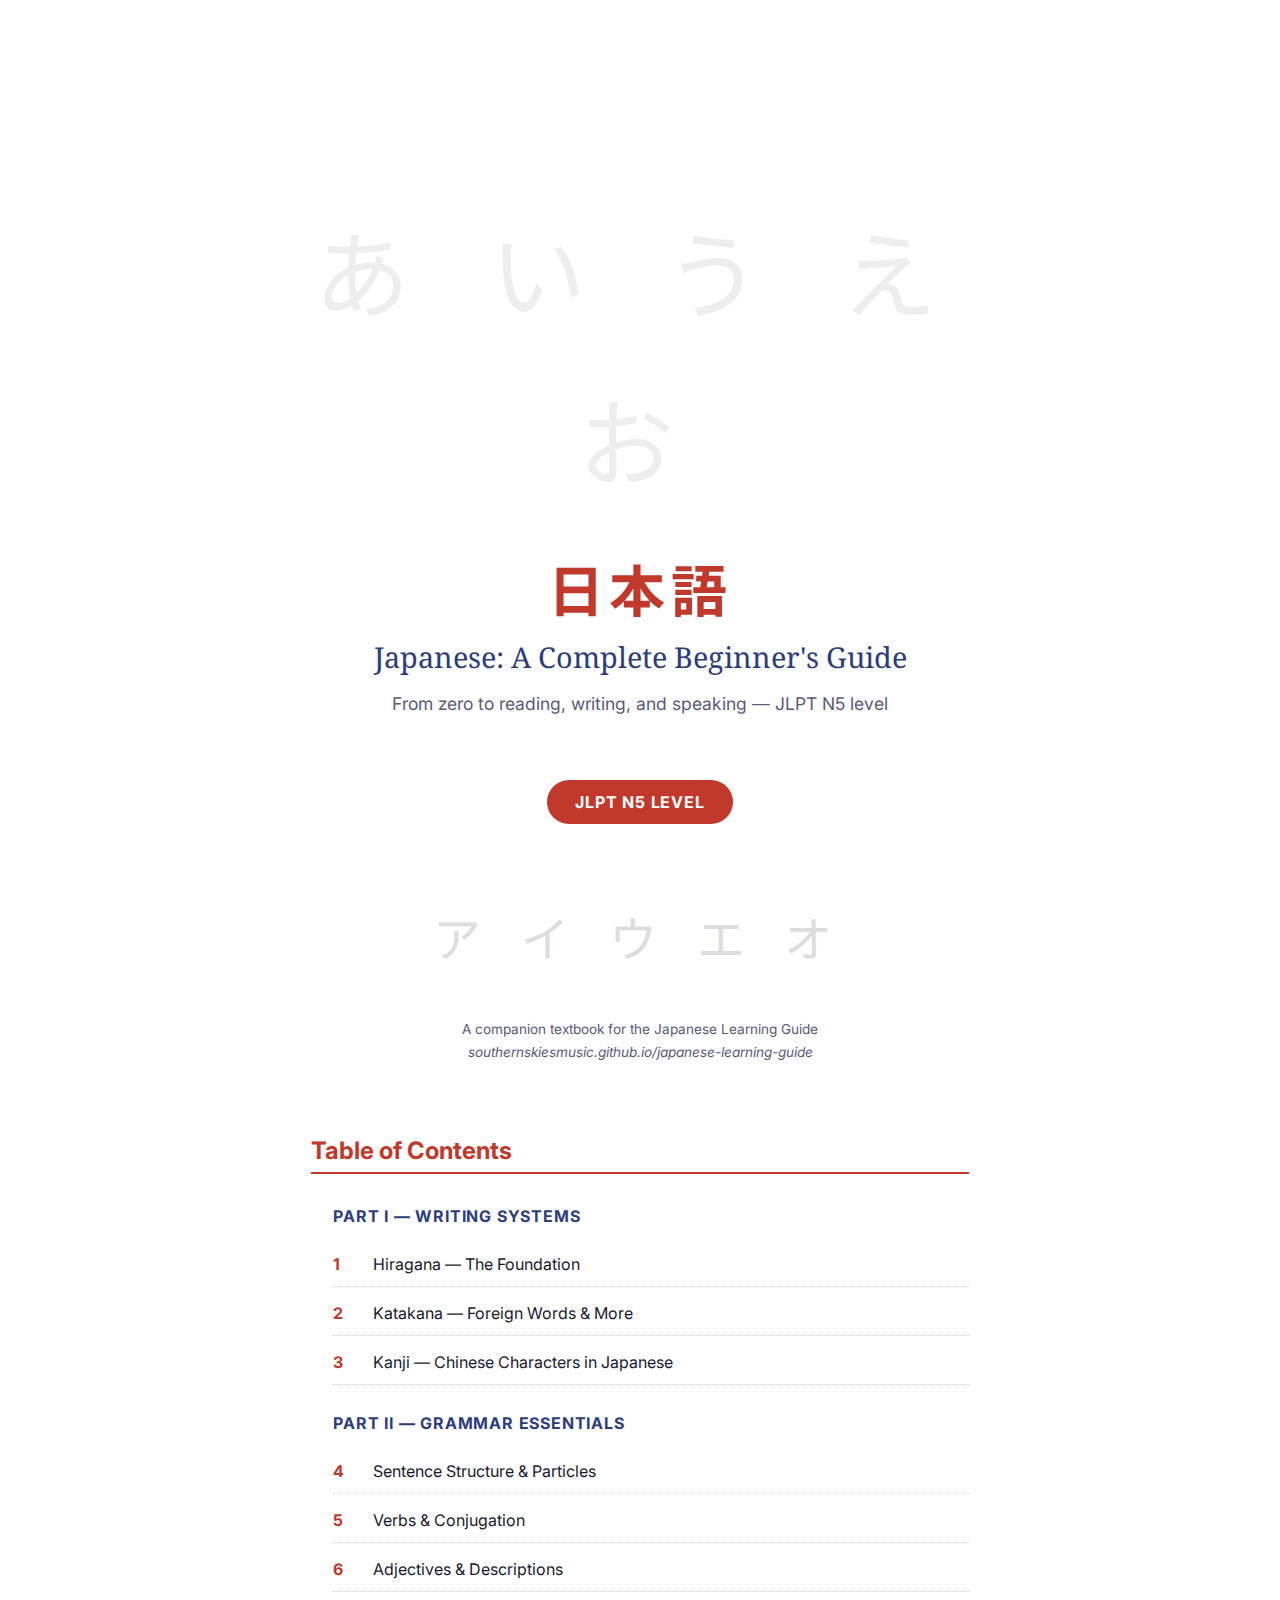
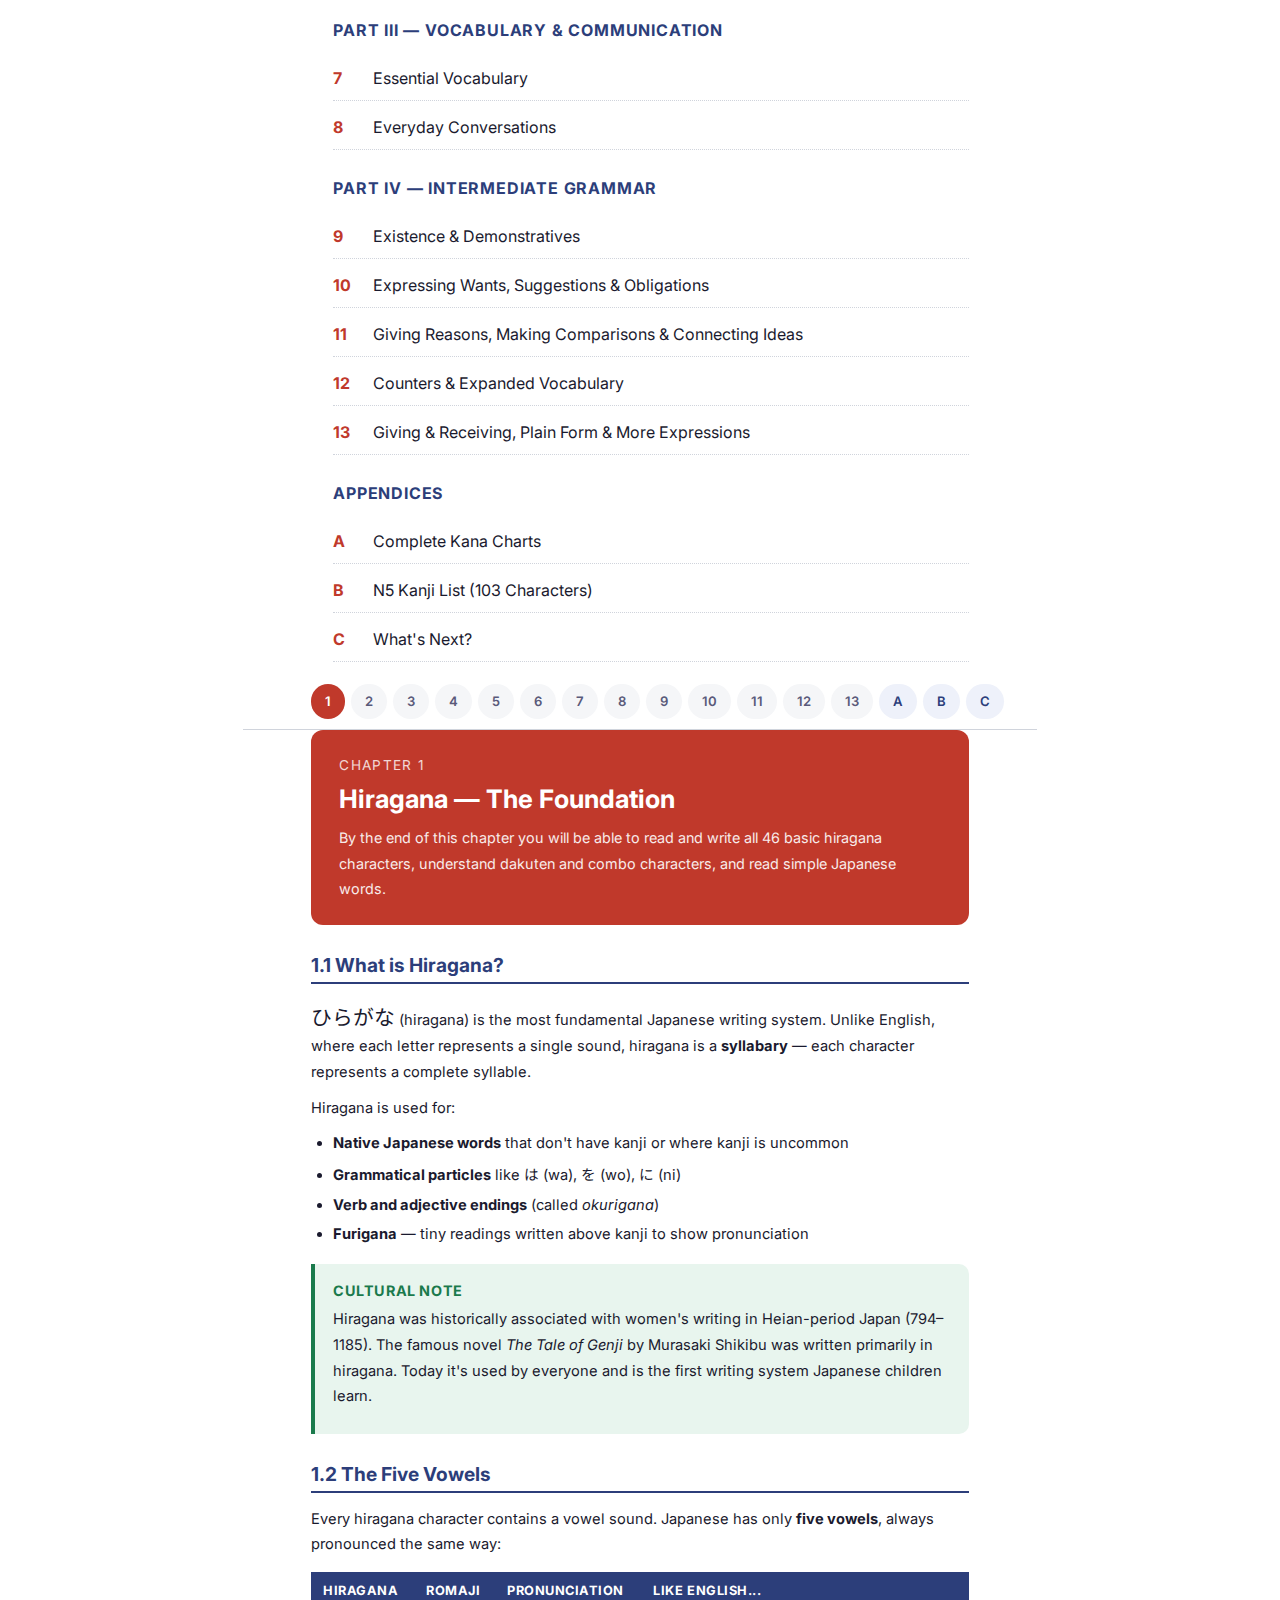
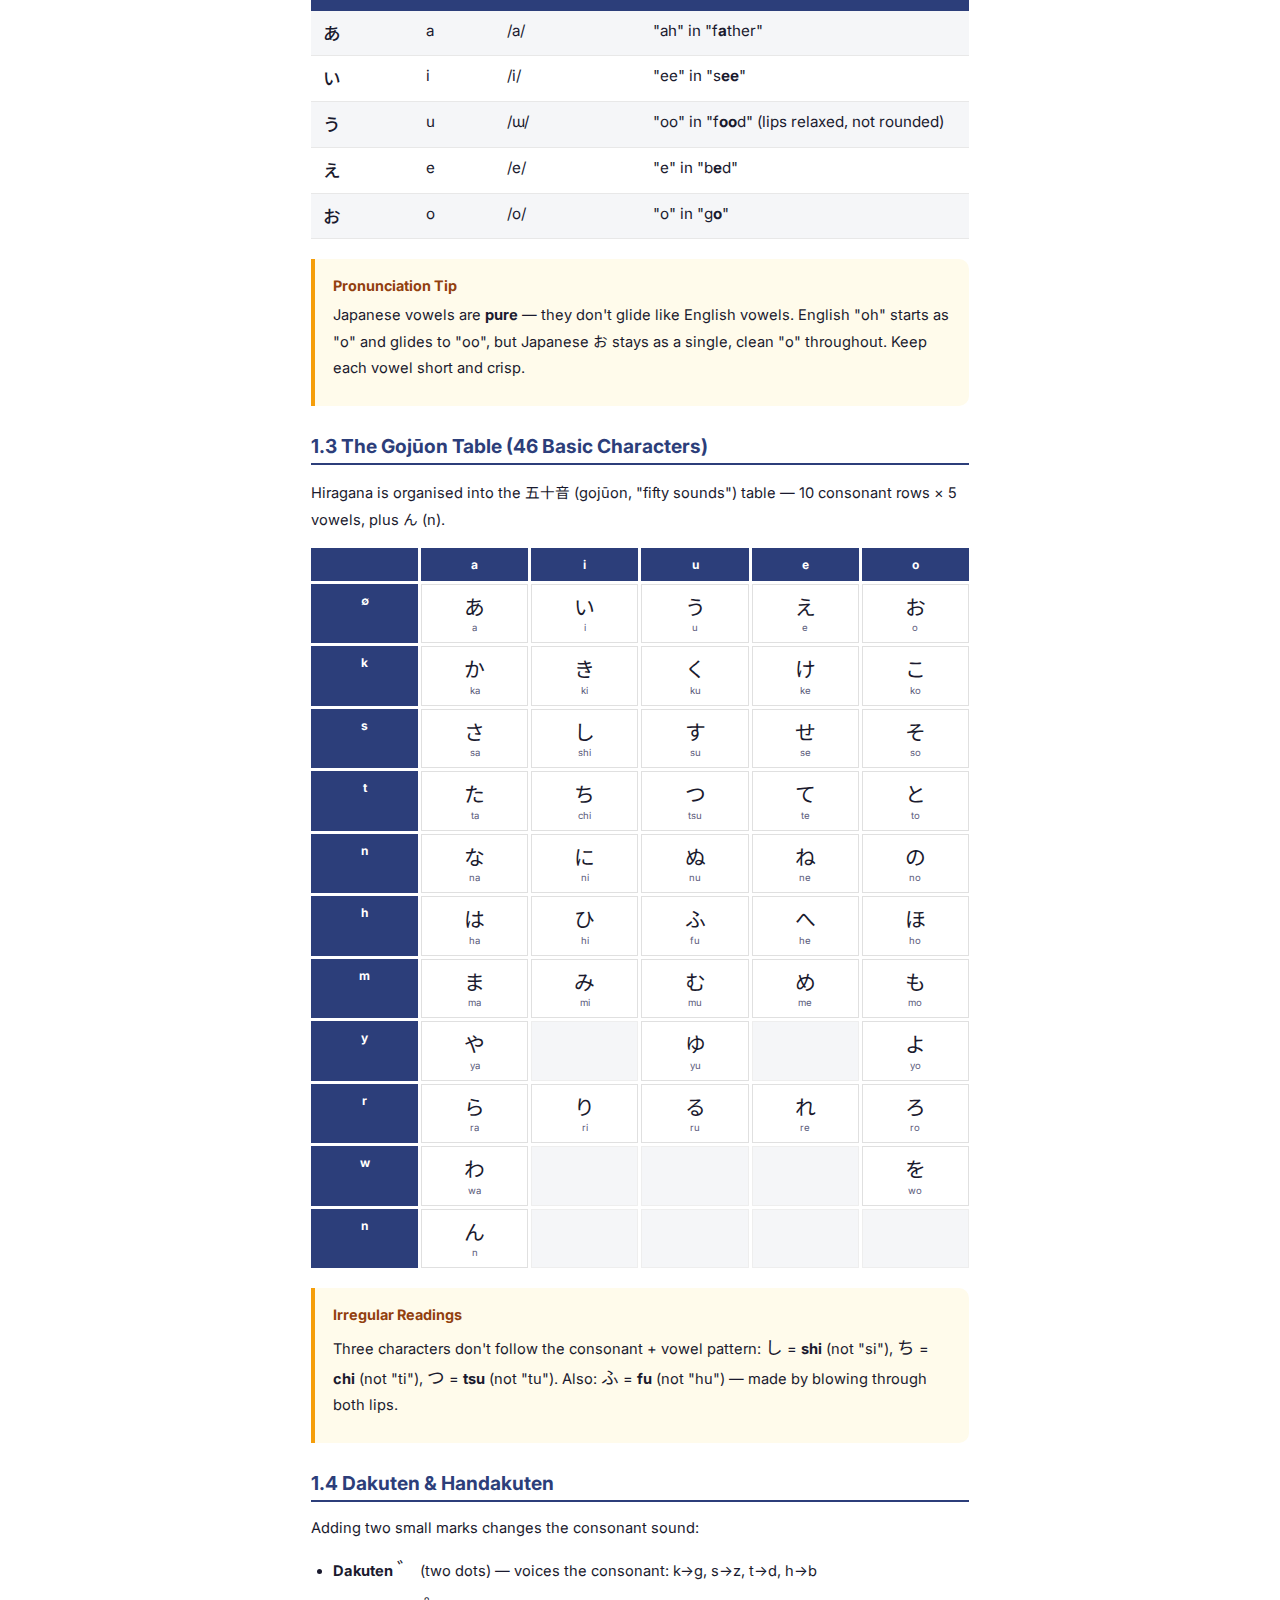
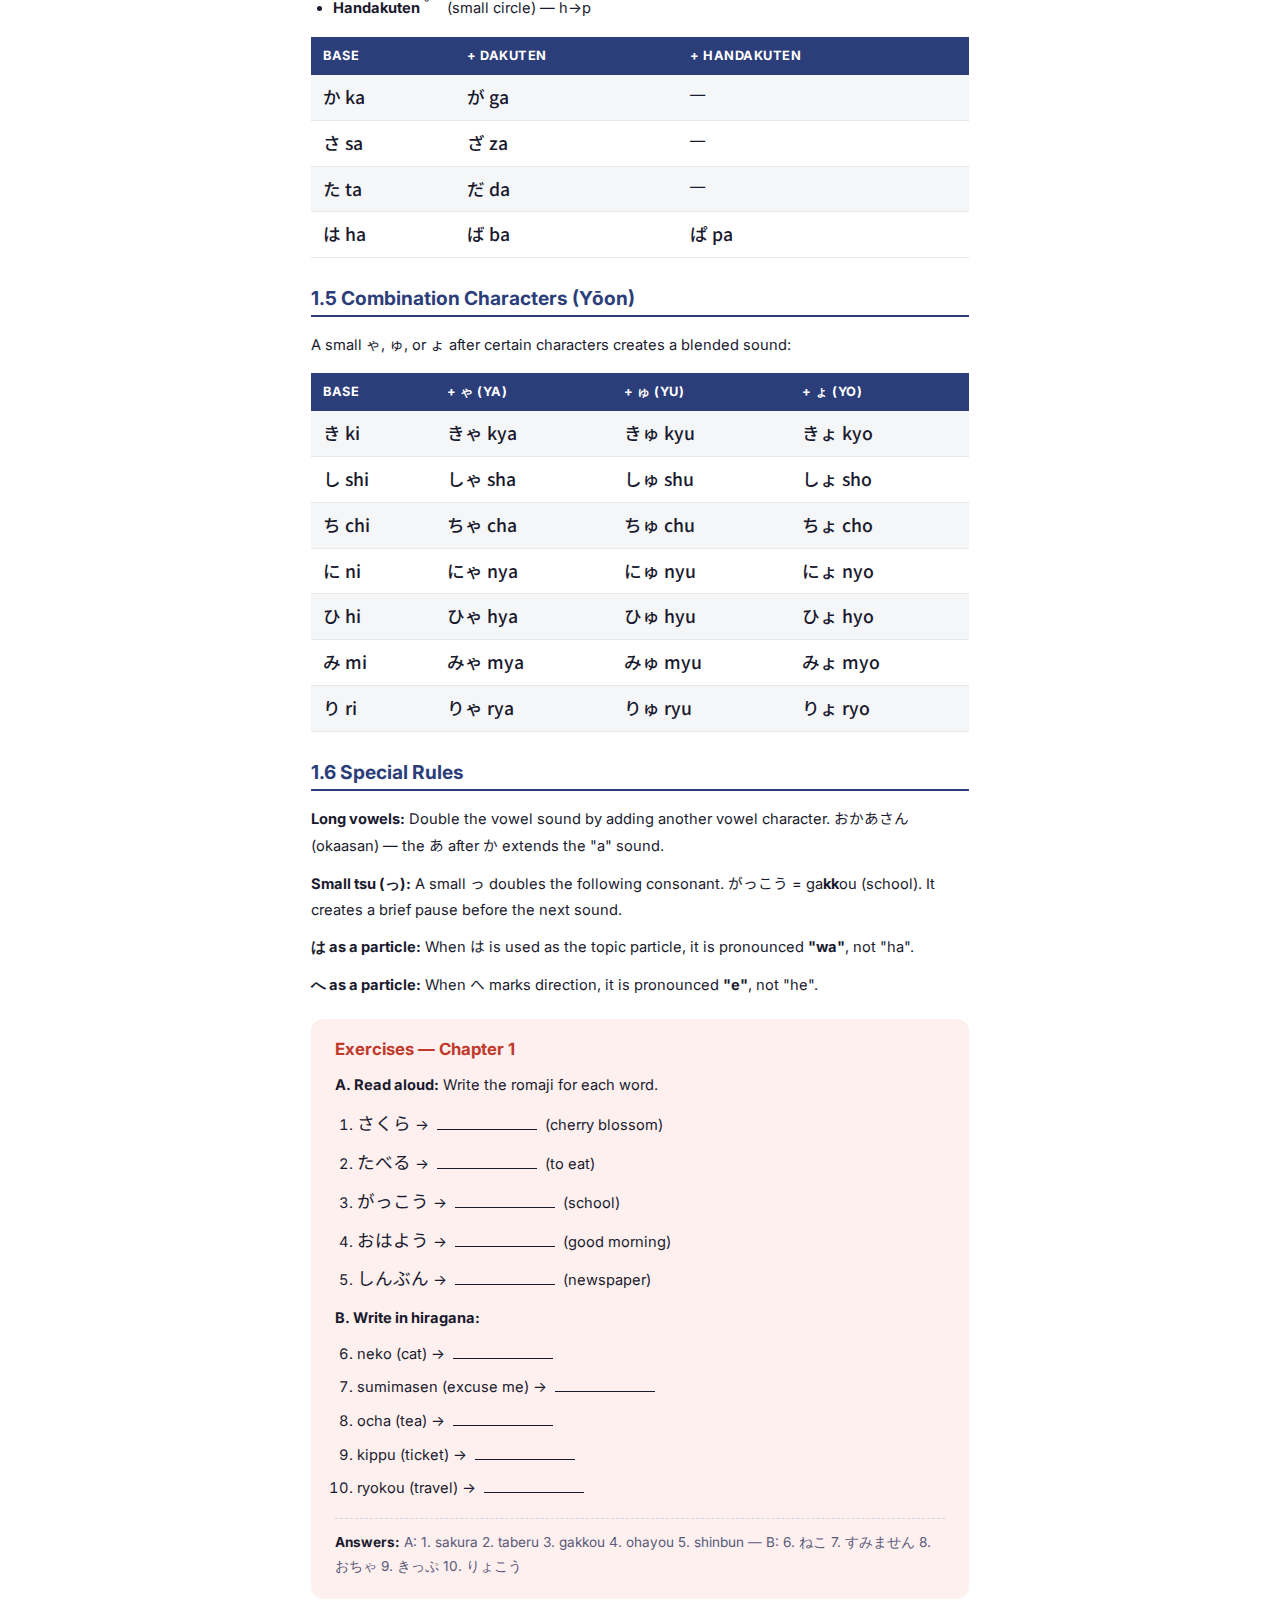
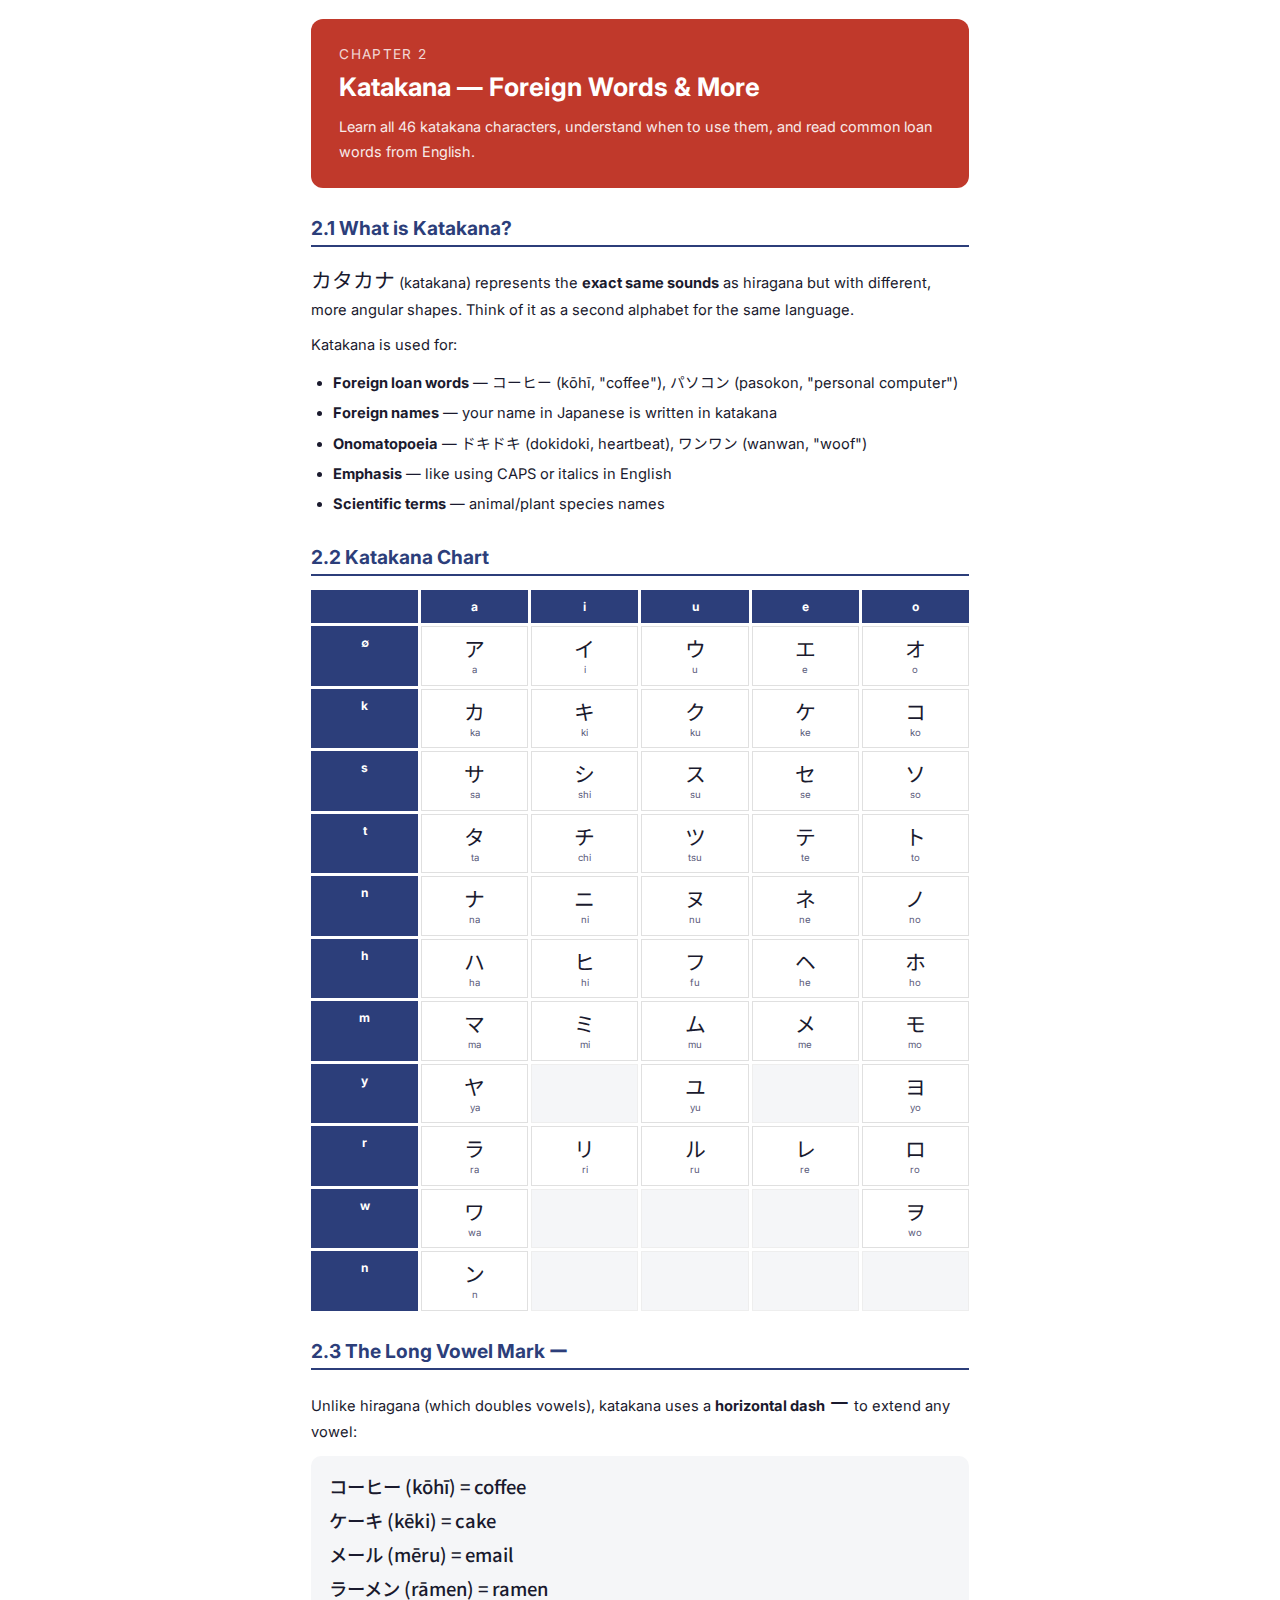
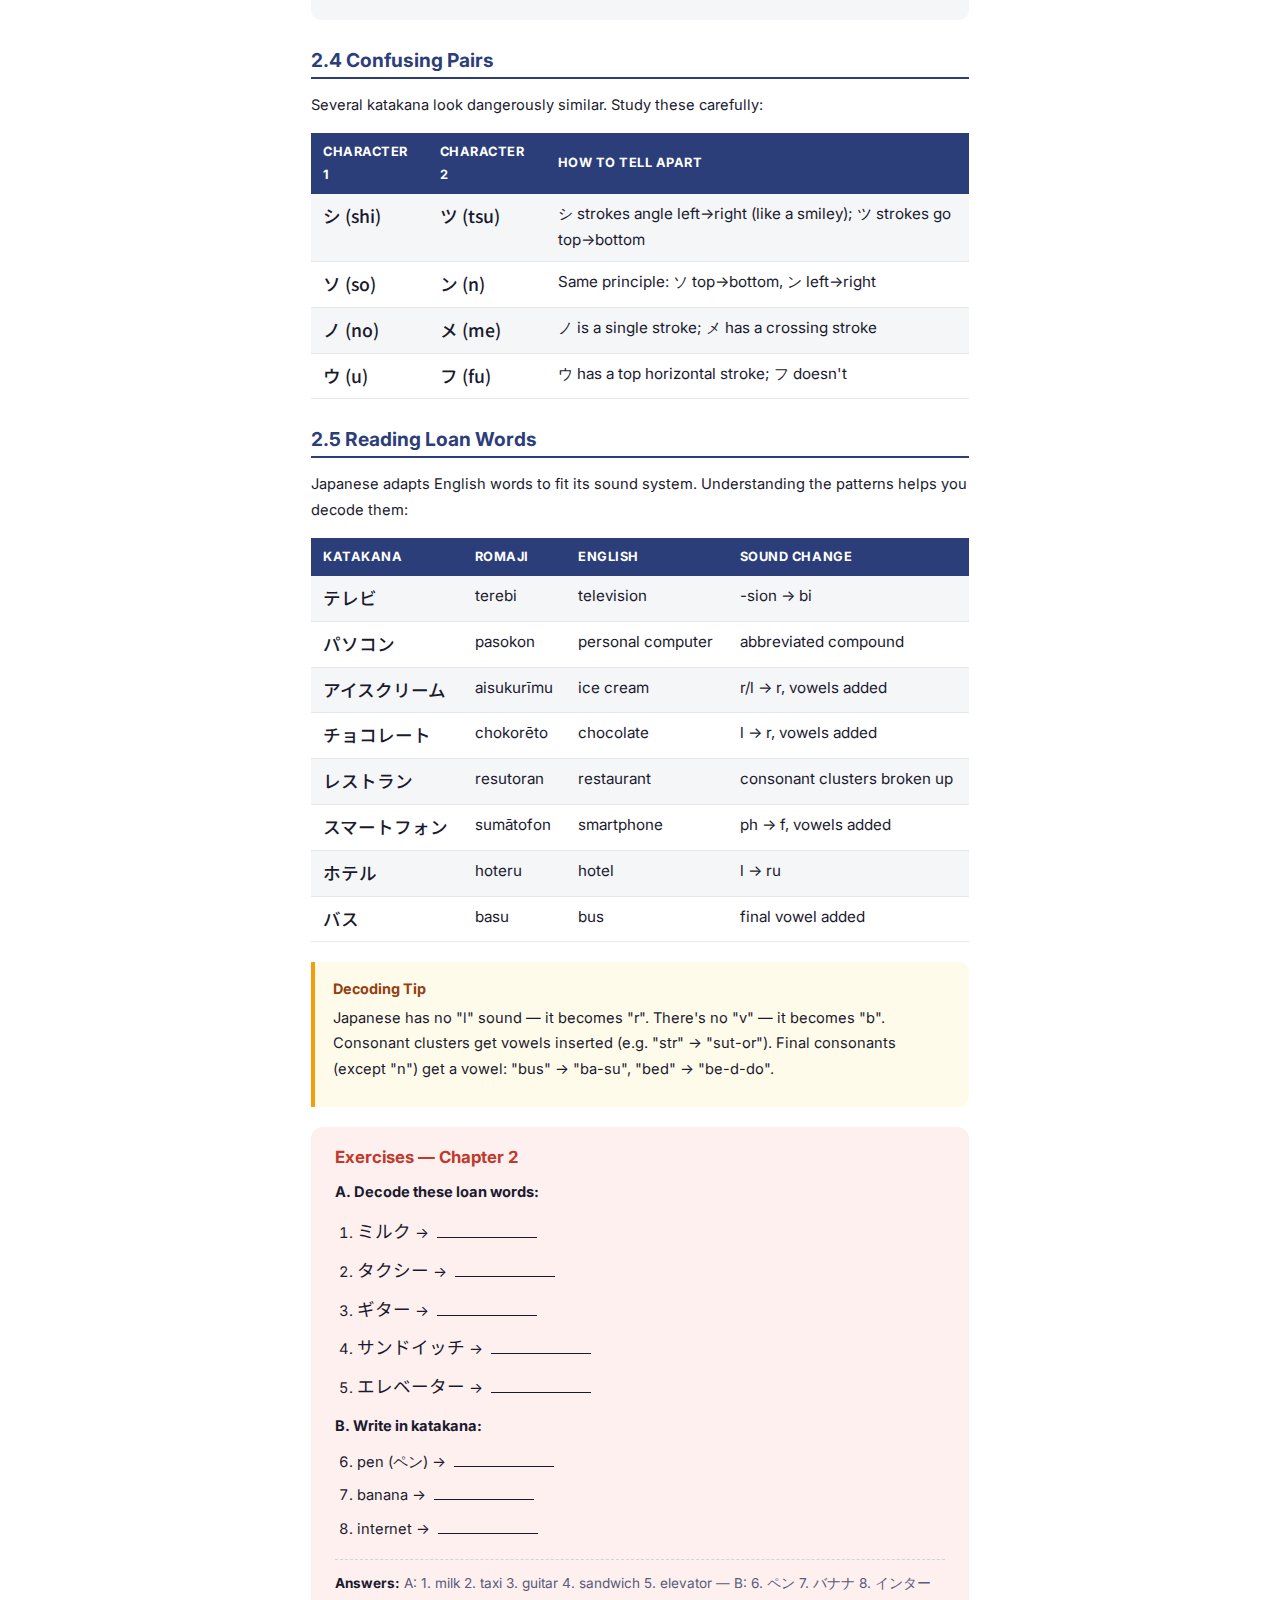
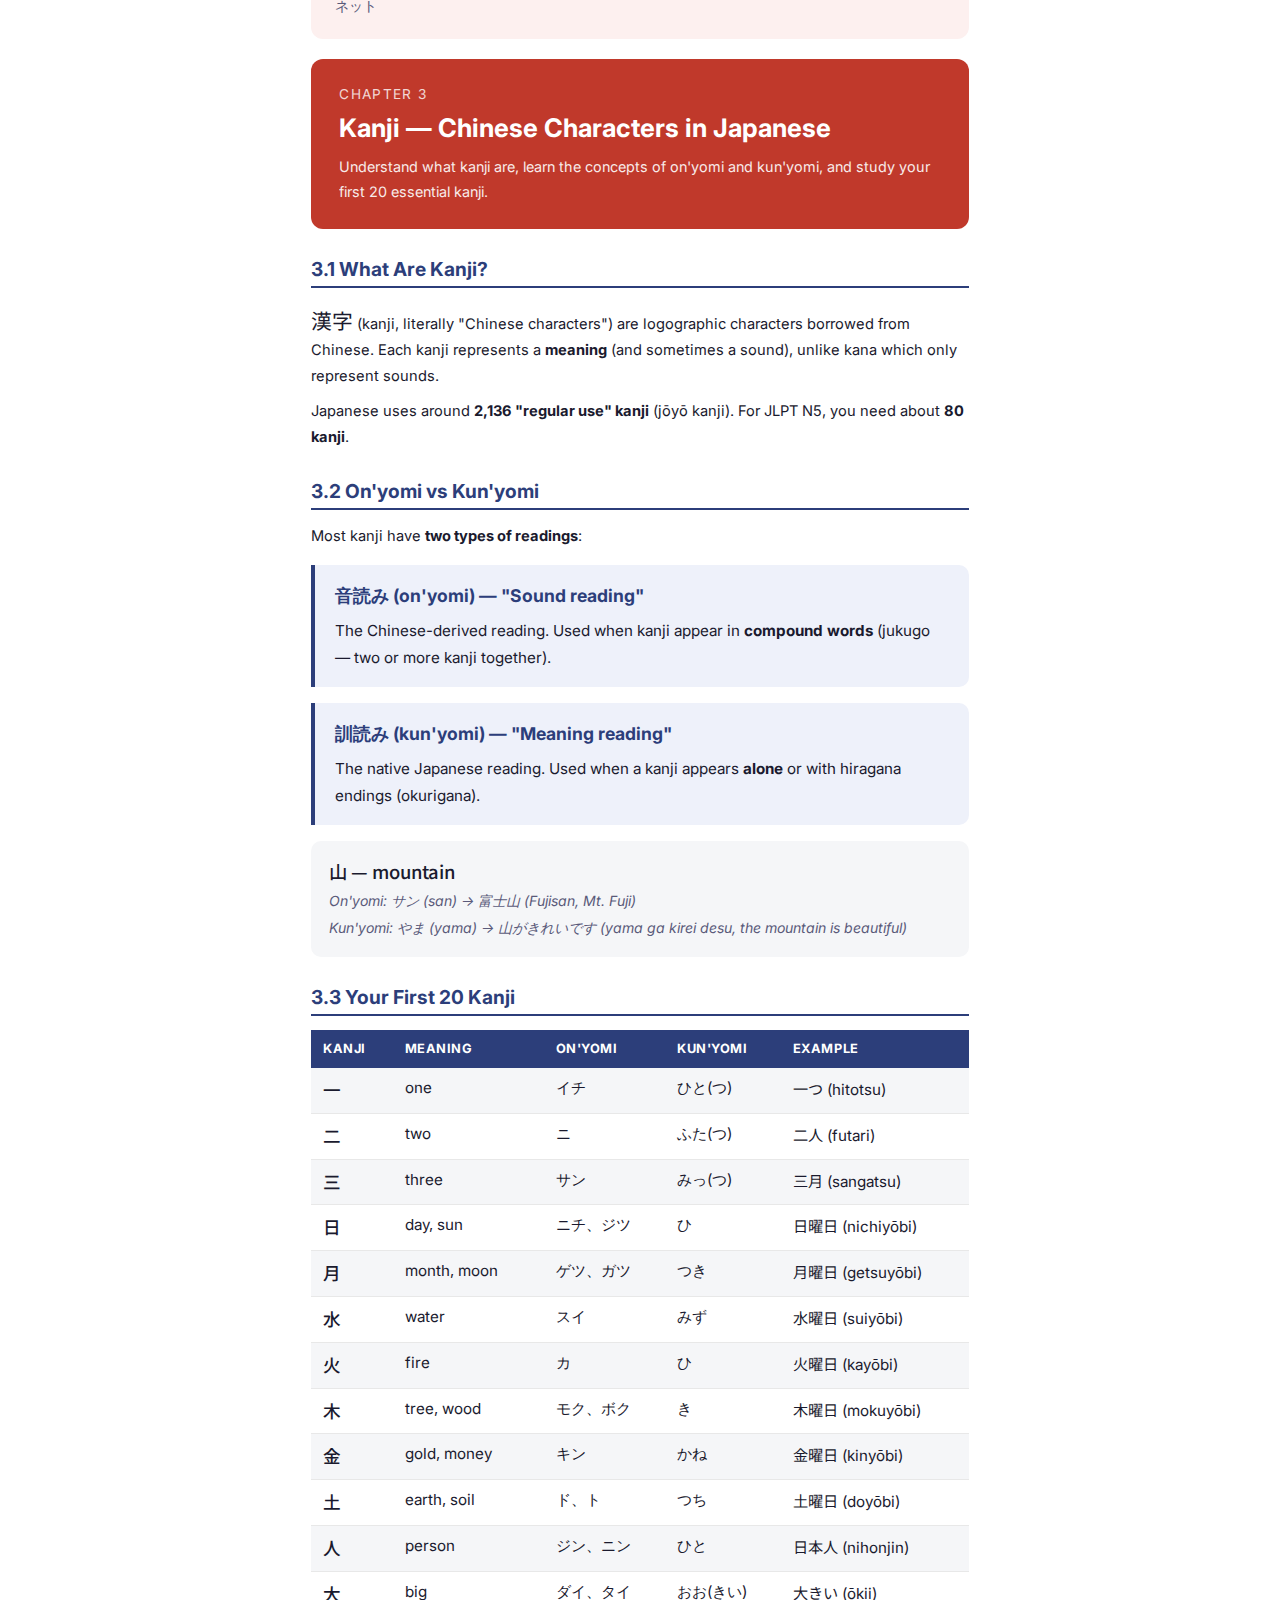
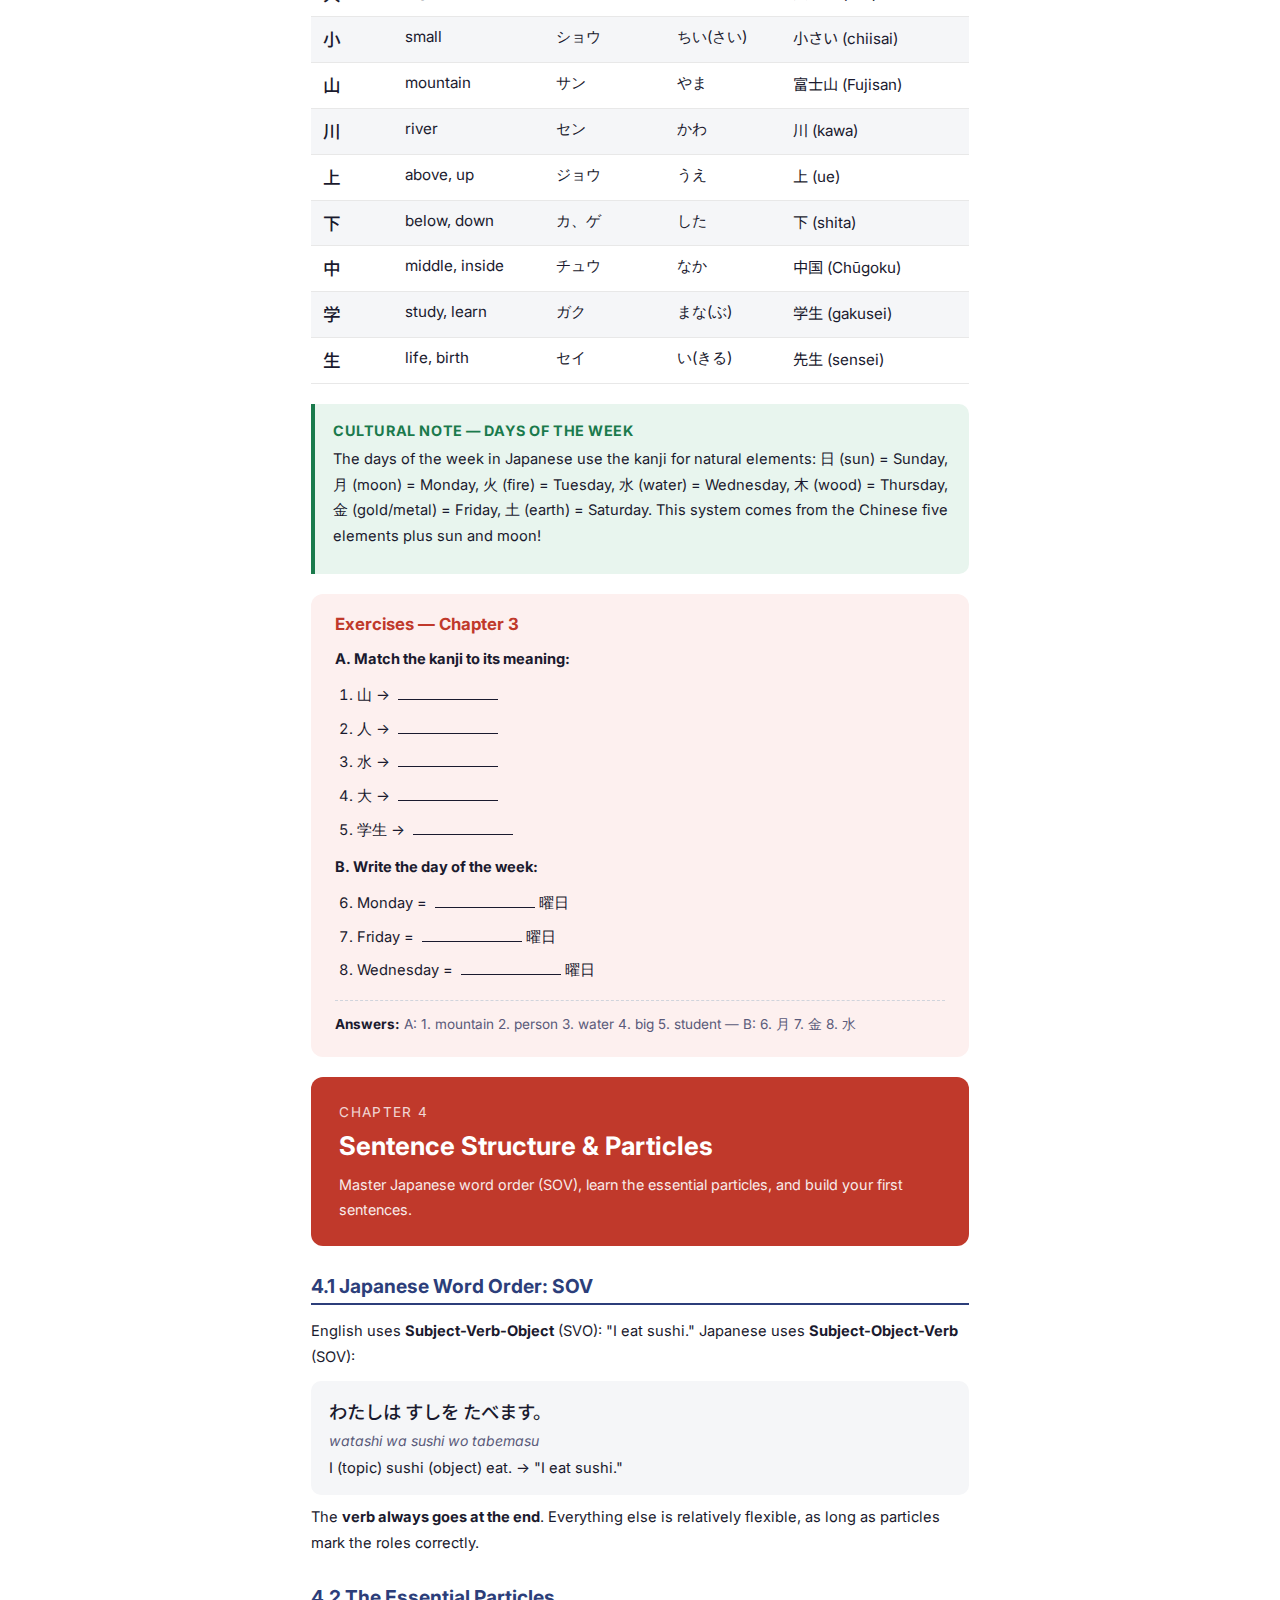
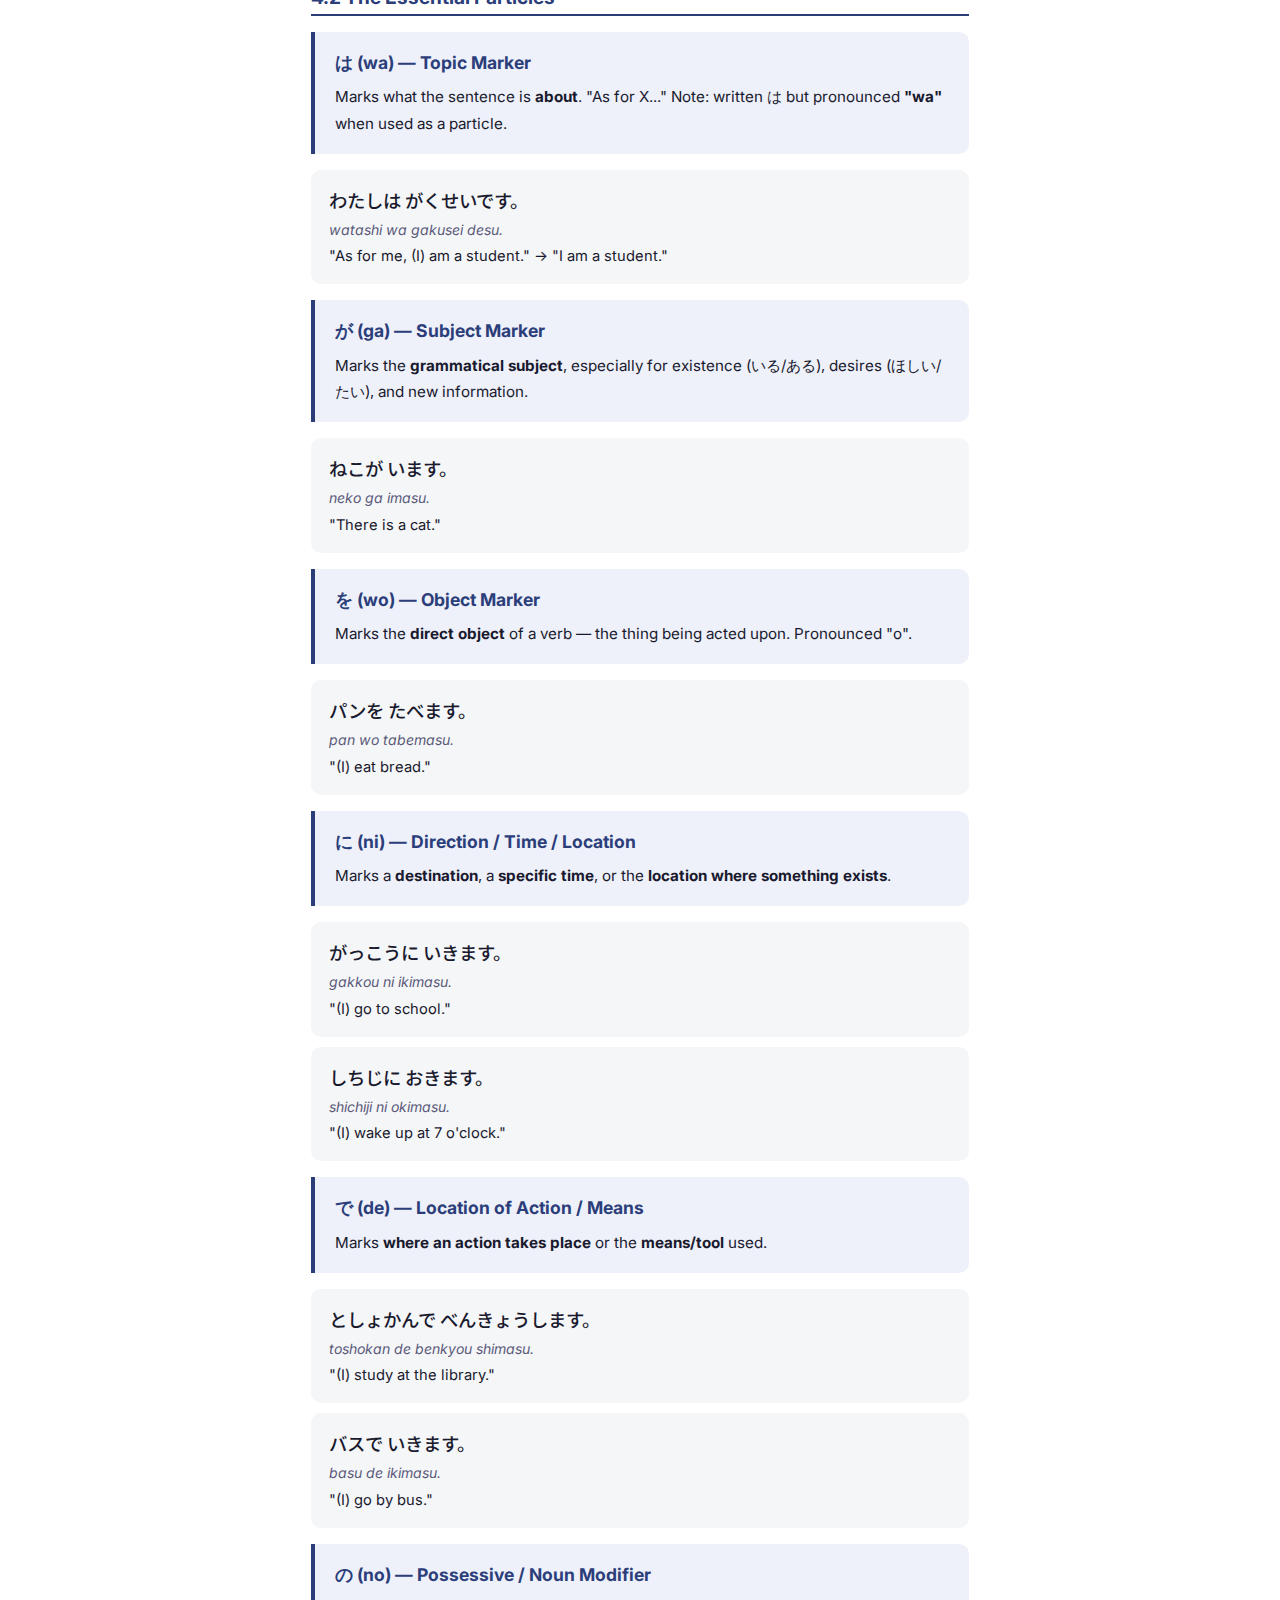
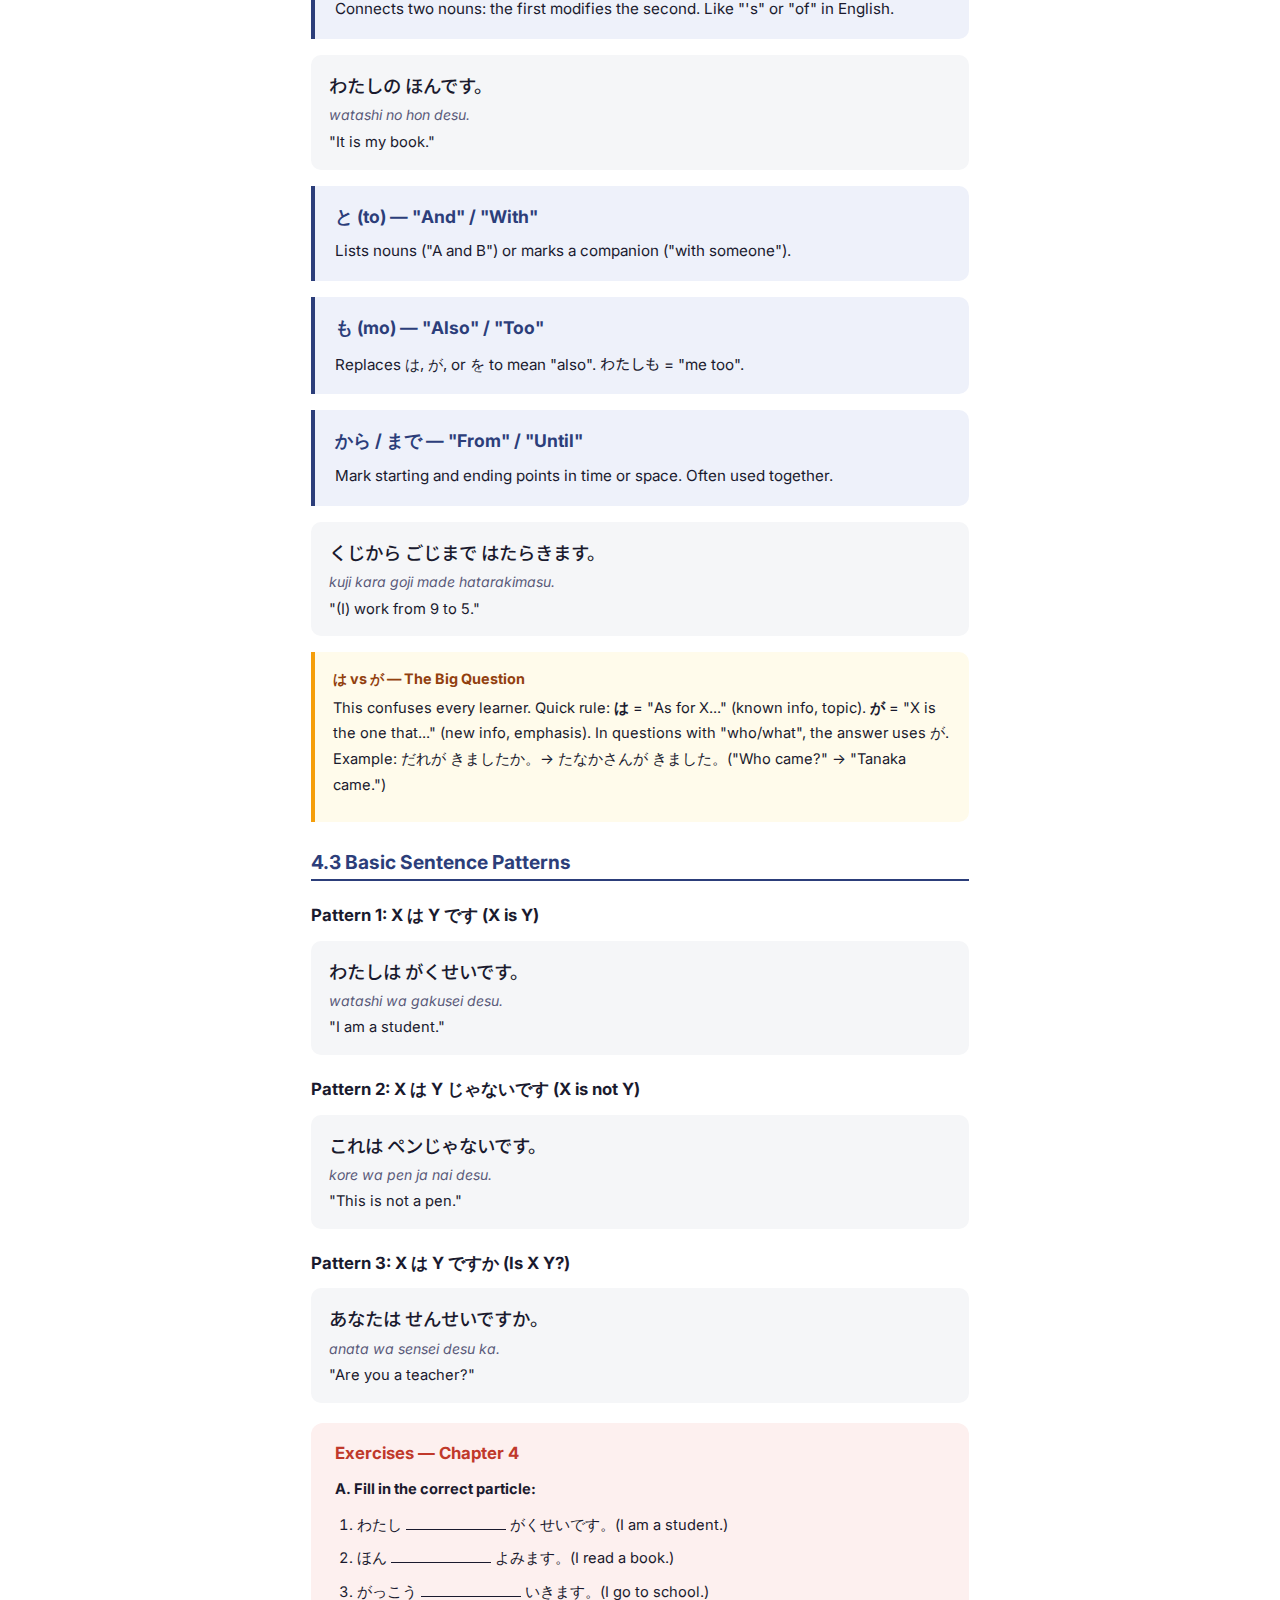
<file: textbook.html>
<!DOCTYPE html>
<html lang="en">
<head>
<meta charset="UTF-8">
<meta name="viewport" content="width=device-width, initial-scale=1.0">
<title>Japanese: A Complete Beginner's Guide — JLPT N5</title>
<link rel="preconnect" href="https://fonts.googleapis.com">
<link href="https://fonts.googleapis.com/css2?family=Noto+Sans+JP:wght@400;500;700&family=Noto+Serif:wght@400;700&family=Inter:wght@400;500;600;700&display=swap" rel="stylesheet">
<style>
/* ===== Base ===== */
*, *::before, *::after { box-sizing: border-box; margin: 0; padding: 0; }
:root {
    --jp: 'Noto Sans JP', sans-serif;
    --serif: 'Noto Serif', 'Georgia', serif;
    --sans: 'Inter', sans-serif;
    --red: #c0392b;
    --red-light: #fdf0ef;
    --blue: #2c3e7a;
    --blue-light: #eef1fa;
    --green: #1a7a4c;
    --green-light: #e8f5ee;
    --gray: #f5f6f8;
    --border: #d0d4dc;
    --text: #1a1a2e;
    --text-light: #5a5a7a;
}
body {
    font-family: var(--sans);
    color: var(--text);
    line-height: 1.75;
    font-size: 11pt;
    max-width: 210mm;
    margin: 0 auto;
    padding: 20mm 18mm;
    background: #fff;
}
h1, h2, h3, h4, h5 { line-height: 1.3; }
.jp { font-family: var(--jp); }

/* ===== Cover ===== */
.cover {
    text-align: center;
    padding: 80px 0 60px;
    page-break-after: always;
}
.cover h1 {
    font-family: var(--jp);
    font-size: 3.5rem;
    color: var(--red);
    margin-bottom: 8px;
    letter-spacing: 0.1em;
}
.cover .subtitle {
    font-family: var(--serif);
    font-size: 1.8rem;
    color: var(--blue);
    margin-bottom: 6px;
}
.cover .tagline {
    font-size: 1.1rem;
    color: var(--text-light);
    margin-bottom: 60px;
}
.cover .level-badge {
    display: inline-block;
    background: var(--red);
    color: #fff;
    font-weight: 700;
    font-size: 1rem;
    padding: 8px 28px;
    border-radius: 30px;
    letter-spacing: 0.05em;
    margin-bottom: 40px;
}
.cover .toc-label {
    font-size: 0.85rem;
    text-transform: uppercase;
    letter-spacing: 0.1em;
    color: var(--text-light);
    margin-bottom: 10px;
}
.cover .decorative {
    font-family: var(--jp);
    font-size: 6rem;
    color: #eee;
    margin: 30px 0;
    letter-spacing: 0.3em;
    user-select: none;
}

/* ===== TOC ===== */
.toc { page-break-after: always; }
.toc h2 { font-size: 1.5rem; color: var(--red); margin-bottom: 20px; border-bottom: 2px solid var(--red); padding-bottom: 6px; }
.toc-list { list-style: none; }
.toc-list li {
    display: flex; justify-content: space-between; align-items: baseline;
    padding: 8px 0; border-bottom: 1px dotted var(--border);
    font-size: 1rem;
}
.toc-list li .ch-num { font-weight: 700; color: var(--red); min-width: 40px; }
.toc-list li .ch-title { flex: 1; }
.toc-section { font-weight: 700; color: var(--blue); margin-top: 16px; padding: 4px 0; border-bottom: none !important; font-size: 0.85rem; text-transform: uppercase; letter-spacing: 0.05em; }

/* ===== Chapter ===== */
.chapter { page-break-before: always; }
.chapter-header {
    background: var(--red);
    color: #fff;
    padding: 24px 28px;
    border-radius: 12px;
    margin-bottom: 28px;
}
.chapter-header .ch-num { font-size: 0.85rem; text-transform: uppercase; letter-spacing: 0.1em; opacity: 0.8; }
.chapter-header h2 { font-size: 1.6rem; margin-top: 4px; }
.chapter-header .ch-goals { margin-top: 10px; font-size: 0.9rem; opacity: 0.9; }

.section-title {
    font-size: 1.2rem;
    color: var(--blue);
    border-bottom: 2px solid var(--blue);
    padding-bottom: 4px;
    margin: 28px 0 14px;
}
.subsection { font-size: 1.05rem; font-weight: 700; color: var(--text); margin: 20px 0 8px; }

/* ===== Vocab Table ===== */
.vocab-table {
    width: 100%;
    border-collapse: collapse;
    margin: 14px 0 20px;
    font-size: 0.95rem;
}
.vocab-table th {
    background: var(--blue);
    color: #fff;
    padding: 8px 12px;
    text-align: left;
    font-size: 0.8rem;
    text-transform: uppercase;
    letter-spacing: 0.04em;
}
.vocab-table td {
    padding: 7px 12px;
    border-bottom: 1px solid #e8e8e8;
    vertical-align: top;
}
.vocab-table tr:nth-child(even) td { background: var(--gray); }
.vocab-table .jp-cell { font-family: var(--jp); font-size: 1.1rem; font-weight: 500; }
.vocab-table .reading { color: var(--text-light); font-size: 0.85rem; }

/* ===== Kana Chart ===== */
.kana-grid {
    display: grid;
    grid-template-columns: repeat(6, 1fr);
    gap: 3px;
    margin: 14px 0 20px;
    font-family: var(--jp);
}
.kana-grid .header { background: var(--blue); color: #fff; font-family: var(--sans); font-size: 0.75rem; font-weight: 700; text-align: center; padding: 6px 4px; }
.kana-grid .cell {
    text-align: center;
    padding: 8px 4px;
    border: 1px solid #e0e0e0;
    background: #fff;
    font-size: 1.3rem;
    line-height: 1.3;
}
.kana-grid .cell small { display: block; font-size: 0.6rem; color: var(--text-light); font-family: var(--sans); margin-top: 2px; }
.kana-grid .cell.empty { background: var(--gray); border-color: #eee; }

/* ===== Grammar Box ===== */
.grammar-box {
    background: var(--blue-light);
    border-left: 4px solid var(--blue);
    border-radius: 0 10px 10px 0;
    padding: 16px 20px;
    margin: 16px 0;
}
.grammar-box .pattern {
    font-size: 1.1rem;
    font-weight: 700;
    color: var(--blue);
    margin-bottom: 6px;
}
.grammar-box .meaning { font-size: 0.95rem; color: var(--text); }

/* ===== Example Sentences ===== */
.example {
    background: var(--gray);
    border-radius: 10px;
    padding: 14px 18px;
    margin: 10px 0;
}
.example .jp-line {
    font-family: var(--jp);
    font-size: 1.15rem;
    font-weight: 500;
    color: var(--text);
    margin-bottom: 2px;
}
.example .romaji-line {
    font-style: italic;
    color: var(--text-light);
    font-size: 0.88rem;
    margin-bottom: 2px;
}
.example .en-line {
    color: var(--text);
    font-size: 0.92rem;
}

/* ===== Cultural Note ===== */
.culture-note {
    background: var(--green-light);
    border-left: 4px solid var(--green);
    border-radius: 0 10px 10px 0;
    padding: 14px 18px;
    margin: 16px 0;
}
.culture-note .note-title {
    font-weight: 700;
    color: var(--green);
    font-size: 0.9rem;
    text-transform: uppercase;
    letter-spacing: 0.04em;
    margin-bottom: 4px;
}

/* ===== Tip Box ===== */
.tip-box {
    background: #fffbeb;
    border-left: 4px solid #f59e0b;
    border-radius: 0 10px 10px 0;
    padding: 14px 18px;
    margin: 16px 0;
}
.tip-box .tip-title { font-weight: 700; color: #92400e; font-size: 0.9rem; margin-bottom: 4px; }

/* ===== Exercise ===== */
.exercises {
    background: var(--red-light);
    border-radius: 12px;
    padding: 20px 24px;
    margin: 20px 0;
}
.exercises h4 { color: var(--red); margin-bottom: 12px; font-size: 1.05rem; }
.exercises ol, .exercises ul { padding-left: 22px; }
.exercises li { margin-bottom: 8px; }
.exercises .answer-line {
    display: inline-block;
    width: 100px;
    border-bottom: 1px solid var(--text);
    margin: 0 4px;
}
.exercises .answer-key {
    margin-top: 16px;
    padding-top: 12px;
    border-top: 1px dashed var(--border);
    font-size: 0.85rem;
    color: var(--text-light);
}

/* ===== Conjugation Table ===== */
.conj-table { width: 100%; border-collapse: collapse; margin: 14px 0 20px; font-size: 0.92rem; }
.conj-table th { background: var(--red); color: #fff; padding: 7px 10px; text-align: left; font-size: 0.8rem; }
.conj-table td { padding: 6px 10px; border-bottom: 1px solid #e8e8e8; }
.conj-table td.jp-cell { font-family: var(--jp); font-size: 1.05rem; }
.conj-table tr:nth-child(even) td { background: var(--gray); }

/* ===== Two Columns ===== */
.two-col { display: grid; grid-template-columns: 1fr 1fr; gap: 20px; }

/* ===== Page Break ===== */
.page-break { page-break-before: always; }

/* ===== Print Styles ===== */
@media print {
    body { padding: 15mm; font-size: 10pt; }
    .chapter { page-break-before: always; }
    .no-break { page-break-inside: avoid; }
    .chapter-header { -webkit-print-color-adjust: exact; print-color-adjust: exact; }
    .grammar-box, .culture-note, .tip-box, .exercises, .example { -webkit-print-color-adjust: exact; print-color-adjust: exact; }
    .vocab-table th, .conj-table th, .kana-grid .header { -webkit-print-color-adjust: exact; print-color-adjust: exact; }
    .vocab-table tr:nth-child(even) td, .conj-table tr:nth-child(even) td { -webkit-print-color-adjust: exact; print-color-adjust: exact; }
}

p { margin-bottom: 10px; }
ul, ol { margin-bottom: 12px; padding-left: 22px; }
li { margin-bottom: 4px; }
strong { color: var(--text); }

/* ===== Tab Navigation ===== */
.tab-nav {
    display: flex; gap: 6px; overflow-x: auto; -webkit-overflow-scrolling: touch;
    padding: 10px 18mm; margin: 0 -18mm;
    position: sticky; top: 0; z-index: 100; background: #fff;
    border-bottom: 1px solid var(--border);
    scrollbar-width: thin; scrollbar-color: rgba(128,128,128,0.3) transparent;
}
.tab-nav::-webkit-scrollbar { height: 4px; }
.tab-nav::-webkit-scrollbar-thumb { background: rgba(128,128,128,0.3); border-radius: 2px; }
.tab-btn {
    flex-shrink: 0; padding: 6px 14px; border-radius: 18px;
    background: var(--gray); color: var(--text-light); text-decoration: none;
    font-size: 0.82rem; font-weight: 600; transition: all 0.2s; white-space: nowrap;
}
.tab-btn:hover { background: var(--red-light); color: var(--red); }
.tab-btn.active { background: var(--red); color: #fff; }
.tab-app { background: var(--blue-light); color: var(--blue); }
.tab-app:hover { background: var(--blue); color: #fff; }
.tab-app.active { background: var(--blue); color: #fff; }
@media print { .tab-nav { display: none; } }
</style>
</head>
<body>

<!-- ════════════════════════════════════════════ COVER ════════════════════════════════════════════ -->
<div class="cover">
    <div class="decorative">あ い う え お</div>
    <h1 class="jp">日本語</h1>
    <div class="subtitle">Japanese: A Complete Beginner's Guide</div>
    <div class="tagline">From zero to reading, writing, and speaking — JLPT N5 level</div>
    <div class="level-badge">JLPT N5 LEVEL</div>
    <div class="decorative" style="font-size:3rem; color:#ddd;">ア イ ウ エ オ</div>
    <p style="color: var(--text-light); font-size: 0.85rem; margin-top: 40px;">
        A companion textbook for the Japanese Learning Guide<br>
        <em>southernskiesmusic.github.io/japanese-learning-guide</em>
    </p>
</div>

<!-- ════════════════════════════════════════════ TOC ════════════════════════════════════════════ -->
<div class="toc">
    <h2>Table of Contents</h2>
    <ul class="toc-list">
        <li class="toc-section">Part I — Writing Systems</li>
        <li><span class="ch-num">1</span><span class="ch-title">Hiragana — The Foundation</span></li>
        <li><span class="ch-num">2</span><span class="ch-title">Katakana — Foreign Words &amp; More</span></li>
        <li><span class="ch-num">3</span><span class="ch-title">Kanji — Chinese Characters in Japanese</span></li>
        <li class="toc-section">Part II — Grammar Essentials</li>
        <li><span class="ch-num">4</span><span class="ch-title">Sentence Structure &amp; Particles</span></li>
        <li><span class="ch-num">5</span><span class="ch-title">Verbs &amp; Conjugation</span></li>
        <li><span class="ch-num">6</span><span class="ch-title">Adjectives &amp; Descriptions</span></li>
        <li class="toc-section">Part III — Vocabulary &amp; Communication</li>
        <li><span class="ch-num">7</span><span class="ch-title">Essential Vocabulary</span></li>
        <li><span class="ch-num">8</span><span class="ch-title">Everyday Conversations</span></li>
        <li class="toc-section">Part IV — Intermediate Grammar</li>
        <li><span class="ch-num">9</span><span class="ch-title">Existence &amp; Demonstratives</span></li>
        <li><span class="ch-num">10</span><span class="ch-title">Expressing Wants, Suggestions &amp; Obligations</span></li>
        <li><span class="ch-num">11</span><span class="ch-title">Giving Reasons, Making Comparisons &amp; Connecting Ideas</span></li>
        <li><span class="ch-num">12</span><span class="ch-title">Counters &amp; Expanded Vocabulary</span></li>
        <li><span class="ch-num">13</span><span class="ch-title">Giving &amp; Receiving, Plain Form &amp; More Expressions</span></li>
        <li class="toc-section">Appendices</li>
        <li><span class="ch-num">A</span><span class="ch-title">Complete Kana Charts</span></li>
        <li><span class="ch-num">B</span><span class="ch-title">N5 Kanji List (103 Characters)</span></li>
        <li><span class="ch-num">C</span><span class="ch-title">What's Next?</span></li>
    </ul>
</div>

<!-- Tab Navigation -->
<nav class="tab-nav" id="tab-nav">
    <a class="tab-btn" href="#ch1">1</a>
    <a class="tab-btn" href="#ch2">2</a>
    <a class="tab-btn" href="#ch3">3</a>
    <a class="tab-btn" href="#ch4">4</a>
    <a class="tab-btn" href="#ch5">5</a>
    <a class="tab-btn" href="#ch6">6</a>
    <a class="tab-btn" href="#ch7">7</a>
    <a class="tab-btn" href="#ch8">8</a>
    <a class="tab-btn" href="#ch9">9</a>
    <a class="tab-btn" href="#ch10">10</a>
    <a class="tab-btn" href="#ch11">11</a>
    <a class="tab-btn" href="#ch12">12</a>
    <a class="tab-btn" href="#ch13">13</a>
    <a class="tab-btn tab-app" href="#appA">A</a>
    <a class="tab-btn tab-app" href="#appB">B</a>
    <a class="tab-btn tab-app" href="#appC">C</a>
</nav>

<!-- ═══════════════════════════════════════ CHAPTER 1 ═══════════════════════════════════════ -->
<div class="chapter" id="ch1">
    <div class="chapter-header">
        <div class="ch-num">Chapter 1</div>
        <h2>Hiragana — The Foundation</h2>
        <div class="ch-goals">By the end of this chapter you will be able to read and write all 46 basic hiragana characters, understand dakuten and combo characters, and read simple Japanese words.</div>
    </div>

    <h3 class="section-title">1.1 What is Hiragana?</h3>
    <p><span class="jp" style="font-size:1.3rem;">ひらがな</span> (hiragana) is the most fundamental Japanese writing system. Unlike English, where each letter represents a single sound, hiragana is a <strong>syllabary</strong> — each character represents a complete syllable.</p>
    <p>Hiragana is used for:</p>
    <ul>
        <li><strong>Native Japanese words</strong> that don't have kanji or where kanji is uncommon</li>
        <li><strong>Grammatical particles</strong> like <span class="jp">は</span> (wa), <span class="jp">を</span> (wo), <span class="jp">に</span> (ni)</li>
        <li><strong>Verb and adjective endings</strong> (called <em>okurigana</em>)</li>
        <li><strong>Furigana</strong> — tiny readings written above kanji to show pronunciation</li>
    </ul>

    <div class="culture-note">
        <div class="note-title">Cultural Note</div>
        <p>Hiragana was historically associated with women's writing in Heian-period Japan (794–1185). The famous novel <em>The Tale of Genji</em> by Murasaki Shikibu was written primarily in hiragana. Today it's used by everyone and is the first writing system Japanese children learn.</p>
    </div>

    <h3 class="section-title">1.2 The Five Vowels</h3>
    <p>Every hiragana character contains a vowel sound. Japanese has only <strong>five vowels</strong>, always pronounced the same way:</p>

    <table class="vocab-table">
        <tr><th>Hiragana</th><th>Romaji</th><th>Pronunciation</th><th>Like English...</th></tr>
        <tr><td class="jp-cell">あ</td><td>a</td><td>/a/</td><td>"ah" in "f<strong>a</strong>ther"</td></tr>
        <tr><td class="jp-cell">い</td><td>i</td><td>/i/</td><td>"ee" in "s<strong>ee</strong>"</td></tr>
        <tr><td class="jp-cell">う</td><td>u</td><td>/ɯ/</td><td>"oo" in "f<strong>oo</strong>d" (lips relaxed, not rounded)</td></tr>
        <tr><td class="jp-cell">え</td><td>e</td><td>/e/</td><td>"e" in "b<strong>e</strong>d"</td></tr>
        <tr><td class="jp-cell">お</td><td>o</td><td>/o/</td><td>"o" in "g<strong>o</strong>"</td></tr>
    </table>

    <div class="tip-box">
        <div class="tip-title">Pronunciation Tip</div>
        <p>Japanese vowels are <strong>pure</strong> — they don't glide like English vowels. English "oh" starts as "o" and glides to "oo", but Japanese <span class="jp">お</span> stays as a single, clean "o" throughout. Keep each vowel short and crisp.</p>
    </div>

    <h3 class="section-title">1.3 The Gojūon Table (46 Basic Characters)</h3>
    <p>Hiragana is organised into the <span class="jp">五十音</span> (gojūon, "fifty sounds") table — 10 consonant rows × 5 vowels, plus <span class="jp">ん</span> (n).</p>

    <div class="kana-grid">
        <div class="header"></div><div class="header">a</div><div class="header">i</div><div class="header">u</div><div class="header">e</div><div class="header">o</div>
        <div class="header">∅</div><div class="cell"><span class="jp">あ</span><small>a</small></div><div class="cell"><span class="jp">い</span><small>i</small></div><div class="cell"><span class="jp">う</span><small>u</small></div><div class="cell"><span class="jp">え</span><small>e</small></div><div class="cell"><span class="jp">お</span><small>o</small></div>
        <div class="header">k</div><div class="cell"><span class="jp">か</span><small>ka</small></div><div class="cell"><span class="jp">き</span><small>ki</small></div><div class="cell"><span class="jp">く</span><small>ku</small></div><div class="cell"><span class="jp">け</span><small>ke</small></div><div class="cell"><span class="jp">こ</span><small>ko</small></div>
        <div class="header">s</div><div class="cell"><span class="jp">さ</span><small>sa</small></div><div class="cell"><span class="jp">し</span><small>shi</small></div><div class="cell"><span class="jp">す</span><small>su</small></div><div class="cell"><span class="jp">せ</span><small>se</small></div><div class="cell"><span class="jp">そ</span><small>so</small></div>
        <div class="header">t</div><div class="cell"><span class="jp">た</span><small>ta</small></div><div class="cell"><span class="jp">ち</span><small>chi</small></div><div class="cell"><span class="jp">つ</span><small>tsu</small></div><div class="cell"><span class="jp">て</span><small>te</small></div><div class="cell"><span class="jp">と</span><small>to</small></div>
        <div class="header">n</div><div class="cell"><span class="jp">な</span><small>na</small></div><div class="cell"><span class="jp">に</span><small>ni</small></div><div class="cell"><span class="jp">ぬ</span><small>nu</small></div><div class="cell"><span class="jp">ね</span><small>ne</small></div><div class="cell"><span class="jp">の</span><small>no</small></div>
        <div class="header">h</div><div class="cell"><span class="jp">は</span><small>ha</small></div><div class="cell"><span class="jp">ひ</span><small>hi</small></div><div class="cell"><span class="jp">ふ</span><small>fu</small></div><div class="cell"><span class="jp">へ</span><small>he</small></div><div class="cell"><span class="jp">ほ</span><small>ho</small></div>
        <div class="header">m</div><div class="cell"><span class="jp">ま</span><small>ma</small></div><div class="cell"><span class="jp">み</span><small>mi</small></div><div class="cell"><span class="jp">む</span><small>mu</small></div><div class="cell"><span class="jp">め</span><small>me</small></div><div class="cell"><span class="jp">も</span><small>mo</small></div>
        <div class="header">y</div><div class="cell"><span class="jp">や</span><small>ya</small></div><div class="cell empty"></div><div class="cell"><span class="jp">ゆ</span><small>yu</small></div><div class="cell empty"></div><div class="cell"><span class="jp">よ</span><small>yo</small></div>
        <div class="header">r</div><div class="cell"><span class="jp">ら</span><small>ra</small></div><div class="cell"><span class="jp">り</span><small>ri</small></div><div class="cell"><span class="jp">る</span><small>ru</small></div><div class="cell"><span class="jp">れ</span><small>re</small></div><div class="cell"><span class="jp">ろ</span><small>ro</small></div>
        <div class="header">w</div><div class="cell"><span class="jp">わ</span><small>wa</small></div><div class="cell empty"></div><div class="cell empty"></div><div class="cell empty"></div><div class="cell"><span class="jp">を</span><small>wo</small></div>
        <div class="header">n</div><div class="cell"><span class="jp">ん</span><small>n</small></div><div class="cell empty"></div><div class="cell empty"></div><div class="cell empty"></div><div class="cell empty"></div>
    </div>

    <div class="tip-box">
        <div class="tip-title">Irregular Readings</div>
        <p>Three characters don't follow the consonant + vowel pattern: <span class="jp" style="font-size:1.1rem;">し</span> = <strong>shi</strong> (not "si"), <span class="jp" style="font-size:1.1rem;">ち</span> = <strong>chi</strong> (not "ti"), <span class="jp" style="font-size:1.1rem;">つ</span> = <strong>tsu</strong> (not "tu"). Also: <span class="jp" style="font-size:1.1rem;">ふ</span> = <strong>fu</strong> (not "hu") — made by blowing through both lips.</p>
    </div>

    <h3 class="section-title">1.4 Dakuten &amp; Handakuten</h3>
    <p>Adding two small marks changes the consonant sound:</p>
    <ul>
        <li><strong>Dakuten</strong> <span class="jp" style="font-size:1.2rem;">゛</span> (two dots) — voices the consonant: k→g, s→z, t→d, h→b</li>
        <li><strong>Handakuten</strong> <span class="jp" style="font-size:1.2rem;">゜</span> (small circle) — h→p</li>
    </ul>

    <table class="vocab-table">
        <tr><th>Base</th><th>+ Dakuten</th><th>+ Handakuten</th></tr>
        <tr><td class="jp-cell">か ka</td><td class="jp-cell">が ga</td><td>—</td></tr>
        <tr><td class="jp-cell">さ sa</td><td class="jp-cell">ざ za</td><td>—</td></tr>
        <tr><td class="jp-cell">た ta</td><td class="jp-cell">だ da</td><td>—</td></tr>
        <tr><td class="jp-cell">は ha</td><td class="jp-cell">ば ba</td><td class="jp-cell">ぱ pa</td></tr>
    </table>

    <h3 class="section-title">1.5 Combination Characters (Yōon)</h3>
    <p>A small <span class="jp">ゃ</span>, <span class="jp">ゅ</span>, or <span class="jp">ょ</span> after certain characters creates a blended sound:</p>
    <table class="vocab-table">
        <tr><th>Base</th><th>+ ゃ (ya)</th><th>+ ゅ (yu)</th><th>+ ょ (yo)</th></tr>
        <tr><td class="jp-cell">き ki</td><td class="jp-cell">きゃ kya</td><td class="jp-cell">きゅ kyu</td><td class="jp-cell">きょ kyo</td></tr>
        <tr><td class="jp-cell">し shi</td><td class="jp-cell">しゃ sha</td><td class="jp-cell">しゅ shu</td><td class="jp-cell">しょ sho</td></tr>
        <tr><td class="jp-cell">ち chi</td><td class="jp-cell">ちゃ cha</td><td class="jp-cell">ちゅ chu</td><td class="jp-cell">ちょ cho</td></tr>
        <tr><td class="jp-cell">に ni</td><td class="jp-cell">にゃ nya</td><td class="jp-cell">にゅ nyu</td><td class="jp-cell">にょ nyo</td></tr>
        <tr><td class="jp-cell">ひ hi</td><td class="jp-cell">ひゃ hya</td><td class="jp-cell">ひゅ hyu</td><td class="jp-cell">ひょ hyo</td></tr>
        <tr><td class="jp-cell">み mi</td><td class="jp-cell">みゃ mya</td><td class="jp-cell">みゅ myu</td><td class="jp-cell">みょ myo</td></tr>
        <tr><td class="jp-cell">り ri</td><td class="jp-cell">りゃ rya</td><td class="jp-cell">りゅ ryu</td><td class="jp-cell">りょ ryo</td></tr>
    </table>

    <h3 class="section-title">1.6 Special Rules</h3>
    <p><strong>Long vowels:</strong> Double the vowel sound by adding another vowel character. <span class="jp">おかあさん</span> (okaasan) — the <span class="jp">あ</span> after <span class="jp">か</span> extends the "a" sound.</p>
    <p><strong>Small tsu (っ):</strong> A small <span class="jp">っ</span> doubles the following consonant. <span class="jp">がっこう</span> = ga<strong>kk</strong>ou (school). It creates a brief pause before the next sound.</p>
    <p><strong>は as a particle:</strong> When <span class="jp">は</span> is used as the topic particle, it is pronounced <strong>"wa"</strong>, not "ha".</p>
    <p><strong>へ as a particle:</strong> When <span class="jp">へ</span> marks direction, it is pronounced <strong>"e"</strong>, not "he".</p>

    <div class="exercises no-break">
        <h4>Exercises — Chapter 1</h4>
        <p><strong>A. Read aloud:</strong> Write the romaji for each word.</p>
        <ol>
            <li><span class="jp" style="font-size:1.1rem;">さくら</span> → <span class="answer-line"></span> (cherry blossom)</li>
            <li><span class="jp" style="font-size:1.1rem;">たべる</span> → <span class="answer-line"></span> (to eat)</li>
            <li><span class="jp" style="font-size:1.1rem;">がっこう</span> → <span class="answer-line"></span> (school)</li>
            <li><span class="jp" style="font-size:1.1rem;">おはよう</span> → <span class="answer-line"></span> (good morning)</li>
            <li><span class="jp" style="font-size:1.1rem;">しんぶん</span> → <span class="answer-line"></span> (newspaper)</li>
        </ol>
        <p><strong>B. Write in hiragana:</strong></p>
        <ol start="6">
            <li>neko (cat) → <span class="answer-line"></span></li>
            <li>sumimasen (excuse me) → <span class="answer-line"></span></li>
            <li>ocha (tea) → <span class="answer-line"></span></li>
            <li>kippu (ticket) → <span class="answer-line"></span></li>
            <li>ryokou (travel) → <span class="answer-line"></span></li>
        </ol>
        <div class="answer-key">
            <strong>Answers:</strong> A: 1. sakura 2. taberu 3. gakkou 4. ohayou 5. shinbun — B: 6. ねこ 7. すみません 8. おちゃ 9. きっぷ 10. りょこう
        </div>
    </div>
</div>

<!-- ═══════════════════════════════════════ CHAPTER 2 ═══════════════════════════════════════ -->
<div class="chapter" id="ch2">
    <div class="chapter-header">
        <div class="ch-num">Chapter 2</div>
        <h2>Katakana — Foreign Words &amp; More</h2>
        <div class="ch-goals">Learn all 46 katakana characters, understand when to use them, and read common loan words from English.</div>
    </div>

    <h3 class="section-title">2.1 What is Katakana?</h3>
    <p><span class="jp" style="font-size:1.3rem;">カタカナ</span> (katakana) represents the <strong>exact same sounds</strong> as hiragana but with different, more angular shapes. Think of it as a second alphabet for the same language.</p>
    <p>Katakana is used for:</p>
    <ul>
        <li><strong>Foreign loan words</strong> — <span class="jp">コーヒー</span> (kōhī, "coffee"), <span class="jp">パソコン</span> (pasokon, "personal computer")</li>
        <li><strong>Foreign names</strong> — your name in Japanese is written in katakana</li>
        <li><strong>Onomatopoeia</strong> — <span class="jp">ドキドキ</span> (dokidoki, heartbeat), <span class="jp">ワンワン</span> (wanwan, "woof")</li>
        <li><strong>Emphasis</strong> — like using CAPS or italics in English</li>
        <li><strong>Scientific terms</strong> — animal/plant species names</li>
    </ul>

    <h3 class="section-title">2.2 Katakana Chart</h3>
    <div class="kana-grid">
        <div class="header"></div><div class="header">a</div><div class="header">i</div><div class="header">u</div><div class="header">e</div><div class="header">o</div>
        <div class="header">∅</div><div class="cell"><span class="jp">ア</span><small>a</small></div><div class="cell"><span class="jp">イ</span><small>i</small></div><div class="cell"><span class="jp">ウ</span><small>u</small></div><div class="cell"><span class="jp">エ</span><small>e</small></div><div class="cell"><span class="jp">オ</span><small>o</small></div>
        <div class="header">k</div><div class="cell"><span class="jp">カ</span><small>ka</small></div><div class="cell"><span class="jp">キ</span><small>ki</small></div><div class="cell"><span class="jp">ク</span><small>ku</small></div><div class="cell"><span class="jp">ケ</span><small>ke</small></div><div class="cell"><span class="jp">コ</span><small>ko</small></div>
        <div class="header">s</div><div class="cell"><span class="jp">サ</span><small>sa</small></div><div class="cell"><span class="jp">シ</span><small>shi</small></div><div class="cell"><span class="jp">ス</span><small>su</small></div><div class="cell"><span class="jp">セ</span><small>se</small></div><div class="cell"><span class="jp">ソ</span><small>so</small></div>
        <div class="header">t</div><div class="cell"><span class="jp">タ</span><small>ta</small></div><div class="cell"><span class="jp">チ</span><small>chi</small></div><div class="cell"><span class="jp">ツ</span><small>tsu</small></div><div class="cell"><span class="jp">テ</span><small>te</small></div><div class="cell"><span class="jp">ト</span><small>to</small></div>
        <div class="header">n</div><div class="cell"><span class="jp">ナ</span><small>na</small></div><div class="cell"><span class="jp">ニ</span><small>ni</small></div><div class="cell"><span class="jp">ヌ</span><small>nu</small></div><div class="cell"><span class="jp">ネ</span><small>ne</small></div><div class="cell"><span class="jp">ノ</span><small>no</small></div>
        <div class="header">h</div><div class="cell"><span class="jp">ハ</span><small>ha</small></div><div class="cell"><span class="jp">ヒ</span><small>hi</small></div><div class="cell"><span class="jp">フ</span><small>fu</small></div><div class="cell"><span class="jp">ヘ</span><small>he</small></div><div class="cell"><span class="jp">ホ</span><small>ho</small></div>
        <div class="header">m</div><div class="cell"><span class="jp">マ</span><small>ma</small></div><div class="cell"><span class="jp">ミ</span><small>mi</small></div><div class="cell"><span class="jp">ム</span><small>mu</small></div><div class="cell"><span class="jp">メ</span><small>me</small></div><div class="cell"><span class="jp">モ</span><small>mo</small></div>
        <div class="header">y</div><div class="cell"><span class="jp">ヤ</span><small>ya</small></div><div class="cell empty"></div><div class="cell"><span class="jp">ユ</span><small>yu</small></div><div class="cell empty"></div><div class="cell"><span class="jp">ヨ</span><small>yo</small></div>
        <div class="header">r</div><div class="cell"><span class="jp">ラ</span><small>ra</small></div><div class="cell"><span class="jp">リ</span><small>ri</small></div><div class="cell"><span class="jp">ル</span><small>ru</small></div><div class="cell"><span class="jp">レ</span><small>re</small></div><div class="cell"><span class="jp">ロ</span><small>ro</small></div>
        <div class="header">w</div><div class="cell"><span class="jp">ワ</span><small>wa</small></div><div class="cell empty"></div><div class="cell empty"></div><div class="cell empty"></div><div class="cell"><span class="jp">ヲ</span><small>wo</small></div>
        <div class="header">n</div><div class="cell"><span class="jp">ン</span><small>n</small></div><div class="cell empty"></div><div class="cell empty"></div><div class="cell empty"></div><div class="cell empty"></div>
    </div>

    <h3 class="section-title">2.3 The Long Vowel Mark ー</h3>
    <p>Unlike hiragana (which doubles vowels), katakana uses a <strong>horizontal dash</strong> <span class="jp" style="font-size:1.3rem;">ー</span> to extend any vowel:</p>
    <div class="example">
        <div class="jp-line">コーヒー (kōhī) = coffee</div>
        <div class="jp-line">ケーキ (kēki) = cake</div>
        <div class="jp-line">メール (mēru) = email</div>
        <div class="jp-line">ラーメン (rāmen) = ramen</div>
    </div>

    <h3 class="section-title">2.4 Confusing Pairs</h3>
    <p>Several katakana look dangerously similar. Study these carefully:</p>
    <table class="vocab-table">
        <tr><th>Character 1</th><th>Character 2</th><th>How to Tell Apart</th></tr>
        <tr><td class="jp-cell">シ (shi)</td><td class="jp-cell">ツ (tsu)</td><td>シ strokes angle left→right (like a smiley); ツ strokes go top→bottom</td></tr>
        <tr><td class="jp-cell">ソ (so)</td><td class="jp-cell">ン (n)</td><td>Same principle: ソ top→bottom, ン left→right</td></tr>
        <tr><td class="jp-cell">ノ (no)</td><td class="jp-cell">メ (me)</td><td>ノ is a single stroke; メ has a crossing stroke</td></tr>
        <tr><td class="jp-cell">ウ (u)</td><td class="jp-cell">フ (fu)</td><td>ウ has a top horizontal stroke; フ doesn't</td></tr>
    </table>

    <h3 class="section-title">2.5 Reading Loan Words</h3>
    <p>Japanese adapts English words to fit its sound system. Understanding the patterns helps you decode them:</p>
    <table class="vocab-table">
        <tr><th>Katakana</th><th>Romaji</th><th>English</th><th>Sound Change</th></tr>
        <tr><td class="jp-cell">テレビ</td><td>terebi</td><td>television</td><td>-sion → bi</td></tr>
        <tr><td class="jp-cell">パソコン</td><td>pasokon</td><td>personal computer</td><td>abbreviated compound</td></tr>
        <tr><td class="jp-cell">アイスクリーム</td><td>aisukurīmu</td><td>ice cream</td><td>r/l → r, vowels added</td></tr>
        <tr><td class="jp-cell">チョコレート</td><td>chokorēto</td><td>chocolate</td><td>l → r, vowels added</td></tr>
        <tr><td class="jp-cell">レストラン</td><td>resutoran</td><td>restaurant</td><td>consonant clusters broken up</td></tr>
        <tr><td class="jp-cell">スマートフォン</td><td>sumātofon</td><td>smartphone</td><td>ph → f, vowels added</td></tr>
        <tr><td class="jp-cell">ホテル</td><td>hoteru</td><td>hotel</td><td>l → ru</td></tr>
        <tr><td class="jp-cell">バス</td><td>basu</td><td>bus</td><td>final vowel added</td></tr>
    </table>

    <div class="tip-box">
        <div class="tip-title">Decoding Tip</div>
        <p>Japanese has no "l" sound — it becomes "r". There's no "v" — it becomes "b". Consonant clusters get vowels inserted (e.g. "str" → "sut-or"). Final consonants (except "n") get a vowel: "bus" → "ba-su", "bed" → "be-d-do".</p>
    </div>

    <div class="exercises no-break">
        <h4>Exercises — Chapter 2</h4>
        <p><strong>A. Decode these loan words:</strong></p>
        <ol>
            <li><span class="jp" style="font-size:1.1rem;">ミルク</span> → <span class="answer-line"></span></li>
            <li><span class="jp" style="font-size:1.1rem;">タクシー</span> → <span class="answer-line"></span></li>
            <li><span class="jp" style="font-size:1.1rem;">ギター</span> → <span class="answer-line"></span></li>
            <li><span class="jp" style="font-size:1.1rem;">サンドイッチ</span> → <span class="answer-line"></span></li>
            <li><span class="jp" style="font-size:1.1rem;">エレベーター</span> → <span class="answer-line"></span></li>
        </ol>
        <p><strong>B. Write in katakana:</strong></p>
        <ol start="6">
            <li>pen (ペン) → <span class="answer-line"></span></li>
            <li>banana → <span class="answer-line"></span></li>
            <li>internet → <span class="answer-line"></span></li>
        </ol>
        <div class="answer-key">
            <strong>Answers:</strong> A: 1. milk 2. taxi 3. guitar 4. sandwich 5. elevator — B: 6. ペン 7. バナナ 8. インターネット
        </div>
    </div>
</div>

<!-- ═══════════════════════════════════════ CHAPTER 3 ═══════════════════════════════════════ -->
<div class="chapter" id="ch3">
    <div class="chapter-header">
        <div class="ch-num">Chapter 3</div>
        <h2>Kanji — Chinese Characters in Japanese</h2>
        <div class="ch-goals">Understand what kanji are, learn the concepts of on'yomi and kun'yomi, and study your first 20 essential kanji.</div>
    </div>

    <h3 class="section-title">3.1 What Are Kanji?</h3>
    <p><span class="jp" style="font-size:1.3rem;">漢字</span> (kanji, literally "Chinese characters") are logographic characters borrowed from Chinese. Each kanji represents a <strong>meaning</strong> (and sometimes a sound), unlike kana which only represent sounds.</p>
    <p>Japanese uses around <strong>2,136 "regular use" kanji</strong> (jōyō kanji). For JLPT N5, you need about <strong>80 kanji</strong>.</p>

    <h3 class="section-title">3.2 On'yomi vs Kun'yomi</h3>
    <p>Most kanji have <strong>two types of readings</strong>:</p>
    <div class="grammar-box">
        <div class="pattern">音読み (on'yomi) — "Sound reading"</div>
        <div class="meaning">The Chinese-derived reading. Used when kanji appear in <strong>compound words</strong> (jukugo — two or more kanji together).</div>
    </div>
    <div class="grammar-box">
        <div class="pattern">訓読み (kun'yomi) — "Meaning reading"</div>
        <div class="meaning">The native Japanese reading. Used when a kanji appears <strong>alone</strong> or with hiragana endings (okurigana).</div>
    </div>

    <div class="example">
        <div class="jp-line">山 — mountain</div>
        <div class="romaji-line">On'yomi: サン (san) → 富士山 (Fujisan, Mt. Fuji)</div>
        <div class="romaji-line">Kun'yomi: やま (yama) → 山がきれいです (yama ga kirei desu, the mountain is beautiful)</div>
    </div>

    <h3 class="section-title">3.3 Your First 20 Kanji</h3>
    <table class="vocab-table">
        <tr><th>Kanji</th><th>Meaning</th><th>On'yomi</th><th>Kun'yomi</th><th>Example</th></tr>
        <tr><td class="jp-cell">一</td><td>one</td><td>イチ</td><td>ひと(つ)</td><td><span class="jp">一つ</span> (hitotsu)</td></tr>
        <tr><td class="jp-cell">二</td><td>two</td><td>ニ</td><td>ふた(つ)</td><td><span class="jp">二人</span> (futari)</td></tr>
        <tr><td class="jp-cell">三</td><td>three</td><td>サン</td><td>みっ(つ)</td><td><span class="jp">三月</span> (sangatsu)</td></tr>
        <tr><td class="jp-cell">日</td><td>day, sun</td><td>ニチ、ジツ</td><td>ひ</td><td><span class="jp">日曜日</span> (nichiyōbi)</td></tr>
        <tr><td class="jp-cell">月</td><td>month, moon</td><td>ゲツ、ガツ</td><td>つき</td><td><span class="jp">月曜日</span> (getsuyōbi)</td></tr>
        <tr><td class="jp-cell">水</td><td>water</td><td>スイ</td><td>みず</td><td><span class="jp">水曜日</span> (suiyōbi)</td></tr>
        <tr><td class="jp-cell">火</td><td>fire</td><td>カ</td><td>ひ</td><td><span class="jp">火曜日</span> (kayōbi)</td></tr>
        <tr><td class="jp-cell">木</td><td>tree, wood</td><td>モク、ボク</td><td>き</td><td><span class="jp">木曜日</span> (mokuyōbi)</td></tr>
        <tr><td class="jp-cell">金</td><td>gold, money</td><td>キン</td><td>かね</td><td><span class="jp">金曜日</span> (kinyōbi)</td></tr>
        <tr><td class="jp-cell">土</td><td>earth, soil</td><td>ド、ト</td><td>つち</td><td><span class="jp">土曜日</span> (doyōbi)</td></tr>
        <tr><td class="jp-cell">人</td><td>person</td><td>ジン、ニン</td><td>ひと</td><td><span class="jp">日本人</span> (nihonjin)</td></tr>
        <tr><td class="jp-cell">大</td><td>big</td><td>ダイ、タイ</td><td>おお(きい)</td><td><span class="jp">大きい</span> (ōkii)</td></tr>
        <tr><td class="jp-cell">小</td><td>small</td><td>ショウ</td><td>ちい(さい)</td><td><span class="jp">小さい</span> (chiisai)</td></tr>
        <tr><td class="jp-cell">山</td><td>mountain</td><td>サン</td><td>やま</td><td><span class="jp">富士山</span> (Fujisan)</td></tr>
        <tr><td class="jp-cell">川</td><td>river</td><td>セン</td><td>かわ</td><td><span class="jp">川</span> (kawa)</td></tr>
        <tr><td class="jp-cell">上</td><td>above, up</td><td>ジョウ</td><td>うえ</td><td><span class="jp">上</span> (ue)</td></tr>
        <tr><td class="jp-cell">下</td><td>below, down</td><td>カ、ゲ</td><td>した</td><td><span class="jp">下</span> (shita)</td></tr>
        <tr><td class="jp-cell">中</td><td>middle, inside</td><td>チュウ</td><td>なか</td><td><span class="jp">中国</span> (Chūgoku)</td></tr>
        <tr><td class="jp-cell">学</td><td>study, learn</td><td>ガク</td><td>まな(ぶ)</td><td><span class="jp">学生</span> (gakusei)</td></tr>
        <tr><td class="jp-cell">生</td><td>life, birth</td><td>セイ</td><td>い(きる)</td><td><span class="jp">先生</span> (sensei)</td></tr>
    </table>

    <div class="culture-note">
        <div class="note-title">Cultural Note — Days of the Week</div>
        <p>The days of the week in Japanese use the kanji for natural elements: 日 (sun) = Sunday, 月 (moon) = Monday, 火 (fire) = Tuesday, 水 (water) = Wednesday, 木 (wood) = Thursday, 金 (gold/metal) = Friday, 土 (earth) = Saturday. This system comes from the Chinese five elements plus sun and moon!</p>
    </div>

    <div class="exercises no-break">
        <h4>Exercises — Chapter 3</h4>
        <p><strong>A. Match the kanji to its meaning:</strong></p>
        <ol>
            <li>山 → <span class="answer-line"></span></li>
            <li>人 → <span class="answer-line"></span></li>
            <li>水 → <span class="answer-line"></span></li>
            <li>大 → <span class="answer-line"></span></li>
            <li>学生 → <span class="answer-line"></span></li>
        </ol>
        <p><strong>B. Write the day of the week:</strong></p>
        <ol start="6">
            <li>Monday = <span class="answer-line"></span>曜日</li>
            <li>Friday = <span class="answer-line"></span>曜日</li>
            <li>Wednesday = <span class="answer-line"></span>曜日</li>
        </ol>
        <div class="answer-key">
            <strong>Answers:</strong> A: 1. mountain 2. person 3. water 4. big 5. student — B: 6. 月 7. 金 8. 水
        </div>
    </div>
</div>

<!-- ═══════════════════════════════════════ CHAPTER 4 ═══════════════════════════════════════ -->
<div class="chapter" id="ch4">
    <div class="chapter-header">
        <div class="ch-num">Chapter 4</div>
        <h2>Sentence Structure &amp; Particles</h2>
        <div class="ch-goals">Master Japanese word order (SOV), learn the essential particles, and build your first sentences.</div>
    </div>

    <h3 class="section-title">4.1 Japanese Word Order: SOV</h3>
    <p>English uses <strong>Subject-Verb-Object</strong> (SVO): "I eat sushi." Japanese uses <strong>Subject-Object-Verb</strong> (SOV):</p>
    <div class="example">
        <div class="jp-line">わたしは すしを たべます。</div>
        <div class="romaji-line">watashi wa sushi wo tabemasu</div>
        <div class="en-line">I (topic) sushi (object) eat. → "I eat sushi."</div>
    </div>
    <p>The <strong>verb always goes at the end</strong>. Everything else is relatively flexible, as long as particles mark the roles correctly.</p>

    <h3 class="section-title">4.2 The Essential Particles</h3>

    <div class="grammar-box">
        <div class="pattern">は (wa) — Topic Marker</div>
        <div class="meaning">Marks what the sentence is <strong>about</strong>. "As for X..." Note: written は but pronounced <strong>"wa"</strong> when used as a particle.</div>
    </div>
    <div class="example">
        <div class="jp-line">わたしは がくせいです。</div>
        <div class="romaji-line">watashi wa gakusei desu.</div>
        <div class="en-line">"As for me, (I) am a student." → "I am a student."</div>
    </div>

    <div class="grammar-box">
        <div class="pattern">が (ga) — Subject Marker</div>
        <div class="meaning">Marks the <strong>grammatical subject</strong>, especially for existence (いる/ある), desires (ほしい/たい), and new information.</div>
    </div>
    <div class="example">
        <div class="jp-line">ねこが います。</div>
        <div class="romaji-line">neko ga imasu.</div>
        <div class="en-line">"There is a cat."</div>
    </div>

    <div class="grammar-box">
        <div class="pattern">を (wo) — Object Marker</div>
        <div class="meaning">Marks the <strong>direct object</strong> of a verb — the thing being acted upon. Pronounced "o".</div>
    </div>
    <div class="example">
        <div class="jp-line">パンを たべます。</div>
        <div class="romaji-line">pan wo tabemasu.</div>
        <div class="en-line">"(I) eat bread."</div>
    </div>

    <div class="grammar-box">
        <div class="pattern">に (ni) — Direction / Time / Location</div>
        <div class="meaning">Marks a <strong>destination</strong>, a <strong>specific time</strong>, or the <strong>location where something exists</strong>.</div>
    </div>
    <div class="example">
        <div class="jp-line">がっこうに いきます。</div>
        <div class="romaji-line">gakkou ni ikimasu.</div>
        <div class="en-line">"(I) go to school."</div>
    </div>
    <div class="example">
        <div class="jp-line">しちじに おきます。</div>
        <div class="romaji-line">shichiji ni okimasu.</div>
        <div class="en-line">"(I) wake up at 7 o'clock."</div>
    </div>

    <div class="grammar-box">
        <div class="pattern">で (de) — Location of Action / Means</div>
        <div class="meaning">Marks <strong>where an action takes place</strong> or the <strong>means/tool</strong> used.</div>
    </div>
    <div class="example">
        <div class="jp-line">としょかんで べんきょうします。</div>
        <div class="romaji-line">toshokan de benkyou shimasu.</div>
        <div class="en-line">"(I) study at the library."</div>
    </div>
    <div class="example">
        <div class="jp-line">バスで いきます。</div>
        <div class="romaji-line">basu de ikimasu.</div>
        <div class="en-line">"(I) go by bus."</div>
    </div>

    <div class="grammar-box">
        <div class="pattern">の (no) — Possessive / Noun Modifier</div>
        <div class="meaning">Connects two nouns: the first modifies the second. Like "'s" or "of" in English.</div>
    </div>
    <div class="example">
        <div class="jp-line">わたしの ほんです。</div>
        <div class="romaji-line">watashi no hon desu.</div>
        <div class="en-line">"It is my book."</div>
    </div>

    <div class="grammar-box">
        <div class="pattern">と (to) — "And" / "With"</div>
        <div class="meaning">Lists nouns ("A and B") or marks a companion ("with someone").</div>
    </div>

    <div class="grammar-box">
        <div class="pattern">も (mo) — "Also" / "Too"</div>
        <div class="meaning">Replaces は, が, or を to mean "also". <span class="jp">わたしも</span> = "me too".</div>
    </div>

    <div class="grammar-box">
        <div class="pattern">から / まで — "From" / "Until"</div>
        <div class="meaning">Mark starting and ending points in time or space. Often used together.</div>
    </div>
    <div class="example">
        <div class="jp-line">くじから ごじまで はたらきます。</div>
        <div class="romaji-line">kuji kara goji made hatarakimasu.</div>
        <div class="en-line">"(I) work from 9 to 5."</div>
    </div>

    <div class="tip-box">
        <div class="tip-title">は vs が — The Big Question</div>
        <p>This confuses every learner. Quick rule: <strong>は</strong> = "As for X..." (known info, topic). <strong>が</strong> = "X is the one that..." (new info, emphasis). In questions with "who/what", the answer uses が. Example: だれが きましたか。→ たなかさんが きました。("Who came?" → "Tanaka came.")</p>
    </div>

    <h3 class="section-title">4.3 Basic Sentence Patterns</h3>

    <p class="subsection">Pattern 1: X は Y です (X is Y)</p>
    <div class="example">
        <div class="jp-line">わたしは がくせいです。</div>
        <div class="romaji-line">watashi wa gakusei desu.</div>
        <div class="en-line">"I am a student."</div>
    </div>

    <p class="subsection">Pattern 2: X は Y じゃないです (X is not Y)</p>
    <div class="example">
        <div class="jp-line">これは ペンじゃないです。</div>
        <div class="romaji-line">kore wa pen ja nai desu.</div>
        <div class="en-line">"This is not a pen."</div>
    </div>

    <p class="subsection">Pattern 3: X は Y ですか (Is X Y?)</p>
    <div class="example">
        <div class="jp-line">あなたは せんせいですか。</div>
        <div class="romaji-line">anata wa sensei desu ka.</div>
        <div class="en-line">"Are you a teacher?"</div>
    </div>

    <div class="exercises no-break">
        <h4>Exercises — Chapter 4</h4>
        <p><strong>A. Fill in the correct particle:</strong></p>
        <ol>
            <li>わたし<span class="answer-line"></span>がくせいです。(I am a student.) </li>
            <li>ほん<span class="answer-line"></span>よみます。(I read a book.)</li>
            <li>がっこう<span class="answer-line"></span>いきます。(I go to school.)</li>
            <li>としょかん<span class="answer-line"></span>べんきょうします。(I study at the library.)</li>
            <li>わたし<span class="answer-line"></span>ほんです。(It is my book.)</li>
        </ol>
        <p><strong>B. Translate to Japanese:</strong></p>
        <ol start="6">
            <li>"I drink coffee." → <span class="answer-line" style="width:200px;"></span></li>
            <li>"This is a pen." → <span class="answer-line" style="width:200px;"></span></li>
        </ol>
        <div class="answer-key">
            <strong>Answers:</strong> A: 1. は 2. を 3. に 4. で 5. の — B: 6. コーヒーを のみます。 7. これは ペンです。
        </div>
    </div>
</div>

<!-- ═══════════════════════════════════════ CHAPTER 5 ═══════════════════════════════════════ -->
<div class="chapter" id="ch5">
    <div class="chapter-header">
        <div class="ch-num">Chapter 5</div>
        <h2>Verbs &amp; Conjugation</h2>
        <div class="ch-goals">Learn the three verb groups, master masu-form (polite), nai-form (negative), te-form, and past tense.</div>
    </div>

    <h3 class="section-title">5.1 The Three Verb Groups</h3>
    <table class="vocab-table">
        <tr><th>Group</th><th>Also Called</th><th>Dictionary Form Ending</th><th>Examples</th></tr>
        <tr><td><strong>Group 1</strong></td><td>Godan / U-verbs</td><td>Ends in -u row (く、す、つ、ぬ、む、る、う)</td><td><span class="jp">かく、のむ、はなす</span></td></tr>
        <tr><td><strong>Group 2</strong></td><td>Ichidan / Ru-verbs</td><td>Ends in -いる or -える</td><td><span class="jp">たべる、みる、ねる</span></td></tr>
        <tr><td><strong>Group 3</strong></td><td>Irregular</td><td>Only two verbs!</td><td><span class="jp">する、くる</span></td></tr>
    </table>

    <h3 class="section-title">5.2 Masu-Form (Polite Present)</h3>
    <p>The <span class="jp">ます</span> form is the standard polite form used in daily conversation.</p>

    <table class="conj-table">
        <tr><th>Dictionary</th><th>Meaning</th><th>Group</th><th>Masu Form</th><th>Negative</th></tr>
        <tr><td class="jp-cell">たべる</td><td>to eat</td><td>2</td><td class="jp-cell">たべます</td><td class="jp-cell">たべません</td></tr>
        <tr><td class="jp-cell">のむ</td><td>to drink</td><td>1</td><td class="jp-cell">のみます</td><td class="jp-cell">のみません</td></tr>
        <tr><td class="jp-cell">いく</td><td>to go</td><td>1</td><td class="jp-cell">いきます</td><td class="jp-cell">いきません</td></tr>
        <tr><td class="jp-cell">みる</td><td>to see</td><td>2</td><td class="jp-cell">みます</td><td class="jp-cell">みません</td></tr>
        <tr><td class="jp-cell">する</td><td>to do</td><td>3</td><td class="jp-cell">します</td><td class="jp-cell">しません</td></tr>
        <tr><td class="jp-cell">くる</td><td>to come</td><td>3</td><td class="jp-cell">きます</td><td class="jp-cell">きません</td></tr>
        <tr><td class="jp-cell">かく</td><td>to write</td><td>1</td><td class="jp-cell">かきます</td><td class="jp-cell">かきません</td></tr>
        <tr><td class="jp-cell">はなす</td><td>to speak</td><td>1</td><td class="jp-cell">はなします</td><td class="jp-cell">はなしません</td></tr>
    </table>

    <h3 class="section-title">5.3 Te-Form</h3>
    <p>The <span class="jp">て</span>-form is one of the most important conjugations. It's used for requests, progressive tense, connecting sentences, and more.</p>

    <div class="grammar-box">
        <div class="pattern">Group 1 Te-Form Rules</div>
        <div class="meaning">
            く → いて (かく → かいて) &nbsp;|&nbsp; ぐ → いで (およぐ → およいで)<br>
            す → して (はなす → はなして)<br>
            む/ぬ/ぶ → んで (のむ → のんで, しぬ → しんで)<br>
            つ/る/う → って (まつ → まって, かえる → かえって)<br>
            Exception: いく → いって
        </div>
    </div>
    <div class="grammar-box">
        <div class="pattern">Group 2 &amp; 3 Te-Form</div>
        <div class="meaning">
            Group 2: Drop る, add て (たべる → たべて, みる → みて)<br>
            Group 3: する → して, くる → きて
        </div>
    </div>

    <h3 class="section-title">5.4 Common Te-Form Uses</h3>
    <div class="example">
        <div class="jp-line">たべて ください。</div>
        <div class="romaji-line">tabete kudasai.</div>
        <div class="en-line">"Please eat." (polite request)</div>
    </div>
    <div class="example">
        <div class="jp-line">いま ほんを よんで います。</div>
        <div class="romaji-line">ima hon wo yonde imasu.</div>
        <div class="en-line">"I am reading a book now." (progressive)</div>
    </div>
    <div class="example">
        <div class="jp-line">ここで たばこを すわないで ください。</div>
        <div class="romaji-line">koko de tabako wo suwanaide kudasai.</div>
        <div class="en-line">"Please don't smoke here." (negative request)</div>
    </div>

    <h3 class="section-title">5.5 Past Tense</h3>
    <table class="conj-table">
        <tr><th>Present (ます)</th><th>Past (ました)</th><th>Past Neg (ませんでした)</th></tr>
        <tr><td class="jp-cell">たべます</td><td class="jp-cell">たべました</td><td class="jp-cell">たべませんでした</td></tr>
        <tr><td class="jp-cell">いきます</td><td class="jp-cell">いきました</td><td class="jp-cell">いきませんでした</td></tr>
        <tr><td class="jp-cell">します</td><td class="jp-cell">しました</td><td class="jp-cell">しませんでした</td></tr>
    </table>
    <p>In polite speech, simply replace <span class="jp">ます</span> with <span class="jp">ました</span> (past) or <span class="jp">ませんでした</span> (past negative). Clean and consistent!</p>

    <div class="exercises no-break">
        <h4>Exercises — Chapter 5</h4>
        <p><strong>A. Conjugate to masu-form:</strong></p>
        <ol>
            <li><span class="jp">よむ</span> (to read) → <span class="answer-line"></span></li>
            <li><span class="jp">ねる</span> (to sleep) → <span class="answer-line"></span></li>
            <li><span class="jp">かう</span> (to buy) → <span class="answer-line"></span></li>
        </ol>
        <p><strong>B. Conjugate to te-form:</strong></p>
        <ol start="4">
            <li><span class="jp">のむ</span> (to drink) → <span class="answer-line"></span></li>
            <li><span class="jp">かく</span> (to write) → <span class="answer-line"></span></li>
            <li><span class="jp">たべる</span> (to eat) → <span class="answer-line"></span></li>
        </ol>
        <div class="answer-key">
            <strong>Answers:</strong> A: 1. よみます 2. ねます 3. かいます — B: 4. のんで 5. かいて 6. たべて
        </div>
    </div>
</div>

<!-- ═══════════════════════════════════════ CHAPTER 6 ═══════════════════════════════════════ -->
<div class="chapter" id="ch6">
    <div class="chapter-header">
        <div class="ch-num">Chapter 6</div>
        <h2>Adjectives &amp; Descriptions</h2>
        <div class="ch-goals">Learn the two types of Japanese adjectives and how they conjugate to describe the past, negative, and more.</div>
    </div>

    <h3 class="section-title">6.1 Two Types of Adjectives</h3>
    <p>Japanese has two adjective types with different conjugation rules:</p>

    <div class="two-col">
        <div class="grammar-box">
            <div class="pattern">い-adjectives</div>
            <div class="meaning">End in い. Conjugate by changing the ending.<br>
            <span class="jp">おおきい</span> (big), <span class="jp">たかい</span> (expensive/tall), <span class="jp">あつい</span> (hot)</div>
        </div>
        <div class="grammar-box">
            <div class="pattern">な-adjectives</div>
            <div class="meaning">Use な before nouns. Otherwise like nouns.<br>
            <span class="jp">きれい</span> (pretty), <span class="jp">しずか</span> (quiet), <span class="jp">げんき</span> (healthy)</div>
        </div>
    </div>

    <div class="tip-box">
        <div class="tip-title">Watch Out!</div>
        <p><span class="jp">きれい</span> (pretty) and <span class="jp">ゆうめい</span> (famous) end in い but are <strong>な-adjectives</strong>, not い-adjectives! They use な before nouns: <span class="jp">きれいな はな</span> (pretty flower).</p>
    </div>

    <h3 class="section-title">6.2 い-Adjective Conjugation</h3>
    <table class="conj-table">
        <tr><th>Form</th><th>Rule</th><th>おおきい (big)</th><th>たかい (tall)</th></tr>
        <tr><td>Present</td><td>as-is + です</td><td class="jp-cell">おおきいです</td><td class="jp-cell">たかいです</td></tr>
        <tr><td>Negative</td><td>い → くない</td><td class="jp-cell">おおきくないです</td><td class="jp-cell">たかくないです</td></tr>
        <tr><td>Past</td><td>い → かった</td><td class="jp-cell">おおきかったです</td><td class="jp-cell">たかかったです</td></tr>
        <tr><td>Past Neg</td><td>い → くなかった</td><td class="jp-cell">おおきくなかったです</td><td class="jp-cell">たかくなかったです</td></tr>
        <tr><td>+ Noun</td><td>adj + noun</td><td class="jp-cell">おおきい いえ</td><td class="jp-cell">たかい やま</td></tr>
    </table>

    <h3 class="section-title">6.3 な-Adjective Conjugation</h3>
    <table class="conj-table">
        <tr><th>Form</th><th>Rule</th><th>しずか (quiet)</th><th>きれい (pretty)</th></tr>
        <tr><td>Present</td><td>+ です</td><td class="jp-cell">しずかです</td><td class="jp-cell">きれいです</td></tr>
        <tr><td>Negative</td><td>+ じゃないです</td><td class="jp-cell">しずかじゃないです</td><td class="jp-cell">きれいじゃないです</td></tr>
        <tr><td>Past</td><td>+ でした</td><td class="jp-cell">しずかでした</td><td class="jp-cell">きれいでした</td></tr>
        <tr><td>Past Neg</td><td>+ じゃなかったです</td><td class="jp-cell">しずかじゃなかったです</td><td class="jp-cell">きれいじゃなかったです</td></tr>
        <tr><td>+ Noun</td><td>+ な + noun</td><td class="jp-cell">しずかな まち</td><td class="jp-cell">きれいな はな</td></tr>
    </table>

    <h3 class="section-title">6.4 Common N5 Adjectives</h3>
    <div class="two-col">
        <div>
            <p class="subsection">い-adjectives</p>
            <table class="vocab-table">
                <tr><th>Japanese</th><th>Meaning</th></tr>
                <tr><td class="jp-cell">おおきい</td><td>big</td></tr>
                <tr><td class="jp-cell">ちいさい</td><td>small</td></tr>
                <tr><td class="jp-cell">たかい</td><td>expensive / tall</td></tr>
                <tr><td class="jp-cell">やすい</td><td>cheap</td></tr>
                <tr><td class="jp-cell">あたらしい</td><td>new</td></tr>
                <tr><td class="jp-cell">ふるい</td><td>old (things)</td></tr>
                <tr><td class="jp-cell">いい</td><td>good*</td></tr>
                <tr><td class="jp-cell">わるい</td><td>bad</td></tr>
                <tr><td class="jp-cell">おいしい</td><td>delicious</td></tr>
                <tr><td class="jp-cell">むずかしい</td><td>difficult</td></tr>
            </table>
        </div>
        <div>
            <p class="subsection">な-adjectives</p>
            <table class="vocab-table">
                <tr><th>Japanese</th><th>Meaning</th></tr>
                <tr><td class="jp-cell">きれい（な）</td><td>pretty / clean</td></tr>
                <tr><td class="jp-cell">しずか（な）</td><td>quiet</td></tr>
                <tr><td class="jp-cell">げんき（な）</td><td>healthy / energetic</td></tr>
                <tr><td class="jp-cell">すき（な）</td><td>liked / favourite</td></tr>
                <tr><td class="jp-cell">きらい（な）</td><td>disliked</td></tr>
                <tr><td class="jp-cell">べんり（な）</td><td>convenient</td></tr>
                <tr><td class="jp-cell">たいへん（な）</td><td>tough / terrible</td></tr>
                <tr><td class="jp-cell">ゆうめい（な）</td><td>famous</td></tr>
                <tr><td class="jp-cell">じょうず（な）</td><td>skilled</td></tr>
                <tr><td class="jp-cell">へた（な）</td><td>unskilled</td></tr>
            </table>
        </div>
    </div>

    <div class="tip-box">
        <div class="tip-title">Irregular: いい (good)</div>
        <p><span class="jp">いい</span> is irregular — its conjugated forms use <span class="jp">よ</span> as the stem: よくない (not good), よかった (was good), よくなかった (was not good). Only the plain present form is いい.</p>
    </div>

    <div class="exercises no-break">
        <h4>Exercises — Chapter 6</h4>
        <p><strong>A. Conjugate:</strong></p>
        <ol>
            <li><span class="jp">おいしい</span> (delicious) → negative: <span class="answer-line"></span></li>
            <li><span class="jp">しずか</span> (quiet) → past: <span class="answer-line"></span></li>
            <li><span class="jp">いい</span> (good) → past: <span class="answer-line"></span></li>
            <li><span class="jp">たかい</span> (expensive) → past negative: <span class="answer-line"></span></li>
        </ol>
        <div class="answer-key">
            <strong>Answers:</strong> 1. おいしくないです 2. しずかでした 3. よかったです 4. たかくなかったです
        </div>
    </div>
</div>

<!-- ═══════════════════════════════════════ CHAPTER 7 ═══════════════════════════════════════ -->
<div class="chapter" id="ch7">
    <div class="chapter-header">
        <div class="ch-num">Chapter 7</div>
        <h2>Essential Vocabulary</h2>
        <div class="ch-goals">Build your core vocabulary across the most important everyday categories.</div>
    </div>

    <h3 class="section-title">7.1 Greetings &amp; Set Phrases</h3>
    <table class="vocab-table">
        <tr><th>Japanese</th><th>Romaji</th><th>English</th><th>When to Use</th></tr>
        <tr><td class="jp-cell">おはようございます</td><td>ohayou gozaimasu</td><td>Good morning</td><td>Until ~10am</td></tr>
        <tr><td class="jp-cell">こんにちは</td><td>konnichiwa</td><td>Hello</td><td>Daytime</td></tr>
        <tr><td class="jp-cell">こんばんは</td><td>konbanwa</td><td>Good evening</td><td>Evening</td></tr>
        <tr><td class="jp-cell">おやすみなさい</td><td>oyasuminasai</td><td>Goodnight</td><td>Before bed</td></tr>
        <tr><td class="jp-cell">ありがとうございます</td><td>arigatou gozaimasu</td><td>Thank you</td><td>Polite thanks</td></tr>
        <tr><td class="jp-cell">すみません</td><td>sumimasen</td><td>Excuse me / Sorry</td><td>Getting attention, apologising</td></tr>
        <tr><td class="jp-cell">いただきます</td><td>itadakimasu</td><td>Before eating</td><td>Said before every meal</td></tr>
        <tr><td class="jp-cell">ごちそうさま</td><td>gochisousama</td><td>After eating</td><td>Said after every meal</td></tr>
        <tr><td class="jp-cell">はじめまして</td><td>hajimemashite</td><td>Nice to meet you</td><td>First meeting</td></tr>
        <tr><td class="jp-cell">よろしくおねがいします</td><td>yoroshiku onegaishimasu</td><td>Please treat me well</td><td>After introducing yourself</td></tr>
    </table>

    <h3 class="section-title">7.2 Numbers</h3>
    <table class="vocab-table">
        <tr><th>Number</th><th>Japanese</th><th>Number</th><th>Japanese</th></tr>
        <tr><td>1</td><td class="jp-cell">いち</td><td>10</td><td class="jp-cell">じゅう</td></tr>
        <tr><td>2</td><td class="jp-cell">に</td><td>100</td><td class="jp-cell">ひゃく</td></tr>
        <tr><td>3</td><td class="jp-cell">さん</td><td>1,000</td><td class="jp-cell">せん</td></tr>
        <tr><td>4</td><td class="jp-cell">よん / し</td><td>10,000</td><td class="jp-cell">まん</td></tr>
        <tr><td>5</td><td class="jp-cell">ご</td><td>0</td><td class="jp-cell">ゼロ / れい</td></tr>
        <tr><td>6</td><td class="jp-cell">ろく</td><td>11</td><td class="jp-cell">じゅういち</td></tr>
        <tr><td>7</td><td class="jp-cell">なな / しち</td><td>20</td><td class="jp-cell">にじゅう</td></tr>
        <tr><td>8</td><td class="jp-cell">はち</td><td>35</td><td class="jp-cell">さんじゅうご</td></tr>
        <tr><td>9</td><td class="jp-cell">きゅう / く</td><td>248</td><td class="jp-cell">にひゃくよんじゅうはち</td></tr>
    </table>

    <h3 class="section-title">7.3 Time</h3>
    <table class="vocab-table">
        <tr><th>Time</th><th>Japanese</th><th>Time</th><th>Japanese</th></tr>
        <tr><td>1 o'clock</td><td class="jp-cell">いちじ</td><td>7 o'clock</td><td class="jp-cell">しちじ</td></tr>
        <tr><td>2 o'clock</td><td class="jp-cell">にじ</td><td>8 o'clock</td><td class="jp-cell">はちじ</td></tr>
        <tr><td>3 o'clock</td><td class="jp-cell">さんじ</td><td>9 o'clock</td><td class="jp-cell">くじ</td></tr>
        <tr><td>4 o'clock</td><td class="jp-cell">よじ</td><td>10 o'clock</td><td class="jp-cell">じゅうじ</td></tr>
        <tr><td>5 o'clock</td><td class="jp-cell">ごじ</td><td>11 o'clock</td><td class="jp-cell">じゅういちじ</td></tr>
        <tr><td>6 o'clock</td><td class="jp-cell">ろくじ</td><td>12 o'clock</td><td class="jp-cell">じゅうにじ</td></tr>
        <tr><td>AM</td><td class="jp-cell">ごぜん</td><td>PM</td><td class="jp-cell">ごご</td></tr>
        <tr><td>half past</td><td class="jp-cell">〜じはん</td><td>minute</td><td class="jp-cell">〜ふん / 〜ぷん</td></tr>
    </table>

    <h3 class="section-title">7.4 Family</h3>
    <table class="vocab-table">
        <tr><th>Relation</th><th>Your Family (humble)</th><th>Someone Else's (polite)</th></tr>
        <tr><td>Father</td><td class="jp-cell">ちち</td><td class="jp-cell">おとうさん</td></tr>
        <tr><td>Mother</td><td class="jp-cell">はは</td><td class="jp-cell">おかあさん</td></tr>
        <tr><td>Older brother</td><td class="jp-cell">あに</td><td class="jp-cell">おにいさん</td></tr>
        <tr><td>Older sister</td><td class="jp-cell">あね</td><td class="jp-cell">おねえさん</td></tr>
        <tr><td>Younger brother</td><td class="jp-cell">おとうと</td><td class="jp-cell">おとうとさん</td></tr>
        <tr><td>Younger sister</td><td class="jp-cell">いもうと</td><td class="jp-cell">いもうとさん</td></tr>
    </table>

    <div class="culture-note">
        <div class="note-title">Cultural Note — Uchi vs Soto</div>
        <p>Japanese has separate vocabulary for "in-group" (uchi) and "out-group" (soto). When talking about your own family to others, use humble forms (ちち, はは). When referring to someone else's family, use polite forms (おとうさん, おかあさん). This reflects the deeply embedded concept of social hierarchy in Japanese culture.</p>
    </div>
</div>

<!-- ═══════════════════════════════════════ CHAPTER 8 ═══════════════════════════════════════ -->
<div class="chapter" id="ch8">
    <div class="chapter-header">
        <div class="ch-num">Chapter 8</div>
        <h2>Everyday Conversations</h2>
        <div class="ch-goals">Practice real dialogue patterns for self-introduction, shopping, asking directions, and ordering food.</div>
    </div>

    <h3 class="section-title">8.1 Self-Introduction (自己紹介)</h3>
    <div class="example" style="padding:20px;">
        <div class="jp-line">はじめまして。</div>
        <div class="romaji-line">Hajimemashite.</div>
        <div class="en-line">Nice to meet you.</div>
        <br>
        <div class="jp-line">わたしは [なまえ] です。</div>
        <div class="romaji-line">Watashi wa [namae] desu.</div>
        <div class="en-line">I am [name].</div>
        <br>
        <div class="jp-line">[くに] から きました。</div>
        <div class="romaji-line">[Kuni] kara kimashita.</div>
        <div class="en-line">I came from [country].</div>
        <br>
        <div class="jp-line">がくせいです。にほんごを べんきょうしています。</div>
        <div class="romaji-line">Gakusei desu. Nihongo wo benkyou shiteimasu.</div>
        <div class="en-line">I'm a student. I'm studying Japanese.</div>
        <br>
        <div class="jp-line">よろしく おねがいします。</div>
        <div class="romaji-line">Yoroshiku onegaishimasu.</div>
        <div class="en-line">Please treat me well. (Standard closing)</div>
    </div>

    <h3 class="section-title">8.2 At a Restaurant</h3>
    <div class="example" style="padding:20px;">
        <div class="jp-line">すみません。メニューを おねがいします。</div>
        <div class="romaji-line">Sumimasen. Menyū wo onegaishimasu.</div>
        <div class="en-line">Excuse me. Could I have a menu, please?</div>
        <br>
        <div class="jp-line">これは なんですか。</div>
        <div class="romaji-line">Kore wa nan desu ka.</div>
        <div class="en-line">What is this?</div>
        <br>
        <div class="jp-line">[りょうり]を ひとつ おねがいします。</div>
        <div class="romaji-line">[Ryōri] wo hitotsu onegaishimasu.</div>
        <div class="en-line">One [dish], please.</div>
        <br>
        <div class="jp-line">おかんじょうを おねがいします。</div>
        <div class="romaji-line">Okanjō wo onegaishimasu.</div>
        <div class="en-line">The bill, please.</div>
    </div>

    <h3 class="section-title">8.3 Asking Directions</h3>
    <div class="example" style="padding:20px;">
        <div class="jp-line">すみません。えきは どこですか。</div>
        <div class="romaji-line">Sumimasen. Eki wa doko desu ka.</div>
        <div class="en-line">Excuse me. Where is the station?</div>
        <br>
        <div class="jp-line">まっすぐ いって ください。</div>
        <div class="romaji-line">Massugu itte kudasai.</div>
        <div class="en-line">Please go straight.</div>
        <br>
        <div class="jp-line">みぎに まがって ください。</div>
        <div class="romaji-line">Migi ni magatte kudasai.</div>
        <div class="en-line">Please turn right.</div>
        <br>
        <div class="jp-line">ひだりに まがって ください。</div>
        <div class="romaji-line">Hidari ni magatte kudasai.</div>
        <div class="en-line">Please turn left.</div>
    </div>

    <h3 class="section-title">8.4 Shopping</h3>
    <div class="example" style="padding:20px;">
        <div class="jp-line">これは いくらですか。</div>
        <div class="romaji-line">Kore wa ikura desu ka.</div>
        <div class="en-line">How much is this?</div>
        <br>
        <div class="jp-line">さんぜんえんです。</div>
        <div class="romaji-line">Sanzen en desu.</div>
        <div class="en-line">It's 3,000 yen.</div>
        <br>
        <div class="jp-line">これを ください。</div>
        <div class="romaji-line">Kore wo kudasai.</div>
        <div class="en-line">I'll take this, please.</div>
    </div>

    <h3 class="section-title">8.5 Useful Question Words</h3>
    <table class="vocab-table">
        <tr><th>Japanese</th><th>Romaji</th><th>Meaning</th><th>Example</th></tr>
        <tr><td class="jp-cell">なに / なん</td><td>nani / nan</td><td>what</td><td><span class="jp">これは なんですか。</span></td></tr>
        <tr><td class="jp-cell">だれ</td><td>dare</td><td>who</td><td><span class="jp">だれが きましたか。</span></td></tr>
        <tr><td class="jp-cell">どこ</td><td>doko</td><td>where</td><td><span class="jp">トイレは どこですか。</span></td></tr>
        <tr><td class="jp-cell">いつ</td><td>itsu</td><td>when</td><td><span class="jp">いつ いきますか。</span></td></tr>
        <tr><td class="jp-cell">どうして / なぜ</td><td>doushite / naze</td><td>why</td><td><span class="jp">どうして べんきょうしますか。</span></td></tr>
        <tr><td class="jp-cell">いくら</td><td>ikura</td><td>how much</td><td><span class="jp">いくらですか。</span></td></tr>
        <tr><td class="jp-cell">どう</td><td>dou</td><td>how</td><td><span class="jp">にほんは どうですか。</span></td></tr>
    </table>

    <div class="exercises no-break">
        <h4>Exercises — Chapter 8</h4>
        <p><strong>A. Translate these conversation lines:</strong></p>
        <ol>
            <li>"Where is the library?" → <span class="answer-line" style="width:200px;"></span></li>
            <li>"How much is this?" → <span class="answer-line" style="width:200px;"></span></li>
            <li>"Please go straight." → <span class="answer-line" style="width:200px;"></span></li>
            <li>"I came from Australia." → <span class="answer-line" style="width:200px;"></span></li>
        </ol>
        <div class="answer-key">
            <strong>Answers:</strong> 1. としょかんは どこですか。 2. これは いくらですか。 3. まっすぐ いって ください。 4. オーストラリアから きました。
        </div>
    </div>
</div>

<!-- ═══════════════════════════════════════ CHAPTER 9 ═══════════════════════════════════════ -->
<div class="chapter" id="ch9">
    <div class="chapter-header">
        <div class="ch-num">Chapter 9</div>
        <h2>Existence &amp; Demonstratives</h2>
        <div class="ch-goals">Learn to express existence with あります/います, master the demonstrative system (this/that/which), and describe locations using これ/それ/あれ and ここ/そこ/あそこ.</div>
    </div>

    <h3 class="section-title">9.1 あります &amp; います — "There is..."</h3>
    <p>Japanese has two separate verbs for expressing existence — <strong>"there is"</strong> or <strong>"to have"</strong> — depending on whether the subject is <strong>animate</strong> (living and capable of self-movement) or <strong>inanimate</strong> (non-living objects, plants, abstract things).</p>

    <div class="grammar-box">
        <div class="pattern">あります — Existence of Inanimate Things</div>
        <div class="meaning">Used for objects, plants, buildings, events, and abstract concepts — anything that does not move on its own. Negative: <strong>ありません</strong>.</div>
    </div>
    <div class="example">
        <div class="jp-line">テーブルの うえに ほんが あります。</div>
        <div class="romaji-line">tēburu no ue ni hon ga arimasu.</div>
        <div class="en-line">"There is a book on the table."</div>
    </div>
    <div class="example">
        <div class="jp-line">へやに テレビが あります。</div>
        <div class="romaji-line">heya ni terebi ga arimasu.</div>
        <div class="en-line">"There is a TV in the room."</div>
    </div>
    <div class="example">
        <div class="jp-line">にわに きが あります。</div>
        <div class="romaji-line">niwa ni ki ga arimasu.</div>
        <div class="en-line">"There is a tree in the garden."</div>
    </div>
    <div class="example">
        <div class="jp-line">あしたは テストが あります。</div>
        <div class="romaji-line">ashita wa tesuto ga arimasu.</div>
        <div class="en-line">"There is a test tomorrow." (Events use あります)</div>
    </div>

    <div class="grammar-box">
        <div class="pattern">います — Existence of Animate Things</div>
        <div class="meaning">Used for people, animals, fish, insects — anything that can move on its own. Negative: <strong>いません</strong>.</div>
    </div>
    <div class="example">
        <div class="jp-line">こうえんに こどもが います。</div>
        <div class="romaji-line">kōen ni kodomo ga imasu.</div>
        <div class="en-line">"There are children in the park."</div>
    </div>
    <div class="example">
        <div class="jp-line">うちに ねこが います。</div>
        <div class="romaji-line">uchi ni neko ga imasu.</div>
        <div class="en-line">"There is a cat at home."</div>
    </div>
    <div class="example">
        <div class="jp-line">がっこうに せんせいが います。</div>
        <div class="romaji-line">gakkō ni sensei ga imasu.</div>
        <div class="en-line">"There is a teacher at school."</div>
    </div>
    <div class="example">
        <div class="jp-line">かわに さかなが います。</div>
        <div class="romaji-line">kawa ni sakana ga imasu.</div>
        <div class="en-line">"There are fish in the river."</div>
    </div>

    <div class="grammar-box">
        <div class="pattern">[place] に [thing] が あります / います</div>
        <div class="meaning">The standard pattern for expressing existence. The <strong>location</strong> is marked with に, and the <strong>thing/person that exists</strong> is marked with が.</div>
    </div>

    <p>You can also ask questions about existence:</p>
    <div class="example">
        <div class="jp-line">へやに なにが ありますか。</div>
        <div class="romaji-line">heya ni nani ga arimasu ka.</div>
        <div class="en-line">"What is in the room?"</div>
    </div>
    <div class="example">
        <div class="jp-line">こうえんに だれが いますか。</div>
        <div class="romaji-line">kōen ni dare ga imasu ka.</div>
        <div class="en-line">"Who is in the park?"</div>
    </div>

    <p><strong>Negative forms:</strong></p>
    <div class="example">
        <div class="jp-line">れいぞうこに ぎゅうにゅうが ありません。</div>
        <div class="romaji-line">reizōko ni gyūnyū ga arimasen.</div>
        <div class="en-line">"There is no milk in the fridge."</div>
    </div>
    <div class="example">
        <div class="jp-line">きょうしつに がくせいが いません。</div>
        <div class="romaji-line">kyōshitsu ni gakusei ga imasen.</div>
        <div class="en-line">"There are no students in the classroom."</div>
    </div>

    <div class="tip-box">
        <div class="tip-title">に vs で — Location Particles</div>
        <p>This is one of the trickiest distinctions for beginners. Use <strong>に</strong> to mark where something <strong>exists</strong> (with あります/います). Use <strong>で</strong> to mark where an <strong>action takes place</strong>. Compare:</p>
        <p><span class="jp">としょかんに ほんが あります。</span> — "There are books in the library." (existence → に)</p>
        <p><span class="jp">としょかんで ほんを よみます。</span> — "I read books at the library." (action → で)</p>
        <p>Think of it this way: <strong>に = being there</strong>, <strong>で = doing there</strong>.</p>
    </div>

    <div class="tip-box">
        <div class="tip-title">Animate vs Inanimate — Tricky Cases</div>
        <p><strong>Plants and trees</strong> use あります — even though they are alive, they cannot move on their own. <strong>Robots and cars</strong> also use あります. However, <strong>fish, insects, and birds</strong> all use います. The rule is about <strong>self-powered movement</strong>, not life itself.</p>
    </div>

    <p>The same verbs can also express <strong>possession</strong> ("to have"):</p>
    <div class="example">
        <div class="jp-line">わたしは くるまが あります。</div>
        <div class="romaji-line">watashi wa kuruma ga arimasu.</div>
        <div class="en-line">"I have a car."</div>
    </div>
    <div class="example">
        <div class="jp-line">わたしは きょうだいが います。</div>
        <div class="romaji-line">watashi wa kyōdai ga imasu.</div>
        <div class="en-line">"I have siblings."</div>
    </div>

    <h3 class="section-title">9.2 Demonstratives: これ / それ / あれ / どれ</h3>
    <p>Japanese has a three-way demonstrative system based on distance from the speaker and the listener. English only distinguishes "this" and "that", but Japanese adds a third level for things far from both people.</p>

    <table class="vocab-table">
        <tr><th>Japanese</th><th>Romaji</th><th>Meaning</th><th>Distance</th></tr>
        <tr><td class="jp-cell">これ</td><td>kore</td><td>this one</td><td>Near the speaker</td></tr>
        <tr><td class="jp-cell">それ</td><td>sore</td><td>that one</td><td>Near the listener</td></tr>
        <tr><td class="jp-cell">あれ</td><td>are</td><td>that one over there</td><td>Far from both</td></tr>
        <tr><td class="jp-cell">どれ</td><td>dore</td><td>which one?</td><td>Question word</td></tr>
    </table>

    <p>These words <strong>stand alone as pronouns</strong> — they replace the noun entirely:</p>

    <div class="grammar-box">
        <div class="pattern">これ / それ / あれ は X です。</div>
        <div class="meaning">"This / That / That over there is X."</div>
    </div>
    <div class="example">
        <div class="jp-line">これは わたしの かばんです。</div>
        <div class="romaji-line">kore wa watashi no kaban desu.</div>
        <div class="en-line">"This is my bag."</div>
    </div>
    <div class="example">
        <div class="jp-line">それは なんですか。</div>
        <div class="romaji-line">sore wa nan desu ka.</div>
        <div class="en-line">"What is that (near you)?"</div>
    </div>
    <div class="example">
        <div class="jp-line">あれは とうきょうタワーです。</div>
        <div class="romaji-line">are wa tōkyō tawā desu.</div>
        <div class="en-line">"That over there is Tokyo Tower."</div>
    </div>

    <p><strong>Dialogue example:</strong></p>
    <div class="example" style="padding:20px;">
        <div class="jp-line">A: すみません。それは なんですか。</div>
        <div class="romaji-line">A: Sumimasen. Sore wa nan desu ka.</div>
        <div class="en-line">A: Excuse me. What is that?</div>
        <br>
        <div class="jp-line">B: これですか。これは おべんとうです。</div>
        <div class="romaji-line">B: Kore desu ka. Kore wa obentō desu.</div>
        <div class="en-line">B: This? This is a bento (lunch box).</div>
        <br>
        <div class="jp-line">A: あれも おべんとうですか。</div>
        <div class="romaji-line">A: Are mo obentō desu ka.</div>
        <div class="en-line">A: Is that over there also a bento?</div>
        <br>
        <div class="jp-line">B: いいえ、あれは おべんとうじゃないです。おかしです。</div>
        <div class="romaji-line">B: Iie, are wa obentō ja nai desu. Okashi desu.</div>
        <div class="en-line">B: No, that is not a bento. It's sweets.</div>
    </div>

    <p>Use <span class="jp">どれ</span> to ask "which one?" when there are three or more choices:</p>
    <div class="example">
        <div class="jp-line">どれが あなたの ほんですか。</div>
        <div class="romaji-line">dore ga anata no hon desu ka.</div>
        <div class="en-line">"Which one is your book?"</div>
    </div>

    <div class="tip-box">
        <div class="tip-title">Ko-So-A-Do — The Master Pattern</div>
        <p>Japanese demonstratives follow a regular pattern called <strong>こそあど (ko-so-a-do)</strong>. The prefix tells you the distance: <strong>こ</strong> (here/this, near speaker), <strong>そ</strong> (there/that, near listener), <strong>あ</strong> (over there, far from both), <strong>ど</strong> (which/where, question). This same pattern applies to all the demonstrative words you'll learn in this chapter!</p>
    </div>

    <h3 class="section-title">9.3 この / その / あの / どの + Noun</h3>
    <p>While <span class="jp">これ/それ/あれ</span> stand alone as pronouns, <span class="jp">この/その/あの</span> must always be followed by a noun. They work like adjectives — "this book", "that person", "which bag?".</p>

    <table class="vocab-table">
        <tr><th>Japanese</th><th>Romaji</th><th>Meaning</th><th>Usage</th></tr>
        <tr><td class="jp-cell">この + noun</td><td>kono</td><td>this ~</td><td>Near the speaker</td></tr>
        <tr><td class="jp-cell">その + noun</td><td>sono</td><td>that ~</td><td>Near the listener</td></tr>
        <tr><td class="jp-cell">あの + noun</td><td>ano</td><td>that ~ over there</td><td>Far from both</td></tr>
        <tr><td class="jp-cell">どの + noun</td><td>dono</td><td>which ~?</td><td>Question word</td></tr>
    </table>

    <div class="example">
        <div class="jp-line">このほんは おもしろいです。</div>
        <div class="romaji-line">kono hon wa omoshiroi desu.</div>
        <div class="en-line">"This book is interesting."</div>
    </div>
    <div class="example">
        <div class="jp-line">そのかばんは だれのですか。</div>
        <div class="romaji-line">sono kaban wa dare no desu ka.</div>
        <div class="en-line">"Whose bag is that?"</div>
    </div>
    <div class="example">
        <div class="jp-line">あのひとは たなかさんです。</div>
        <div class="romaji-line">ano hito wa Tanaka-san desu.</div>
        <div class="en-line">"That person over there is Mr./Ms. Tanaka."</div>
    </div>
    <div class="example">
        <div class="jp-line">どのレストランが いいですか。</div>
        <div class="romaji-line">dono resutoran ga ii desu ka.</div>
        <div class="en-line">"Which restaurant is good?"</div>
    </div>

    <div class="tip-box">
        <div class="tip-title">これ vs この — When to Use Which?</div>
        <p>If you are <strong>pointing at something without naming it</strong>, use <span class="jp">これ/それ/あれ</span>: <span class="jp">これは なんですか。</span> ("What is this?")</p>
        <p>If you are <strong>specifying a particular noun</strong>, use <span class="jp">この/その/あの</span>: <span class="jp">このほんは おもしろいです。</span> ("This book is interesting.")</p>
        <p>Easy test: if a noun comes right after, use この/その/あの. If nothing follows, use これ/それ/あれ.</p>
    </div>

    <h3 class="section-title">9.4 ここ / そこ / あそこ / どこ — Places</h3>
    <p>The ko-so-a-do pattern also applies to <strong>places</strong>. These words mean "here", "there", "over there", and "where?".</p>

    <table class="vocab-table">
        <tr><th>Japanese</th><th>Romaji</th><th>Meaning</th><th>Distance</th></tr>
        <tr><td class="jp-cell">ここ</td><td>koko</td><td>here (this place)</td><td>Near the speaker</td></tr>
        <tr><td class="jp-cell">そこ</td><td>soko</td><td>there (that place)</td><td>Near the listener</td></tr>
        <tr><td class="jp-cell">あそこ</td><td>asoko</td><td>over there (that place)</td><td>Far from both</td></tr>
        <tr><td class="jp-cell">どこ</td><td>doko</td><td>where?</td><td>Question word</td></tr>
    </table>

    <div class="example">
        <div class="jp-line">ここは がっこうです。</div>
        <div class="romaji-line">koko wa gakkō desu.</div>
        <div class="en-line">"Here is the school." / "This place is a school."</div>
    </div>
    <div class="example">
        <div class="jp-line">トイレは どこですか。</div>
        <div class="romaji-line">toire wa doko desu ka.</div>
        <div class="en-line">"Where is the toilet?"</div>
    </div>
    <div class="example">
        <div class="jp-line">あそこに びょういんが あります。</div>
        <div class="romaji-line">asoko ni byōin ga arimasu.</div>
        <div class="en-line">"There is a hospital over there."</div>
    </div>

    <h3 class="section-title">9.5 The Complete Ko-So-A-Do System</h3>
    <table class="vocab-table">
        <tr><th></th><th>こ (ko) — Near me</th><th>そ (so) — Near you</th><th>あ (a) — Over there</th><th>ど (do) — Question</th></tr>
        <tr><td><strong>Thing (pronoun)</strong></td><td class="jp-cell">これ</td><td class="jp-cell">それ</td><td class="jp-cell">あれ</td><td class="jp-cell">どれ</td></tr>
        <tr><td><strong>Thing + noun</strong></td><td class="jp-cell">この</td><td class="jp-cell">その</td><td class="jp-cell">あの</td><td class="jp-cell">どの</td></tr>
        <tr><td><strong>Place</strong></td><td class="jp-cell">ここ</td><td class="jp-cell">そこ</td><td class="jp-cell">あそこ</td><td class="jp-cell">どこ</td></tr>
        <tr><td><strong>Direction</strong></td><td class="jp-cell">こちら</td><td class="jp-cell">そちら</td><td class="jp-cell">あちら</td><td class="jp-cell">どちら</td></tr>
    </table>

    <h3 class="section-title">9.6 Key Vocabulary — Position Words</h3>
    <table class="vocab-table">
        <tr><th>Japanese</th><th>Romaji</th><th>Meaning</th></tr>
        <tr><td class="jp-cell">うえ</td><td>ue</td><td>above, on top of</td></tr>
        <tr><td class="jp-cell">した</td><td>shita</td><td>below, under</td></tr>
        <tr><td class="jp-cell">まえ</td><td>mae</td><td>in front of</td></tr>
        <tr><td class="jp-cell">うしろ</td><td>ushiro</td><td>behind</td></tr>
        <tr><td class="jp-cell">なか</td><td>naka</td><td>inside</td></tr>
        <tr><td class="jp-cell">そと</td><td>soto</td><td>outside</td></tr>
        <tr><td class="jp-cell">よこ</td><td>yoko</td><td>beside, next to</td></tr>
        <tr><td class="jp-cell">となり</td><td>tonari</td><td>next to, adjacent</td></tr>
        <tr><td class="jp-cell">みぎ</td><td>migi</td><td>right</td></tr>
        <tr><td class="jp-cell">ひだり</td><td>hidari</td><td>left</td></tr>
    </table>
    <div class="example">
        <div class="jp-line">つくえの したに ねこが います。</div>
        <div class="romaji-line">tsukue no shita ni neko ga imasu.</div>
        <div class="en-line">"There is a cat under the desk."</div>
    </div>
    <div class="example">
        <div class="jp-line">ぎんこうの となりに ほんやが あります。</div>
        <div class="romaji-line">ginkō no tonari ni honya ga arimasu.</div>
        <div class="en-line">"There is a bookstore next to the bank."</div>
    </div>

    <div class="exercises no-break">
        <h4>Exercises — Chapter 9</h4>
        <p><strong>A. Choose あります or います:</strong></p>
        <ol>
            <li>テーブルの うえに はなが <span class="answer-line"></span>。(flowers on the table)</li>
            <li>にわに いぬが <span class="answer-line"></span>。(a dog in the garden)</li>
            <li>へやに ベッドが <span class="answer-line"></span>。(a bed in the room)</li>
            <li>うみに さかなが <span class="answer-line"></span>。(fish in the sea)</li>
        </ol>
        <p><strong>B. Fill in これ, それ, あれ, この, その, or あの:</strong></p>
        <ol start="5">
            <li><span class="answer-line"></span>は わたしの ペンです。(This is my pen.)</li>
            <li><span class="answer-line"></span>ほんは おもしろいです。(That book is interesting.)</li>
            <li><span class="answer-line"></span>は なんですか。(What is that over there?)</li>
        </ol>
        <p><strong>C. Translate to Japanese:</strong></p>
        <ol start="8">
            <li>"Where is the station?" → <span class="answer-line" style="width:250px;"></span></li>
            <li>"There is a cat under the table." → <span class="answer-line" style="width:250px;"></span></li>
        </ol>
        <div class="answer-key">
            <strong>Answers:</strong> A: 1. あります 2. います 3. あります 4. います — B: 5. これ 6. その 7. あれ — C: 8. えきは どこですか。 9. テーブルの したに ねこが います。
        </div>
    </div>
</div>

<!-- ═══════════════════════════════════════ CHAPTER 10 ═══════════════════════════════════════ -->
<div class="chapter" id="ch10">
    <div class="chapter-header">
        <div class="ch-num">Chapter 10</div>
        <h2>Expressing Wants, Suggestions &amp; Obligations</h2>
        <div class="ch-goals">Learn to express desires, make suggestions, ask permission, and state obligations using key grammar patterns.</div>
    </div>

    <h3 class="section-title">10.1 ～たいです — "I want to..."</h3>
    <p>To say you want to <strong>do</strong> something, take the verb's <strong>masu-stem</strong> (remove ます) and add <span class="jp">たいです</span>.</p>

    <div class="grammar-box">
        <div class="pattern">Verb masu-stem + たいです</div>
        <div class="meaning">Expresses the speaker's desire to do something. "I want to [verb]."</div>
    </div>

    <table class="conj-table">
        <tr><th>Dictionary</th><th>Masu-stem</th><th>たい Form</th><th>Meaning</th></tr>
        <tr><td class="jp-cell">たべる</td><td class="jp-cell">たべ</td><td class="jp-cell">たべたいです</td><td>I want to eat</td></tr>
        <tr><td class="jp-cell">いく</td><td class="jp-cell">いき</td><td class="jp-cell">いきたいです</td><td>I want to go</td></tr>
        <tr><td class="jp-cell">のむ</td><td class="jp-cell">のみ</td><td class="jp-cell">のみたいです</td><td>I want to drink</td></tr>
        <tr><td class="jp-cell">みる</td><td class="jp-cell">み</td><td class="jp-cell">みたいです</td><td>I want to see</td></tr>
        <tr><td class="jp-cell">する</td><td class="jp-cell">し</td><td class="jp-cell">したいです</td><td>I want to do</td></tr>
    </table>

    <p>Because <span class="jp">たい</span> conjugates like an <strong>い-adjective</strong>, you can make it negative, past, and past-negative:</p>
    <table class="conj-table">
        <tr><th>Form</th><th>Pattern</th><th>Example (たべる)</th></tr>
        <tr><td>Present</td><td class="jp-cell">～たいです</td><td class="jp-cell">たべたいです</td></tr>
        <tr><td>Negative</td><td class="jp-cell">～たくないです</td><td class="jp-cell">たべたくないです</td></tr>
        <tr><td>Past</td><td class="jp-cell">～たかったです</td><td class="jp-cell">たべたかったです</td></tr>
        <tr><td>Past Neg</td><td class="jp-cell">～たくなかったです</td><td class="jp-cell">たべたくなかったです</td></tr>
    </table>

    <div class="example">
        <div class="jp-line">にほんに いきたいです。</div>
        <div class="romaji-line">nihon ni ikitai desu.</div>
        <div class="en-line">"I want to go to Japan."</div>
    </div>
    <div class="example">
        <div class="jp-line">なにが たべたいですか。</div>
        <div class="romaji-line">nani ga tabetai desu ka.</div>
        <div class="en-line">"What do you want to eat?"</div>
    </div>

    <div class="tip-box">
        <div class="tip-title">Important: Speaker Only!</div>
        <p>The <span class="jp">～たい</span> form is only used for the <strong>speaker's own</strong> desires (first person). The object particle can be either <span class="jp">を</span> or <span class="jp">が</span> with <span class="jp">たい</span> — both are correct.</p>
    </div>

    <h3 class="section-title">10.2 ～がほしいです — "I want [noun]"</h3>
    <p>While <span class="jp">～たい</span> is for wanting to <em>do</em> something, <span class="jp">ほしい</span> is for wanting a <em>thing</em> (noun).</p>

    <div class="grammar-box">
        <div class="pattern">Noun + が ほしいです</div>
        <div class="meaning">Expresses the speaker's desire to have something. "I want [noun]." The desired noun is marked with が.</div>
    </div>
    <div class="example">
        <div class="jp-line">あたらしい くるまが ほしいです。</div>
        <div class="romaji-line">atarashii kuruma ga hoshii desu.</div>
        <div class="en-line">"I want a new car."</div>
    </div>
    <div class="example">
        <div class="jp-line">なにが ほしいですか。</div>
        <div class="romaji-line">nani ga hoshii desu ka.</div>
        <div class="en-line">"What do you want?"</div>
    </div>

    <h3 class="section-title">10.3 ～ましょう — "Let's..."</h3>
    <p>To suggest doing something together, replace <span class="jp">ます</span> with <span class="jp">ましょう</span>.</p>

    <div class="grammar-box">
        <div class="pattern">Verb masu-stem + ましょう</div>
        <div class="meaning">"Let's [verb]." A suggestion or invitation to do something together.</div>
    </div>
    <div class="example">
        <div class="jp-line">いっしょに たべましょう。</div>
        <div class="romaji-line">issho ni tabemashō.</div>
        <div class="en-line">"Let's eat together."</div>
    </div>

    <div class="grammar-box">
        <div class="pattern">Verb masu-stem + ましょうか</div>
        <div class="meaning">"Shall we [verb]?" or "Shall I [verb]?" — used to offer help or make a polite suggestion.</div>
    </div>
    <div class="example">
        <div class="jp-line">まどを あけましょうか。</div>
        <div class="romaji-line">mado wo akemashō ka.</div>
        <div class="en-line">"Shall I open the window?"</div>
    </div>

    <h3 class="section-title">10.4 ～てもいいですか — "May I...?"</h3>
    <div class="grammar-box">
        <div class="pattern">Verb te-form + もいいですか</div>
        <div class="meaning">"May I [verb]?" / "Is it okay if I [verb]?" Asking for permission politely.</div>
    </div>
    <div class="example">
        <div class="jp-line">しゃしんを とっても いいですか。</div>
        <div class="romaji-line">shashin wo totte mo ii desu ka.</div>
        <div class="en-line">"May I take a photo?"</div>
    </div>
    <div class="example">
        <div class="jp-line">はい、いいですよ。</div>
        <div class="romaji-line">hai, ii desu yo.</div>
        <div class="en-line">"Yes, that's fine." (granting permission)</div>
    </div>

    <h3 class="section-title">10.5 ～てはいけません — "Must not..."</h3>
    <div class="grammar-box">
        <div class="pattern">Verb te-form + はいけません</div>
        <div class="meaning">"You must not [verb]." / "[Verb]-ing is not allowed." Expresses prohibition.</div>
    </div>
    <div class="example">
        <div class="jp-line">ここで たべては いけません。</div>
        <div class="romaji-line">koko de tabete wa ikemasen.</div>
        <div class="en-line">"You must not eat here."</div>
    </div>

    <h3 class="section-title">10.6 ～ないでください — "Please don't..."</h3>
    <div class="grammar-box">
        <div class="pattern">Verb nai-form + でください</div>
        <div class="meaning">"Please don't [verb]." A polite negative request.</div>
    </div>

    <p>Quick reference for the <strong>nai-form</strong>:</p>
    <table class="conj-table">
        <tr><th>Group</th><th>Rule</th><th>Dictionary</th><th>Nai-Form</th></tr>
        <tr><td>Group 1</td><td>Final -u → -a + ない</td><td class="jp-cell">かく</td><td class="jp-cell">かかない</td></tr>
        <tr><td>Group 1</td><td>Special: う → わない</td><td class="jp-cell">かう</td><td class="jp-cell">かわない</td></tr>
        <tr><td>Group 2</td><td>Drop る, add ない</td><td class="jp-cell">たべる</td><td class="jp-cell">たべない</td></tr>
        <tr><td>Group 3</td><td>Irregular</td><td class="jp-cell">する</td><td class="jp-cell">しない</td></tr>
        <tr><td>Group 3</td><td>Irregular</td><td class="jp-cell">くる</td><td class="jp-cell">こない</td></tr>
    </table>

    <div class="example">
        <div class="jp-line">さわらないで ください。</div>
        <div class="romaji-line">sawaranaide kudasai.</div>
        <div class="en-line">"Please don't touch."</div>
    </div>
    <div class="example">
        <div class="jp-line">わすれないで ください。</div>
        <div class="romaji-line">wasurenaide kudasai.</div>
        <div class="en-line">"Please don't forget."</div>
    </div>

    <h3 class="section-title">10.7 ～なければなりません — "Must do..."</h3>
    <div class="grammar-box">
        <div class="pattern">Verb nai-stem + ければなりません</div>
        <div class="meaning">"I must [verb]." / "I have to [verb]." Take the nai-form, drop the final い, and add ければなりません.</div>
    </div>

    <table class="conj-table">
        <tr><th>Dictionary</th><th>Nai-Form</th><th>なければなりません</th></tr>
        <tr><td class="jp-cell">いく</td><td class="jp-cell">いかない</td><td class="jp-cell">いかなければなりません</td></tr>
        <tr><td class="jp-cell">たべる</td><td class="jp-cell">たべない</td><td class="jp-cell">たべなければなりません</td></tr>
        <tr><td class="jp-cell">する</td><td class="jp-cell">しない</td><td class="jp-cell">しなければなりません</td></tr>
    </table>

    <div class="example">
        <div class="jp-line">しゅくだいを しなければ なりません。</div>
        <div class="romaji-line">shukudai wo shinakereba narimasen.</div>
        <div class="en-line">"I must do my homework."</div>
    </div>

    <div class="tip-box">
        <div class="tip-title">Why "Must" Uses Negative Forms</div>
        <p>The literal logic is: "If [I] don't do [X], it won't do" — not doing it is unacceptable, therefore I must do it. In casual speech, this shortens to <span class="jp">なきゃ</span> or <span class="jp">なくちゃ</span> (e.g. <span class="jp">いかなきゃ</span> = "gotta go").</p>
    </div>

    <div class="exercises no-break">
        <h4>Exercises — Chapter 10</h4>
        <p><strong>A. Express wants:</strong></p>
        <ol>
            <li>"I want to drink coffee." → <span class="answer-line" style="width:250px;"></span></li>
            <li>"I want a new computer." → <span class="answer-line" style="width:280px;"></span></li>
        </ol>
        <p><strong>B. Suggestions &amp; permission:</strong></p>
        <ol start="3">
            <li>"Let's go together." → <span class="answer-line" style="width:250px;"></span></li>
            <li>"May I open the window?" → <span class="answer-line" style="width:300px;"></span></li>
        </ol>
        <p><strong>C. Prohibition &amp; obligation:</strong></p>
        <ol start="5">
            <li>"Please don't forget." → <span class="answer-line" style="width:280px;"></span></li>
            <li>"I must study Japanese every day." → <span class="answer-line" style="width:320px;"></span></li>
        </ol>
        <div class="answer-key">
            <strong>Answers:</strong> 1. コーヒーを（が）のみたいです。 2. あたらしいコンピューターがほしいです。 3. いっしょにいきましょう。 4. まどをあけてもいいですか。 5. わすれないでください。 6. まいにちにほんごをべんきょうしなければなりません。
        </div>
    </div>
</div>

<!-- ═══════════════════════════════════════ CHAPTER 11 ═══════════════════════════════════════ -->
<div class="chapter" id="ch11">
    <div class="chapter-header">
        <div class="ch-num">Chapter 11</div>
        <h2>Giving Reasons, Making Comparisons &amp; Connecting Ideas</h2>
        <div class="ch-goals">Learn to explain reasons, compare things, and use time/frequency expressions to connect your ideas naturally.</div>
    </div>

    <h3 class="section-title">11.1 ～から — "Because..."</h3>
    <div class="grammar-box">
        <div class="pattern">Sentence1 から、Sentence2</div>
        <div class="meaning">Because Sentence1, Sentence2. The reason comes first.</div>
    </div>
    <div class="example">
        <div class="jp-line">あたまが いたいですから、かえります。</div>
        <div class="romaji-line">atama ga itai desu kara, kaerimasu.</div>
        <div class="en-line">"Because I have a headache, I'm going home."</div>
    </div>
    <div class="example">
        <div class="jp-line">どうして おそいですか。</div>
        <div class="romaji-line">doushite osoi desu ka.</div>
        <div class="en-line">"Why are you late?"</div>
    </div>
    <div class="example">
        <div class="jp-line">でんしゃが おくれたからです。</div>
        <div class="romaji-line">densha ga okureta kara desu.</div>
        <div class="en-line">"Because the train was delayed."</div>
    </div>

    <h3 class="section-title">11.2 ～けど / ～が — "But..."</h3>
    <div class="grammar-box">
        <div class="pattern">Sentence1 が、Sentence2 (polite) / Sentence1 けど、Sentence2 (casual)</div>
        <div class="meaning">Sentence1, but Sentence2.</div>
    </div>
    <div class="example">
        <div class="jp-line">にほんごは むずかしいですが、おもしろいです。</div>
        <div class="romaji-line">nihongo wa muzukashii desu ga, omoshiroi desu.</div>
        <div class="en-line">"Japanese is difficult, but it's interesting."</div>
    </div>

    <h3 class="section-title">11.3 Comparisons: より and いちばん</h3>
    <div class="grammar-box">
        <div class="pattern">A は B より [adj] です</div>
        <div class="meaning">A is more [adj] than B.</div>
    </div>
    <div class="example">
        <div class="jp-line">とうきょうは おおさかより おおきいです。</div>
        <div class="romaji-line">toukyou wa oosaka yori ookii desu.</div>
        <div class="en-line">"Tokyo is bigger than Osaka."</div>
    </div>

    <div class="grammar-box">
        <div class="pattern">A と B と どちらが [adj] ですか</div>
        <div class="meaning">Which is more [adj], A or B?</div>
    </div>
    <div class="example">
        <div class="jp-line">コーヒーと おちゃと どちらが すきですか。</div>
        <div class="romaji-line">koohii to ocha to dochira ga suki desu ka.</div>
        <div class="en-line">"Which do you like more, coffee or tea?"</div>
    </div>
    <div class="example">
        <div class="jp-line">コーヒーの ほうが すきです。</div>
        <div class="romaji-line">koohii no hou ga suki desu.</div>
        <div class="en-line">"I prefer coffee."</div>
    </div>

    <div class="grammar-box">
        <div class="pattern">[Group] の中で [X] が いちばん [adj] です</div>
        <div class="meaning">X is the most [adj] in [group]. (superlative)</div>
    </div>
    <div class="example">
        <div class="jp-line">くだものの 中で りんごが いちばん すきです。</div>
        <div class="romaji-line">kudamono no naka de ringo ga ichiban suki desu.</div>
        <div class="en-line">"Among fruits, I like apples the most."</div>
    </div>

    <h3 class="section-title">11.4 まだ / もう — "Still" / "Already"</h3>
    <table class="vocab-table">
        <tr><th>Adverb</th><th>With...</th><th>Meaning</th><th>Example</th></tr>
        <tr><td class="jp-cell">もう</td><td>Affirmative</td><td>Already</td><td class="jp-cell">もう たべました (already ate)</td></tr>
        <tr><td class="jp-cell">もう</td><td>Negative</td><td>Not anymore</td><td class="jp-cell">もう たべません (won't eat anymore)</td></tr>
        <tr><td class="jp-cell">まだ</td><td>Affirmative</td><td>Still</td><td class="jp-cell">まだ あります (there is still)</td></tr>
        <tr><td class="jp-cell">まだ</td><td>Negative</td><td>Not yet</td><td class="jp-cell">まだ たべていません (haven't eaten yet)</td></tr>
    </table>
    <div class="example">
        <div class="jp-line">もう ひるごはんを たべましたか。</div>
        <div class="romaji-line">mou hirugohan wo tabemashita ka.</div>
        <div class="en-line">"Have you already eaten lunch?"</div>
    </div>
    <div class="example">
        <div class="jp-line">いいえ、まだです。</div>
        <div class="romaji-line">iie, mada desu.</div>
        <div class="en-line">"No, not yet."</div>
    </div>

    <h3 class="section-title">11.5 Frequency Adverbs</h3>
    <table class="vocab-table">
        <tr><th>Japanese</th><th>Romaji</th><th>Meaning</th><th>Frequency</th></tr>
        <tr><td class="jp-cell">いつも</td><td>itsumo</td><td>always</td><td>100%</td></tr>
        <tr><td class="jp-cell">よく</td><td>yoku</td><td>often</td><td>~80%</td></tr>
        <tr><td class="jp-cell">ときどき</td><td>tokidoki</td><td>sometimes</td><td>~50%</td></tr>
        <tr><td class="jp-cell">たまに</td><td>tama ni</td><td>occasionally</td><td>~20%</td></tr>
        <tr><td class="jp-cell">あまり～ません</td><td>amari ~masen</td><td>not often</td><td>~10%</td></tr>
        <tr><td class="jp-cell">ぜんぜん～ません</td><td>zenzen ~masen</td><td>not at all</td><td>0%</td></tr>
    </table>

    <div class="tip-box">
        <div class="tip-title">Negative Adverbs Need Negative Verbs</div>
        <p><span class="jp">あまり</span> and <span class="jp">ぜんぜん</span> must always pair with a negative verb (<span class="jp">～ません</span>). Think of them as a set: <span class="jp">ぜんぜん</span> + <span class="jp">～ません</span>.</p>
    </div>

    <h3 class="section-title">11.6 ～とき — "When..."</h3>
    <div class="grammar-box">
        <div class="pattern">Noun + のとき / な-adj + なとき / い-adj + とき / Verb (plain) + とき</div>
        <div class="meaning">"When..." — Attaches to different word types to create time clauses.</div>
    </div>
    <div class="example">
        <div class="jp-line">こどもの とき、よく こうえんで あそびました。</div>
        <div class="romaji-line">kodomo no toki, yoku kouen de asobimashita.</div>
        <div class="en-line">"When I was a child, I often played in the park."</div>
    </div>
    <div class="example">
        <div class="jp-line">ひまな とき、ほんを よみます。</div>
        <div class="romaji-line">hima na toki, hon wo yomimasu.</div>
        <div class="en-line">"When I'm free, I read books."</div>
    </div>
    <div class="example">
        <div class="jp-line">にほんに いった とき、おてらを みました。</div>
        <div class="romaji-line">nihon ni itta toki, otera wo mimashita.</div>
        <div class="en-line">"When I went to Japan, I visited temples."</div>
    </div>

    <div class="exercises no-break">
        <h4>Exercises — Chapter 11</h4>
        <p><strong>A. Give a reason using から:</strong></p>
        <ol>
            <li>びょうきですから、<span class="answer-line" style="width:200px;"></span>。(I'm sick, so...)</li>
        </ol>
        <p><strong>B. Make comparisons:</strong></p>
        <ol start="2">
            <li>"Summer is hotter than spring." → <span class="answer-line" style="width:250px;"></span></li>
            <li>"What is the most delicious food?" → <span class="answer-line" style="width:250px;"></span></li>
        </ol>
        <p><strong>C. Fill in もう or まだ:</strong></p>
        <ol start="4">
            <li><span class="answer-line"></span>しゅくだいを しましたか。(Have you done homework already?)</li>
            <li>いいえ、<span class="answer-line"></span>です。(No, not yet.)</li>
        </ol>
        <p><strong>D. Choose the correct frequency adverb:</strong></p>
        <ol start="6">
            <li><span class="answer-line"></span>おんがくを ききます。(I always listen to music.)</li>
            <li><span class="answer-line"></span>さかなを たべません。(I don't eat fish at all.)</li>
        </ol>
        <div class="answer-key">
            <strong>Answers:</strong> 1. がっこうをやすみます 2. なつははるよりあついです。 3. たべものの中でなにがいちばんおいしいですか。 4. もう 5. まだ 6. いつも 7. ぜんぜん
        </div>
    </div>
</div>

<!-- ═══════════════════════════════════════ CHAPTER 12 ═══════════════════════════════════════ -->
<div class="chapter" id="ch12">
    <div class="chapter-header">
        <div class="ch-num">Chapter 12</div>
        <h2>Counters &amp; Expanded Vocabulary</h2>
        <div class="ch-goals">Master Japanese counters and build vocabulary across essential everyday categories.</div>
    </div>

    <h3 class="section-title">12.1 Japanese Counters</h3>
    <p>Japanese requires a <strong>counter</strong> (classifier) paired with the number that matches the <em>type</em> of thing being counted.</p>

    <div class="tip-box">
        <div class="tip-title">Counter Placement</div>
        <p>Counters typically come <strong>before the verb</strong> or <strong>after the noun + particle</strong>. Example: <span class="jp">りんごを みっつ ください。</span> (Please give me three apples.)</p>
    </div>

    <p class="subsection"><strong>つ — Generic Counter (1–10)</strong></p>
    <table class="vocab-table">
        <tr><th>#</th><th>Japanese</th><th>Romaji</th><th>#</th><th>Japanese</th><th>Romaji</th></tr>
        <tr><td>1</td><td class="jp-cell">ひとつ</td><td>hitotsu</td><td>6</td><td class="jp-cell">むっつ</td><td>muttsu</td></tr>
        <tr><td>2</td><td class="jp-cell">ふたつ</td><td>futatsu</td><td>7</td><td class="jp-cell">ななつ</td><td>nanatsu</td></tr>
        <tr><td>3</td><td class="jp-cell">みっつ</td><td>mittsu</td><td>8</td><td class="jp-cell">やっつ</td><td>yattsu</td></tr>
        <tr><td>4</td><td class="jp-cell">よっつ</td><td>yottsu</td><td>9</td><td class="jp-cell">ここのつ</td><td>kokonotsu</td></tr>
        <tr><td>5</td><td class="jp-cell">いつつ</td><td>itsutsu</td><td>10</td><td class="jp-cell">とお</td><td>too</td></tr>
    </table>

    <p class="subsection"><strong>人 (にん) — People</strong></p>
    <table class="vocab-table">
        <tr><th>#</th><th>Japanese</th><th>Romaji</th><th>#</th><th>Japanese</th><th>Romaji</th></tr>
        <tr><td>1</td><td class="jp-cell">ひとり</td><td>hitori</td><td>6</td><td class="jp-cell">ろくにん</td><td>rokunin</td></tr>
        <tr><td>2</td><td class="jp-cell">ふたり</td><td>futari</td><td>7</td><td class="jp-cell">しちにん</td><td>shichinin</td></tr>
        <tr><td>3</td><td class="jp-cell">さんにん</td><td>sannin</td><td>8</td><td class="jp-cell">はちにん</td><td>hachinin</td></tr>
        <tr><td>4</td><td class="jp-cell">よにん</td><td>yonin</td><td>9</td><td class="jp-cell">きゅうにん</td><td>kyuunin</td></tr>
        <tr><td>5</td><td class="jp-cell">ごにん</td><td>gonin</td><td>10</td><td class="jp-cell">じゅうにん</td><td>juunin</td></tr>
    </table>

    <p class="subsection"><strong>枚 (まい) — Flat Things</strong> (paper, shirts, plates)</p>
    <p class="subsection"><strong>本 (ほん/ぽん/ぼん) — Long Things</strong> (pens, bottles, umbrellas)</p>
    <table class="vocab-table">
        <tr><th>#</th><th>Japanese</th><th>#</th><th>Japanese</th><th>#</th><th>Japanese</th></tr>
        <tr><td>1</td><td class="jp-cell">いっぽん</td><td>4</td><td class="jp-cell">よんほん</td><td>8</td><td class="jp-cell">はっぽん</td></tr>
        <tr><td>2</td><td class="jp-cell">にほん</td><td>5</td><td class="jp-cell">ごほん</td><td>9</td><td class="jp-cell">きゅうほん</td></tr>
        <tr><td>3</td><td class="jp-cell">さんぼん</td><td>6</td><td class="jp-cell">ろっぽん</td><td>10</td><td class="jp-cell">じゅっぽん</td></tr>
    </table>

    <p class="subsection"><strong>匹 (ひき/ぴき/びき) — Small Animals</strong></p>
    <p class="subsection"><strong>冊 (さつ) — Books</strong> | <strong>台 (だい) — Machines</strong> | <strong>杯 (はい/ぱい/ばい) — Cups/Glasses</strong></p>

    <div class="grammar-box">
        <div class="pattern">Sound Change Pattern (h/b/p)</div>
        <div class="meaning">Counters starting with h (ほん, ひき, はい): after 1, 6, 8, 10 → <strong>p</strong>; after 3 → <strong>b</strong>; all others stay <strong>h</strong>.</div>
    </div>

    <div class="example">
        <div class="jp-line">ねこが さんびき います。</div>
        <div class="romaji-line">neko ga sanbiki imasu.</div>
        <div class="en-line">"There are three cats."</div>
    </div>
    <div class="example">
        <div class="jp-line">コーヒーを いっぱい ください。</div>
        <div class="romaji-line">kōhī wo ippai kudasai.</div>
        <div class="en-line">"One cup of coffee, please."</div>
    </div>

    <h3 class="section-title">12.2 Days of the Month</h3>
    <table class="vocab-table">
        <tr><th>Day</th><th>Japanese</th><th>Day</th><th>Japanese</th><th>Day</th><th>Japanese</th></tr>
        <tr><td>1st</td><td class="jp-cell">ついたち</td><td>5th</td><td class="jp-cell">いつか</td><td>9th</td><td class="jp-cell">ここのか</td></tr>
        <tr><td>2nd</td><td class="jp-cell">ふつか</td><td>6th</td><td class="jp-cell">むいか</td><td>10th</td><td class="jp-cell">とおか</td></tr>
        <tr><td>3rd</td><td class="jp-cell">みっか</td><td>7th</td><td class="jp-cell">なのか</td><td>14th</td><td class="jp-cell">じゅうよっか</td></tr>
        <tr><td>4th</td><td class="jp-cell">よっか</td><td>8th</td><td class="jp-cell">ようか</td><td>20th</td><td class="jp-cell">はつか</td></tr>
    </table>
    <p>From the 11th onward, most follow: number + <span class="jp">にち</span>. Key irregulars: 14th (<span class="jp">じゅうよっか</span>), 20th (<span class="jp">はつか</span>), 24th (<span class="jp">にじゅうよっか</span>).</p>

    <h3 class="section-title">12.3 Months of the Year</h3>
    <p>Completely regular: number + <span class="jp">がつ</span> (月).</p>
    <table class="vocab-table">
        <tr><th>Month</th><th>Japanese</th><th>Month</th><th>Japanese</th></tr>
        <tr><td>January</td><td class="jp-cell">いちがつ</td><td>July</td><td class="jp-cell">しちがつ</td></tr>
        <tr><td>February</td><td class="jp-cell">にがつ</td><td>August</td><td class="jp-cell">はちがつ</td></tr>
        <tr><td>March</td><td class="jp-cell">さんがつ</td><td>September</td><td class="jp-cell">くがつ</td></tr>
        <tr><td>April</td><td class="jp-cell">しがつ</td><td>October</td><td class="jp-cell">じゅうがつ</td></tr>
        <tr><td>May</td><td class="jp-cell">ごがつ</td><td>November</td><td class="jp-cell">じゅういちがつ</td></tr>
        <tr><td>June</td><td class="jp-cell">ろくがつ</td><td>December</td><td class="jp-cell">じゅうにがつ</td></tr>
    </table>

    <h3 class="section-title">12.4 Colours</h3>
    <table class="vocab-table">
        <tr><th>Colour</th><th>Noun</th><th>い-Adjective</th><th>Colour</th><th>Noun</th><th>い-Adjective</th></tr>
        <tr><td>Red</td><td class="jp-cell">あか</td><td class="jp-cell">あかい</td><td>Green</td><td class="jp-cell">みどり</td><td>—</td></tr>
        <tr><td>Blue</td><td class="jp-cell">あお</td><td class="jp-cell">あおい</td><td>Purple</td><td class="jp-cell">むらさき</td><td>—</td></tr>
        <tr><td>White</td><td class="jp-cell">しろ</td><td class="jp-cell">しろい</td><td>Orange</td><td class="jp-cell">オレンジ</td><td>—</td></tr>
        <tr><td>Black</td><td class="jp-cell">くろ</td><td class="jp-cell">くろい</td><td>Pink</td><td class="jp-cell">ピンク</td><td>—</td></tr>
        <tr><td>Yellow</td><td class="jp-cell">きいろ</td><td class="jp-cell">きいろい</td><td>Grey</td><td class="jp-cell">はいいろ</td><td>—</td></tr>
        <tr><td>Brown</td><td class="jp-cell">ちゃいろ</td><td class="jp-cell">ちゃいろい</td><td></td><td></td><td></td></tr>
    </table>
    <p>い-adjective colours go directly before nouns: <span class="jp">あかい くるま</span>. Noun-only colours need の: <span class="jp">みどりの かばん</span>.</p>

    <h3 class="section-title">12.5 Body Parts</h3>
    <table class="vocab-table">
        <tr><th>Japanese</th><th>English</th><th>Japanese</th><th>English</th><th>Japanese</th><th>English</th></tr>
        <tr><td class="jp-cell">あたま</td><td>head</td><td class="jp-cell">て</td><td>hand</td><td class="jp-cell">おなか</td><td>stomach</td></tr>
        <tr><td class="jp-cell">かお</td><td>face</td><td class="jp-cell">ゆび</td><td>finger</td><td class="jp-cell">せなか</td><td>back</td></tr>
        <tr><td class="jp-cell">め</td><td>eye</td><td class="jp-cell">あし</td><td>foot/leg</td><td class="jp-cell">かみ</td><td>hair</td></tr>
        <tr><td class="jp-cell">みみ</td><td>ear</td><td class="jp-cell">はな</td><td>nose</td><td class="jp-cell">くち</td><td>mouth</td></tr>
    </table>

    <h3 class="section-title">12.6 Transport &amp; Places</h3>
    <div class="two-col">
        <div>
            <p class="subsection">Transport</p>
            <table class="vocab-table">
                <tr><th>Japanese</th><th>English</th></tr>
                <tr><td class="jp-cell">でんしゃ</td><td>train</td></tr>
                <tr><td class="jp-cell">バス</td><td>bus</td></tr>
                <tr><td class="jp-cell">タクシー</td><td>taxi</td></tr>
                <tr><td class="jp-cell">じてんしゃ</td><td>bicycle</td></tr>
                <tr><td class="jp-cell">くるま</td><td>car</td></tr>
                <tr><td class="jp-cell">ひこうき</td><td>aeroplane</td></tr>
                <tr><td class="jp-cell">ふね</td><td>ship/boat</td></tr>
            </table>
        </div>
        <div>
            <p class="subsection">Places</p>
            <table class="vocab-table">
                <tr><th>Japanese</th><th>English</th></tr>
                <tr><td class="jp-cell">えき</td><td>station</td></tr>
                <tr><td class="jp-cell">くうこう</td><td>airport</td></tr>
                <tr><td class="jp-cell">びょういん</td><td>hospital</td></tr>
                <tr><td class="jp-cell">ぎんこう</td><td>bank</td></tr>
                <tr><td class="jp-cell">ゆうびんきょく</td><td>post office</td></tr>
                <tr><td class="jp-cell">こうえん</td><td>park</td></tr>
                <tr><td class="jp-cell">デパート</td><td>department store</td></tr>
            </table>
        </div>
    </div>

    <h3 class="section-title">12.7 Weather</h3>
    <table class="vocab-table">
        <tr><th>Japanese</th><th>English</th><th>Japanese</th><th>English</th></tr>
        <tr><td class="jp-cell">てんき</td><td>weather</td><td class="jp-cell">あつい</td><td>hot</td></tr>
        <tr><td class="jp-cell">はれ</td><td>sunny</td><td class="jp-cell">さむい</td><td>cold</td></tr>
        <tr><td class="jp-cell">くもり</td><td>cloudy</td><td class="jp-cell">すずしい</td><td>cool</td></tr>
        <tr><td class="jp-cell">あめ</td><td>rain</td><td class="jp-cell">あたたかい</td><td>warm</td></tr>
        <tr><td class="jp-cell">ゆき</td><td>snow</td><td class="jp-cell">かぜ</td><td>wind</td></tr>
    </table>
    <div class="example">
        <div class="jp-line">きょうは いい てんきですね。</div>
        <div class="romaji-line">kyou wa ii tenki desu ne.</div>
        <div class="en-line">"It's nice weather today, isn't it?"</div>
    </div>

    <h3 class="section-title">12.8 School &amp; Work</h3>
    <table class="vocab-table">
        <tr><th>Japanese</th><th>English</th><th>Japanese</th><th>English</th></tr>
        <tr><td class="jp-cell">がっこう</td><td>school</td><td class="jp-cell">しけん / テスト</td><td>exam/test</td></tr>
        <tr><td class="jp-cell">だいがく</td><td>university</td><td class="jp-cell">しゅくだい</td><td>homework</td></tr>
        <tr><td class="jp-cell">せんせい</td><td>teacher</td><td class="jp-cell">きょうかしょ</td><td>textbook</td></tr>
        <tr><td class="jp-cell">がくせい</td><td>student</td><td class="jp-cell">ノート</td><td>notebook</td></tr>
        <tr><td class="jp-cell">しごと</td><td>work/job</td><td class="jp-cell">えんぴつ</td><td>pencil</td></tr>
        <tr><td class="jp-cell">かいしゃ</td><td>company</td><td class="jp-cell">けしゴム</td><td>eraser</td></tr>
    </table>

    <div class="exercises no-break">
        <h4>Exercises — Chapter 12</h4>
        <p><strong>A. Choose the correct counter:</strong></p>
        <ol>
            <li>えんぴつが ＿ あります。(3 pencils) → <span class="answer-line"></span></li>
            <li>ねこが ＿ います。(2 cats) → <span class="answer-line"></span></li>
            <li>かみを ＿ ください。(5 sheets) → <span class="answer-line"></span></li>
            <li>ほんを ＿ よみました。(1 book) → <span class="answer-line"></span></li>
        </ol>
        <p><strong>B. Translate dates:</strong></p>
        <ol start="5">
            <li>April 1st → <span class="answer-line"></span></li>
            <li>August 20th → <span class="answer-line"></span></li>
            <li>March 8th → <span class="answer-line"></span></li>
        </ol>
        <div class="answer-key">
            <strong>Answers:</strong> A: 1. さんぼん 2. にひき 3. ごまい 4. いっさつ — B: 5. しがつついたち 6. はちがつはつか 7. さんがつようか
        </div>
    </div>
</div>

<!-- ═══════════════════════════════════════ CHAPTER 13 ═══════════════════════════════════════ -->
<div class="chapter" id="ch13">
    <div class="chapter-header">
        <div class="ch-num">Chapter 13</div>
        <h2>Giving &amp; Receiving, Plain Form &amp; More Expressions</h2>
        <div class="ch-goals">Learn the give/receive system, understand plain form, and master final essential N5 grammar.</div>
    </div>

    <h3 class="section-title">13.1 あげます / もらいます / くれます — Giving &amp; Receiving</h3>
    <p>Japanese has three different verbs for giving and receiving, depending on the <strong>direction</strong> of the action and <strong>who benefits</strong>.</p>

    <div class="grammar-box">
        <div class="pattern">あげます — "I/someone gives (to someone)"</div>
        <div class="meaning">Subject は Recipient に Object を あげます. The giver is the subject.</div>
    </div>
    <div class="example">
        <div class="jp-line">わたしは ともだちに ほんを あげました。</div>
        <div class="romaji-line">watashi wa tomodachi ni hon wo agemashita.</div>
        <div class="en-line">"I gave a book to my friend."</div>
    </div>

    <div class="grammar-box">
        <div class="pattern">もらいます — "I/someone receives (from someone)"</div>
        <div class="meaning">Subject は Giver に/から Object を もらいます. The receiver is the subject.</div>
    </div>
    <div class="example">
        <div class="jp-line">わたしは せんせいに ほんを もらいました。</div>
        <div class="romaji-line">watashi wa sensei ni hon wo moraimashita.</div>
        <div class="en-line">"I received a book from my teacher."</div>
    </div>

    <div class="grammar-box">
        <div class="pattern">くれます — "Someone gives (to me / my in-group)"</div>
        <div class="meaning">Giver が わたしに Object を くれます. The giver is the subject, the recipient is me.</div>
    </div>
    <div class="example">
        <div class="jp-line">ともだちが わたしに チョコレートを くれました。</div>
        <div class="romaji-line">tomodachi ga watashi ni chokoreeto wo kuremashita.</div>
        <div class="en-line">"My friend gave me chocolate."</div>
    </div>

    <table class="vocab-table">
        <tr><th>Situation</th><th>Verb</th><th>Direction</th></tr>
        <tr><td>I give to someone</td><td class="jp-cell">あげます</td><td>Away from me →</td></tr>
        <tr><td>Someone gives to me</td><td class="jp-cell">くれます</td><td>← Toward me</td></tr>
        <tr><td>I receive from someone</td><td class="jp-cell">もらいます</td><td>← I pull in</td></tr>
    </table>

    <h3 class="section-title">13.2 Plain Form (Dictionary / Casual Form)</h3>
    <p>The <strong>plain form</strong> is used in casual speech, inside grammar structures, and when quoting thoughts.</p>

    <table class="conj-table">
        <tr><th>Tense</th><th>Polite Form</th><th>Plain Form</th></tr>
        <tr><td>Present +</td><td class="jp-cell">～ます</td><td class="jp-cell">Dictionary form</td></tr>
        <tr><td>Present −</td><td class="jp-cell">～ません</td><td class="jp-cell">～ない</td></tr>
        <tr><td>Past +</td><td class="jp-cell">～ました</td><td class="jp-cell">～た</td></tr>
        <tr><td>Past −</td><td class="jp-cell">～ませんでした</td><td class="jp-cell">～なかった</td></tr>
    </table>

    <table class="conj-table">
        <tr><th>Dictionary</th><th>Group</th><th>ない Form</th><th>た Form</th><th>なかった Form</th></tr>
        <tr><td class="jp-cell">たべる</td><td>2</td><td class="jp-cell">たべない</td><td class="jp-cell">たべた</td><td class="jp-cell">たべなかった</td></tr>
        <tr><td class="jp-cell">のむ</td><td>1</td><td class="jp-cell">のまない</td><td class="jp-cell">のんだ</td><td class="jp-cell">のまなかった</td></tr>
        <tr><td class="jp-cell">いく</td><td>1</td><td class="jp-cell">いかない</td><td class="jp-cell">いった</td><td class="jp-cell">いかなかった</td></tr>
        <tr><td class="jp-cell">かく</td><td>1</td><td class="jp-cell">かかない</td><td class="jp-cell">かいた</td><td class="jp-cell">かかなかった</td></tr>
        <tr><td class="jp-cell">する</td><td>3</td><td class="jp-cell">しない</td><td class="jp-cell">した</td><td class="jp-cell">しなかった</td></tr>
        <tr><td class="jp-cell">くる</td><td>3</td><td class="jp-cell">こない</td><td class="jp-cell">きた</td><td class="jp-cell">こなかった</td></tr>
        <tr><td class="jp-cell">ある</td><td>1*</td><td class="jp-cell">ない</td><td class="jp-cell">あった</td><td class="jp-cell">なかった</td></tr>
    </table>

    <div class="tip-box">
        <div class="tip-title">Ta-Form = Te-Form with a Swap</div>
        <p>The past plain form follows the same sound-change rules as te-form: swap <span class="jp">て→た</span> and <span class="jp">で→だ</span>. If you know te-form, you know ta-form!</p>
    </div>

    <h3 class="section-title">13.3 ～と思います — "I think..."</h3>
    <div class="grammar-box">
        <div class="pattern">Plain form + と思います（とおもいます）</div>
        <div class="meaning">"I think (that)..." — Used to express opinions, guesses, and beliefs.</div>
    </div>
    <div class="example">
        <div class="jp-line">あした あめが ふると おもいます。</div>
        <div class="romaji-line">ashita ame ga furu to omoimasu.</div>
        <div class="en-line">"I think it will rain tomorrow."</div>
    </div>
    <div class="example">
        <div class="jp-line">この えいがは おもしろいと おもいます。</div>
        <div class="romaji-line">kono eiga wa omoshiroi to omoimasu.</div>
        <div class="en-line">"I think this movie is interesting."</div>
    </div>

    <h3 class="section-title">13.4 ～前に / ～後で — "Before" / "After"</h3>
    <div class="grammar-box">
        <div class="pattern">Verb (dictionary form) + 前に（まえに）</div>
        <div class="meaning">"Before doing..." — Always dictionary form before まえに.</div>
    </div>
    <div class="example">
        <div class="jp-line">ねる まえに はを みがきます。</div>
        <div class="romaji-line">neru mae ni ha wo migakimasu.</div>
        <div class="en-line">"I brush my teeth before sleeping."</div>
    </div>

    <div class="grammar-box">
        <div class="pattern">Verb (ta-form) + 後で（あとで）</div>
        <div class="meaning">"After doing..." — Always ta-form before あとで.</div>
    </div>
    <div class="example">
        <div class="jp-line">ごはんを たべた あとで、さんぽします。</div>
        <div class="romaji-line">gohan wo tabeta ato de, sanpo shimasu.</div>
        <div class="en-line">"After eating, I'll take a walk."</div>
    </div>

    <h3 class="section-title">13.5 ～ことができます — "Can do..."</h3>
    <div class="grammar-box">
        <div class="pattern">Verb (dictionary form) + ことができます</div>
        <div class="meaning">"Can do..." / "Is able to..." — Expresses ability.</div>
    </div>
    <div class="example">
        <div class="jp-line">にほんごを はなす ことが できます。</div>
        <div class="romaji-line">nihongo wo hanasu koto ga dekimasu.</div>
        <div class="en-line">"I can speak Japanese."</div>
    </div>
    <div class="example">
        <div class="jp-line">ここで およぐ ことが できません。</div>
        <div class="romaji-line">koko de oyogu koto ga dekimasen.</div>
        <div class="en-line">"You can't swim here."</div>
    </div>

    <h3 class="section-title">13.6 ～ことがあります — "Have experienced..."</h3>
    <div class="grammar-box">
        <div class="pattern">Verb (ta-form) + ことがあります</div>
        <div class="meaning">"Have (ever) done..." — Describes past experiences.</div>
    </div>
    <div class="example">
        <div class="jp-line">にほんに いった ことが あります。</div>
        <div class="romaji-line">nihon ni itta koto ga arimasu.</div>
        <div class="en-line">"I have been to Japan (before)."</div>
    </div>
    <div class="example">
        <div class="jp-line">すしを たべた ことが ありますか。</div>
        <div class="romaji-line">sushi wo tabeta koto ga arimasu ka.</div>
        <div class="en-line">"Have you ever eaten sushi?"</div>
    </div>

    <div class="tip-box">
        <div class="tip-title">ことがあります vs ことができます</div>
        <p>Don't confuse these! <strong>ta-form</strong> + ことがあります = past experience. <strong>Dictionary form</strong> + ことができます = ability.</p>
    </div>

    <div class="exercises no-break">
        <h4>Exercises — Chapter 13</h4>
        <p><strong>A. Choose あげます, もらいます, or くれます:</strong></p>
        <ol>
            <li>わたしは ははに はなを ＿。(I gave flowers to mom.) <span class="answer-line"></span></li>
            <li>ともだちが わたしに きっぷを ＿。(Friend gave me a ticket.) <span class="answer-line"></span></li>
            <li>わたしは せんせいに じしょを ＿。(I received a dictionary.) <span class="answer-line"></span></li>
        </ol>
        <p><strong>B. Convert to plain nai-form:</strong></p>
        <ol start="4">
            <li><span class="jp">のみます</span> → <span class="answer-line"></span></li>
            <li><span class="jp">たべます</span> → <span class="answer-line"></span></li>
            <li><span class="jp">きます</span> (come) → <span class="answer-line"></span></li>
        </ol>
        <p><strong>C. Translate using the grammar pattern:</strong></p>
        <ol start="7">
            <li>"I think it will be cold tomorrow." → <span class="answer-line" style="width:280px;"></span></li>
            <li>"I can speak Japanese." → <span class="answer-line" style="width:280px;"></span></li>
            <li>"I have been to Kyoto." → <span class="answer-line" style="width:280px;"></span></li>
        </ol>
        <div class="answer-key">
            <strong>Answers:</strong> A: 1. あげました 2. くれました 3. もらいました — B: 4. のまない 5. たべない 6. こない — C: 7. あしたさむいとおもいます。 8. にほんごをはなすことができます。 9. きょうとにいったことがあります。
        </div>
    </div>
</div>

<!-- ═══════════════════════════════════════ APPENDIX A ═══════════════════════════════════════ -->
<div class="chapter" id="appA">
    <div class="chapter-header" style="background: var(--blue);">
        <div class="ch-num">Appendix A</div>
        <h2>Complete Kana Charts</h2>
    </div>

    <h3 class="section-title">Hiragana — Basic (46 Characters)</h3>
    <div class="kana-grid">
        <div class="header"></div><div class="header">a</div><div class="header">i</div><div class="header">u</div><div class="header">e</div><div class="header">o</div>
        <div class="header">∅</div><div class="cell"><span class="jp">あ</span><small>a</small></div><div class="cell"><span class="jp">い</span><small>i</small></div><div class="cell"><span class="jp">う</span><small>u</small></div><div class="cell"><span class="jp">え</span><small>e</small></div><div class="cell"><span class="jp">お</span><small>o</small></div>
        <div class="header">k</div><div class="cell"><span class="jp">か</span><small>ka</small></div><div class="cell"><span class="jp">き</span><small>ki</small></div><div class="cell"><span class="jp">く</span><small>ku</small></div><div class="cell"><span class="jp">け</span><small>ke</small></div><div class="cell"><span class="jp">こ</span><small>ko</small></div>
        <div class="header">s</div><div class="cell"><span class="jp">さ</span><small>sa</small></div><div class="cell"><span class="jp">し</span><small>shi</small></div><div class="cell"><span class="jp">す</span><small>su</small></div><div class="cell"><span class="jp">せ</span><small>se</small></div><div class="cell"><span class="jp">そ</span><small>so</small></div>
        <div class="header">t</div><div class="cell"><span class="jp">た</span><small>ta</small></div><div class="cell"><span class="jp">ち</span><small>chi</small></div><div class="cell"><span class="jp">つ</span><small>tsu</small></div><div class="cell"><span class="jp">て</span><small>te</small></div><div class="cell"><span class="jp">と</span><small>to</small></div>
        <div class="header">n</div><div class="cell"><span class="jp">な</span><small>na</small></div><div class="cell"><span class="jp">に</span><small>ni</small></div><div class="cell"><span class="jp">ぬ</span><small>nu</small></div><div class="cell"><span class="jp">ね</span><small>ne</small></div><div class="cell"><span class="jp">の</span><small>no</small></div>
        <div class="header">h</div><div class="cell"><span class="jp">は</span><small>ha</small></div><div class="cell"><span class="jp">ひ</span><small>hi</small></div><div class="cell"><span class="jp">ふ</span><small>fu</small></div><div class="cell"><span class="jp">へ</span><small>he</small></div><div class="cell"><span class="jp">ほ</span><small>ho</small></div>
        <div class="header">m</div><div class="cell"><span class="jp">ま</span><small>ma</small></div><div class="cell"><span class="jp">み</span><small>mi</small></div><div class="cell"><span class="jp">む</span><small>mu</small></div><div class="cell"><span class="jp">め</span><small>me</small></div><div class="cell"><span class="jp">も</span><small>mo</small></div>
        <div class="header">y</div><div class="cell"><span class="jp">や</span><small>ya</small></div><div class="cell empty"></div><div class="cell"><span class="jp">ゆ</span><small>yu</small></div><div class="cell empty"></div><div class="cell"><span class="jp">よ</span><small>yo</small></div>
        <div class="header">r</div><div class="cell"><span class="jp">ら</span><small>ra</small></div><div class="cell"><span class="jp">り</span><small>ri</small></div><div class="cell"><span class="jp">る</span><small>ru</small></div><div class="cell"><span class="jp">れ</span><small>re</small></div><div class="cell"><span class="jp">ろ</span><small>ro</small></div>
        <div class="header">w</div><div class="cell"><span class="jp">わ</span><small>wa</small></div><div class="cell empty"></div><div class="cell empty"></div><div class="cell empty"></div><div class="cell"><span class="jp">を</span><small>wo</small></div>
        <div class="header">n</div><div class="cell"><span class="jp">ん</span><small>n</small></div><div class="cell empty"></div><div class="cell empty"></div><div class="cell empty"></div><div class="cell empty"></div>
    </div>

    <h3 class="section-title">Hiragana — Dakuten &amp; Handakuten</h3>
    <div class="kana-grid">
        <div class="header"></div><div class="header">a</div><div class="header">i</div><div class="header">u</div><div class="header">e</div><div class="header">o</div>
        <div class="header">g</div><div class="cell"><span class="jp">が</span><small>ga</small></div><div class="cell"><span class="jp">ぎ</span><small>gi</small></div><div class="cell"><span class="jp">ぐ</span><small>gu</small></div><div class="cell"><span class="jp">げ</span><small>ge</small></div><div class="cell"><span class="jp">ご</span><small>go</small></div>
        <div class="header">z</div><div class="cell"><span class="jp">ざ</span><small>za</small></div><div class="cell"><span class="jp">じ</span><small>ji</small></div><div class="cell"><span class="jp">ず</span><small>zu</small></div><div class="cell"><span class="jp">ぜ</span><small>ze</small></div><div class="cell"><span class="jp">ぞ</span><small>zo</small></div>
        <div class="header">d</div><div class="cell"><span class="jp">だ</span><small>da</small></div><div class="cell"><span class="jp">ぢ</span><small>ji</small></div><div class="cell"><span class="jp">づ</span><small>zu</small></div><div class="cell"><span class="jp">で</span><small>de</small></div><div class="cell"><span class="jp">ど</span><small>do</small></div>
        <div class="header">b</div><div class="cell"><span class="jp">ば</span><small>ba</small></div><div class="cell"><span class="jp">び</span><small>bi</small></div><div class="cell"><span class="jp">ぶ</span><small>bu</small></div><div class="cell"><span class="jp">べ</span><small>be</small></div><div class="cell"><span class="jp">ぼ</span><small>bo</small></div>
        <div class="header">p</div><div class="cell"><span class="jp">ぱ</span><small>pa</small></div><div class="cell"><span class="jp">ぴ</span><small>pi</small></div><div class="cell"><span class="jp">ぷ</span><small>pu</small></div><div class="cell"><span class="jp">ぺ</span><small>pe</small></div><div class="cell"><span class="jp">ぽ</span><small>po</small></div>
    </div>

    <h3 class="section-title">Katakana — Basic (46 Characters)</h3>
    <div class="kana-grid">
        <div class="header"></div><div class="header">a</div><div class="header">i</div><div class="header">u</div><div class="header">e</div><div class="header">o</div>
        <div class="header">∅</div><div class="cell"><span class="jp">ア</span><small>a</small></div><div class="cell"><span class="jp">イ</span><small>i</small></div><div class="cell"><span class="jp">ウ</span><small>u</small></div><div class="cell"><span class="jp">エ</span><small>e</small></div><div class="cell"><span class="jp">オ</span><small>o</small></div>
        <div class="header">k</div><div class="cell"><span class="jp">カ</span><small>ka</small></div><div class="cell"><span class="jp">キ</span><small>ki</small></div><div class="cell"><span class="jp">ク</span><small>ku</small></div><div class="cell"><span class="jp">ケ</span><small>ke</small></div><div class="cell"><span class="jp">コ</span><small>ko</small></div>
        <div class="header">s</div><div class="cell"><span class="jp">サ</span><small>sa</small></div><div class="cell"><span class="jp">シ</span><small>shi</small></div><div class="cell"><span class="jp">ス</span><small>su</small></div><div class="cell"><span class="jp">セ</span><small>se</small></div><div class="cell"><span class="jp">ソ</span><small>so</small></div>
        <div class="header">t</div><div class="cell"><span class="jp">タ</span><small>ta</small></div><div class="cell"><span class="jp">チ</span><small>chi</small></div><div class="cell"><span class="jp">ツ</span><small>tsu</small></div><div class="cell"><span class="jp">テ</span><small>te</small></div><div class="cell"><span class="jp">ト</span><small>to</small></div>
        <div class="header">n</div><div class="cell"><span class="jp">ナ</span><small>na</small></div><div class="cell"><span class="jp">ニ</span><small>ni</small></div><div class="cell"><span class="jp">ヌ</span><small>nu</small></div><div class="cell"><span class="jp">ネ</span><small>ne</small></div><div class="cell"><span class="jp">ノ</span><small>no</small></div>
        <div class="header">h</div><div class="cell"><span class="jp">ハ</span><small>ha</small></div><div class="cell"><span class="jp">ヒ</span><small>hi</small></div><div class="cell"><span class="jp">フ</span><small>fu</small></div><div class="cell"><span class="jp">ヘ</span><small>he</small></div><div class="cell"><span class="jp">ホ</span><small>ho</small></div>
        <div class="header">m</div><div class="cell"><span class="jp">マ</span><small>ma</small></div><div class="cell"><span class="jp">ミ</span><small>mi</small></div><div class="cell"><span class="jp">ム</span><small>mu</small></div><div class="cell"><span class="jp">メ</span><small>me</small></div><div class="cell"><span class="jp">モ</span><small>mo</small></div>
        <div class="header">y</div><div class="cell"><span class="jp">ヤ</span><small>ya</small></div><div class="cell empty"></div><div class="cell"><span class="jp">ユ</span><small>yu</small></div><div class="cell empty"></div><div class="cell"><span class="jp">ヨ</span><small>yo</small></div>
        <div class="header">r</div><div class="cell"><span class="jp">ラ</span><small>ra</small></div><div class="cell"><span class="jp">リ</span><small>ri</small></div><div class="cell"><span class="jp">ル</span><small>ru</small></div><div class="cell"><span class="jp">レ</span><small>re</small></div><div class="cell"><span class="jp">ロ</span><small>ro</small></div>
        <div class="header">w</div><div class="cell"><span class="jp">ワ</span><small>wa</small></div><div class="cell empty"></div><div class="cell empty"></div><div class="cell empty"></div><div class="cell"><span class="jp">ヲ</span><small>wo</small></div>
        <div class="header">n</div><div class="cell"><span class="jp">ン</span><small>n</small></div><div class="cell empty"></div><div class="cell empty"></div><div class="cell empty"></div><div class="cell empty"></div>
    </div>

    <h3 class="section-title">Katakana — Dakuten &amp; Handakuten</h3>
    <div class="kana-grid">
        <div class="header"></div><div class="header">a</div><div class="header">i</div><div class="header">u</div><div class="header">e</div><div class="header">o</div>
        <div class="header">g</div><div class="cell"><span class="jp">ガ</span><small>ga</small></div><div class="cell"><span class="jp">ギ</span><small>gi</small></div><div class="cell"><span class="jp">グ</span><small>gu</small></div><div class="cell"><span class="jp">ゲ</span><small>ge</small></div><div class="cell"><span class="jp">ゴ</span><small>go</small></div>
        <div class="header">z</div><div class="cell"><span class="jp">ザ</span><small>za</small></div><div class="cell"><span class="jp">ジ</span><small>ji</small></div><div class="cell"><span class="jp">ズ</span><small>zu</small></div><div class="cell"><span class="jp">ゼ</span><small>ze</small></div><div class="cell"><span class="jp">ゾ</span><small>zo</small></div>
        <div class="header">d</div><div class="cell"><span class="jp">ダ</span><small>da</small></div><div class="cell"><span class="jp">ヂ</span><small>ji</small></div><div class="cell"><span class="jp">ヅ</span><small>zu</small></div><div class="cell"><span class="jp">デ</span><small>de</small></div><div class="cell"><span class="jp">ド</span><small>do</small></div>
        <div class="header">b</div><div class="cell"><span class="jp">バ</span><small>ba</small></div><div class="cell"><span class="jp">ビ</span><small>bi</small></div><div class="cell"><span class="jp">ブ</span><small>bu</small></div><div class="cell"><span class="jp">ベ</span><small>be</small></div><div class="cell"><span class="jp">ボ</span><small>bo</small></div>
        <div class="header">p</div><div class="cell"><span class="jp">パ</span><small>pa</small></div><div class="cell"><span class="jp">ピ</span><small>pi</small></div><div class="cell"><span class="jp">プ</span><small>pu</small></div><div class="cell"><span class="jp">ペ</span><small>pe</small></div><div class="cell"><span class="jp">ポ</span><small>po</small></div>
    </div>
</div>

<!-- ═══════════════════════════════════════ APPENDIX B ═══════════════════════════════════════ -->
<div class="chapter" id="appB">
    <div class="chapter-header" style="background: var(--blue);">
        <div class="ch-num">Appendix B</div>
        <h2>N5 Kanji List (103 Characters)</h2>
    </div>

    <p>The 20 kanji taught in Chapter 3 are marked with *. All others are additional N5 kanji for reference and study.</p>

    <h3 class="section-title">Numbers &amp; Counting</h3>
    <table class="vocab-table">
        <tr><th>Kanji</th><th>Meaning</th><th>On'yomi</th><th>Kun'yomi</th><th>Example</th></tr>
        <tr><td class="jp-cell">一*</td><td>one</td><td>イチ</td><td>ひと(つ)</td><td>一つ (ひとつ)</td></tr>
        <tr><td class="jp-cell">二*</td><td>two</td><td>ニ</td><td>ふた(つ)</td><td>二人 (ふたり)</td></tr>
        <tr><td class="jp-cell">三*</td><td>three</td><td>サン</td><td>み(つ)</td><td>三月 (さんがつ)</td></tr>
        <tr><td class="jp-cell">四</td><td>four</td><td>シ</td><td>よ(つ)、よん</td><td>四月 (しがつ)</td></tr>
        <tr><td class="jp-cell">五</td><td>five</td><td>ゴ</td><td>いつ(つ)</td><td>五日 (いつか)</td></tr>
        <tr><td class="jp-cell">六</td><td>six</td><td>ロク</td><td>む(つ)</td><td>六月 (ろくがつ)</td></tr>
        <tr><td class="jp-cell">七</td><td>seven</td><td>シチ</td><td>なな(つ)</td><td>七時 (しちじ)</td></tr>
        <tr><td class="jp-cell">八</td><td>eight</td><td>ハチ</td><td>や(つ)</td><td>八百 (はっぴゃく)</td></tr>
        <tr><td class="jp-cell">九</td><td>nine</td><td>ク、キュウ</td><td>ここの(つ)</td><td>九月 (くがつ)</td></tr>
        <tr><td class="jp-cell">十</td><td>ten</td><td>ジュウ</td><td>とお</td><td>十分 (じゅっぷん)</td></tr>
        <tr><td class="jp-cell">百</td><td>hundred</td><td>ヒャク</td><td>—</td><td>百円 (ひゃくえん)</td></tr>
        <tr><td class="jp-cell">千</td><td>thousand</td><td>セン</td><td>ち</td><td>千円 (せんえん)</td></tr>
        <tr><td class="jp-cell">万</td><td>ten thousand</td><td>マン</td><td>—</td><td>一万 (いちまん)</td></tr>
        <tr><td class="jp-cell">円</td><td>yen, circle</td><td>エン</td><td>まる</td><td>五百円 (ごひゃくえん)</td></tr>
    </table>

    <h3 class="section-title">Time &amp; Calendar</h3>
    <table class="vocab-table">
        <tr><th>Kanji</th><th>Meaning</th><th>On'yomi</th><th>Kun'yomi</th><th>Example</th></tr>
        <tr><td class="jp-cell">日*</td><td>day, sun</td><td>ニチ、ジツ</td><td>ひ、か</td><td>日曜日 (にちようび)</td></tr>
        <tr><td class="jp-cell">月*</td><td>month, moon</td><td>ゲツ、ガツ</td><td>つき</td><td>月曜日 (げつようび)</td></tr>
        <tr><td class="jp-cell">年</td><td>year</td><td>ネン</td><td>とし</td><td>今年 (ことし)</td></tr>
        <tr><td class="jp-cell">時</td><td>time, hour</td><td>ジ</td><td>とき</td><td>時間 (じかん)</td></tr>
        <tr><td class="jp-cell">間</td><td>interval</td><td>カン、ケン</td><td>あいだ</td><td>時間 (じかん)</td></tr>
        <tr><td class="jp-cell">分</td><td>minute, part</td><td>ブン、フン</td><td>わ(かる)</td><td>十分 (じゅっぷん)</td></tr>
        <tr><td class="jp-cell">半</td><td>half</td><td>ハン</td><td>—</td><td>半分 (はんぶん)</td></tr>
        <tr><td class="jp-cell">今</td><td>now</td><td>コン</td><td>いま</td><td>今日 (きょう)</td></tr>
        <tr><td class="jp-cell">先*</td><td>previous</td><td>セン</td><td>さき</td><td>先週 (せんしゅう)</td></tr>
        <tr><td class="jp-cell">前</td><td>before, front</td><td>ゼン</td><td>まえ</td><td>名前 (なまえ)</td></tr>
        <tr><td class="jp-cell">後</td><td>after, behind</td><td>ゴ、コウ</td><td>あと、うしろ</td><td>午後 (ごご)</td></tr>
        <tr><td class="jp-cell">午</td><td>noon</td><td>ゴ</td><td>—</td><td>午前 (ごぜん)</td></tr>
        <tr><td class="jp-cell">毎</td><td>every</td><td>マイ</td><td>—</td><td>毎日 (まいにち)</td></tr>
        <tr><td class="jp-cell">週</td><td>week</td><td>シュウ</td><td>—</td><td>今週 (こんしゅう)</td></tr>
        <tr><td class="jp-cell">曜</td><td>day of week</td><td>ヨウ</td><td>—</td><td>曜日 (ようび)</td></tr>
    </table>

    <h3 class="section-title">Position &amp; Direction</h3>
    <table class="vocab-table">
        <tr><th>Kanji</th><th>Meaning</th><th>On'yomi</th><th>Kun'yomi</th><th>Example</th></tr>
        <tr><td class="jp-cell">上*</td><td>up, above</td><td>ジョウ</td><td>うえ</td><td>上 (うえ)</td></tr>
        <tr><td class="jp-cell">下*</td><td>down, below</td><td>カ、ゲ</td><td>した</td><td>下 (した)</td></tr>
        <tr><td class="jp-cell">中*</td><td>middle</td><td>チュウ</td><td>なか</td><td>中国 (ちゅうごく)</td></tr>
        <tr><td class="jp-cell">外</td><td>outside</td><td>ガイ</td><td>そと</td><td>外国 (がいこく)</td></tr>
        <tr><td class="jp-cell">右</td><td>right</td><td>ウ</td><td>みぎ</td><td>右 (みぎ)</td></tr>
        <tr><td class="jp-cell">左</td><td>left</td><td>サ</td><td>ひだり</td><td>左 (ひだり)</td></tr>
        <tr><td class="jp-cell">北</td><td>north</td><td>ホク</td><td>きた</td><td>北口 (きたぐち)</td></tr>
        <tr><td class="jp-cell">南</td><td>south</td><td>ナン</td><td>みなみ</td><td>南口 (みなみぐち)</td></tr>
        <tr><td class="jp-cell">東</td><td>east</td><td>トウ</td><td>ひがし</td><td>東京 (とうきょう)</td></tr>
        <tr><td class="jp-cell">西</td><td>west</td><td>セイ</td><td>にし</td><td>西口 (にしぐち)</td></tr>
        <tr><td class="jp-cell">何</td><td>what</td><td>カ</td><td>なに、なん</td><td>何時 (なんじ)</td></tr>
    </table>

    <h3 class="section-title">Body, Nature &amp; Weather</h3>
    <table class="vocab-table">
        <tr><th>Kanji</th><th>Meaning</th><th>On'yomi</th><th>Kun'yomi</th><th>Example</th></tr>
        <tr><td class="jp-cell">口</td><td>mouth</td><td>コウ</td><td>くち</td><td>入口 (いりぐち)</td></tr>
        <tr><td class="jp-cell">目</td><td>eye</td><td>モク</td><td>め</td><td>目 (め)</td></tr>
        <tr><td class="jp-cell">耳</td><td>ear</td><td>ジ</td><td>みみ</td><td>耳 (みみ)</td></tr>
        <tr><td class="jp-cell">手</td><td>hand</td><td>シュ</td><td>て</td><td>上手 (じょうず)</td></tr>
        <tr><td class="jp-cell">足</td><td>foot</td><td>ソク</td><td>あし</td><td>足 (あし)</td></tr>
        <tr><td class="jp-cell">体</td><td>body</td><td>タイ</td><td>からだ</td><td>体 (からだ)</td></tr>
        <tr><td class="jp-cell">天</td><td>sky</td><td>テン</td><td>あめ</td><td>天気 (てんき)</td></tr>
        <tr><td class="jp-cell">気</td><td>spirit, air</td><td>キ</td><td>—</td><td>元気 (げんき)</td></tr>
        <tr><td class="jp-cell">雨</td><td>rain</td><td>ウ</td><td>あめ</td><td>雨 (あめ)</td></tr>
        <tr><td class="jp-cell">山*</td><td>mountain</td><td>サン</td><td>やま</td><td>富士山 (ふじさん)</td></tr>
        <tr><td class="jp-cell">川*</td><td>river</td><td>セン</td><td>かわ</td><td>川 (かわ)</td></tr>
        <tr><td class="jp-cell">花</td><td>flower</td><td>カ</td><td>はな</td><td>花 (はな)</td></tr>
        <tr><td class="jp-cell">空</td><td>sky, empty</td><td>クウ</td><td>そら</td><td>空 (そら)</td></tr>
        <tr><td class="jp-cell">海</td><td>sea</td><td>カイ</td><td>うみ</td><td>海 (うみ)</td></tr>
        <tr><td class="jp-cell">田</td><td>rice paddy</td><td>デン</td><td>た</td><td>田中 (たなか)</td></tr>
    </table>

    <h3 class="section-title">Transport, Language &amp; Actions</h3>
    <table class="vocab-table">
        <tr><th>Kanji</th><th>Meaning</th><th>On'yomi</th><th>Kun'yomi</th><th>Example</th></tr>
        <tr><td class="jp-cell">電</td><td>electricity</td><td>デン</td><td>—</td><td>電車 (でんしゃ)</td></tr>
        <tr><td class="jp-cell">車</td><td>car</td><td>シャ</td><td>くるま</td><td>電車 (でんしゃ)</td></tr>
        <tr><td class="jp-cell">駅</td><td>station</td><td>エキ</td><td>—</td><td>駅 (えき)</td></tr>
        <tr><td class="jp-cell">道</td><td>road</td><td>ドウ</td><td>みち</td><td>道 (みち)</td></tr>
        <tr><td class="jp-cell">国</td><td>country</td><td>コク</td><td>くに</td><td>外国 (がいこく)</td></tr>
        <tr><td class="jp-cell">語</td><td>language</td><td>ゴ</td><td>—</td><td>日本語 (にほんご)</td></tr>
        <tr><td class="jp-cell">英</td><td>English</td><td>エイ</td><td>—</td><td>英語 (えいご)</td></tr>
        <tr><td class="jp-cell">会</td><td>meeting</td><td>カイ</td><td>あ(う)</td><td>会話 (かいわ)</td></tr>
        <tr><td class="jp-cell">話</td><td>talk</td><td>ワ</td><td>はな(す)</td><td>電話 (でんわ)</td></tr>
        <tr><td class="jp-cell">文</td><td>sentence</td><td>ブン</td><td>—</td><td>文字 (もじ)</td></tr>
        <tr><td class="jp-cell">字</td><td>character</td><td>ジ</td><td>—</td><td>漢字 (かんじ)</td></tr>
        <tr><td class="jp-cell">書</td><td>write</td><td>ショ</td><td>か(く)</td><td>辞書 (じしょ)</td></tr>
        <tr><td class="jp-cell">読</td><td>read</td><td>ドク</td><td>よ(む)</td><td>読む (よむ)</td></tr>
        <tr><td class="jp-cell">聞</td><td>hear, listen</td><td>ブン</td><td>き(く)</td><td>新聞 (しんぶん)</td></tr>
        <tr><td class="jp-cell">見</td><td>see</td><td>ケン</td><td>み(る)</td><td>見る (みる)</td></tr>
        <tr><td class="jp-cell">言</td><td>say</td><td>ゲン</td><td>い(う)</td><td>言う (いう)</td></tr>
        <tr><td class="jp-cell">食</td><td>eat</td><td>ショク</td><td>た(べる)</td><td>食べる (たべる)</td></tr>
        <tr><td class="jp-cell">飲</td><td>drink</td><td>イン</td><td>の(む)</td><td>飲む (のむ)</td></tr>
        <tr><td class="jp-cell">買</td><td>buy</td><td>バイ</td><td>か(う)</td><td>買う (かう)</td></tr>
        <tr><td class="jp-cell">入</td><td>enter</td><td>ニュウ</td><td>はい(る)</td><td>入る (はいる)</td></tr>
        <tr><td class="jp-cell">出</td><td>exit</td><td>シュツ</td><td>で(る)</td><td>出る (でる)</td></tr>
        <tr><td class="jp-cell">行</td><td>go</td><td>コウ</td><td>い(く)</td><td>行く (いく)</td></tr>
        <tr><td class="jp-cell">来</td><td>come</td><td>ライ</td><td>く(る)</td><td>来る (くる)</td></tr>
        <tr><td class="jp-cell">帰</td><td>return</td><td>キ</td><td>かえ(る)</td><td>帰る (かえる)</td></tr>
        <tr><td class="jp-cell">休</td><td>rest</td><td>キュウ</td><td>やす(む)</td><td>休む (やすむ)</td></tr>
    </table>

    <h3 class="section-title">People, Adjectives &amp; Other</h3>
    <table class="vocab-table">
        <tr><th>Kanji</th><th>Meaning</th><th>On'yomi</th><th>Kun'yomi</th><th>Example</th></tr>
        <tr><td class="jp-cell">人*</td><td>person</td><td>ジン、ニン</td><td>ひと</td><td>日本人 (にほんじん)</td></tr>
        <tr><td class="jp-cell">大*</td><td>big</td><td>ダイ</td><td>おお(きい)</td><td>大きい (おおきい)</td></tr>
        <tr><td class="jp-cell">小*</td><td>small</td><td>ショウ</td><td>ちい(さい)</td><td>小さい (ちいさい)</td></tr>
        <tr><td class="jp-cell">学*</td><td>study</td><td>ガク</td><td>まな(ぶ)</td><td>学生 (がくせい)</td></tr>
        <tr><td class="jp-cell">生*</td><td>life</td><td>セイ</td><td>い(きる)</td><td>先生 (せんせい)</td></tr>
        <tr><td class="jp-cell">校</td><td>school</td><td>コウ</td><td>—</td><td>学校 (がっこう)</td></tr>
        <tr><td class="jp-cell">名</td><td>name</td><td>メイ</td><td>な</td><td>名前 (なまえ)</td></tr>
        <tr><td class="jp-cell">男</td><td>man</td><td>ダン</td><td>おとこ</td><td>男の人 (おとこのひと)</td></tr>
        <tr><td class="jp-cell">女</td><td>woman</td><td>ジョ</td><td>おんな</td><td>女の人 (おんなのひと)</td></tr>
        <tr><td class="jp-cell">子</td><td>child</td><td>シ</td><td>こ</td><td>子ども (こども)</td></tr>
        <tr><td class="jp-cell">友</td><td>friend</td><td>ユウ</td><td>とも</td><td>友だち (ともだち)</td></tr>
        <tr><td class="jp-cell">父</td><td>father</td><td>フ</td><td>ちち</td><td>お父さん (おとうさん)</td></tr>
        <tr><td class="jp-cell">母</td><td>mother</td><td>ボ</td><td>はは</td><td>お母さん (おかあさん)</td></tr>
        <tr><td class="jp-cell">高</td><td>tall, expensive</td><td>コウ</td><td>たか(い)</td><td>高い (たかい)</td></tr>
        <tr><td class="jp-cell">安</td><td>cheap</td><td>アン</td><td>やす(い)</td><td>安い (やすい)</td></tr>
        <tr><td class="jp-cell">新</td><td>new</td><td>シン</td><td>あたら(しい)</td><td>新しい (あたらしい)</td></tr>
        <tr><td class="jp-cell">古</td><td>old (things)</td><td>コ</td><td>ふる(い)</td><td>古い (ふるい)</td></tr>
        <tr><td class="jp-cell">長</td><td>long</td><td>チョウ</td><td>なが(い)</td><td>長い (ながい)</td></tr>
        <tr><td class="jp-cell">短</td><td>short</td><td>タン</td><td>みじか(い)</td><td>短い (みじかい)</td></tr>
        <tr><td class="jp-cell">白</td><td>white</td><td>ハク</td><td>しろ(い)</td><td>白い (しろい)</td></tr>
        <tr><td class="jp-cell">多</td><td>many</td><td>タ</td><td>おお(い)</td><td>多い (おおい)</td></tr>
        <tr><td class="jp-cell">少</td><td>few</td><td>ショウ</td><td>すく(ない)</td><td>少し (すこし)</td></tr>
        <tr><td class="jp-cell">早</td><td>early</td><td>ソウ</td><td>はや(い)</td><td>早い (はやい)</td></tr>
        <tr><td class="jp-cell">元</td><td>origin</td><td>ゲン、ガン</td><td>もと</td><td>元気 (げんき)</td></tr>
        <tr><td class="jp-cell">有</td><td>have, exist</td><td>ユウ</td><td>あ(る)</td><td>有名 (ゆうめい)</td></tr>
        <tr><td class="jp-cell">好</td><td>like</td><td>コウ</td><td>す(き)</td><td>好き (すき)</td></tr>
        <tr><td class="jp-cell">本</td><td>book, origin</td><td>ホン</td><td>もと</td><td>日本 (にほん)</td></tr>
        <tr><td class="jp-cell">水*</td><td>water</td><td>スイ</td><td>みず</td><td>水曜日 (すいようび)</td></tr>
        <tr><td class="jp-cell">火*</td><td>fire</td><td>カ</td><td>ひ</td><td>火曜日 (かようび)</td></tr>
        <tr><td class="jp-cell">木*</td><td>tree</td><td>モク</td><td>き</td><td>木曜日 (もくようび)</td></tr>
        <tr><td class="jp-cell">金*</td><td>gold, money</td><td>キン</td><td>かね</td><td>お金 (おかね)</td></tr>
        <tr><td class="jp-cell">土*</td><td>earth</td><td>ド</td><td>つち</td><td>土曜日 (どようび)</td></tr>
    </table>
</div>

<!-- ═══════════════════════════════════════ APPENDIX C ═══════════════════════════════════════ -->
<div class="chapter" id="appC">
    <div class="chapter-header" style="background: var(--blue);">
        <div class="ch-num">Appendix C</div>
        <h2>What's Next?</h2>
    </div>

    <h3 class="section-title">Continuing Your Journey</h3>
    <p>Congratulations on completing this guide! You now have a solid foundation in Japanese reading, writing, grammar, and vocabulary at the JLPT N5 level. Here are the best ways to keep progressing:</p>

    <ul>
        <li><strong>Practice with the site's trainers</strong> — Use the Japanese Learning Guide activities daily. The SRS system will automatically focus you on your weakest areas.</li>
        <li><strong>Read NHK News Web Easy</strong> — Simplified news articles with furigana over every kanji. Start with one article per day.</li>
        <li><strong>Watch anime with Japanese subtitles</strong> — Slice-of-life shows like <em>Shirokuma Cafe</em> and <em>Chi's Sweet Home</em> use everyday language.</li>
        <li><strong>Study N4 grammar</strong> — Conditional forms (たら、ば), passive voice, causative, potential form, and more complex connectors.</li>
        <li><strong>Build your kanji</strong> — N4 adds ~170 more kanji. Use the writing pad to practise stroke order.</li>
        <li><strong>Find a conversation partner</strong> — Language exchange apps like HelloTalk let you practise with native speakers.</li>
    </ul>

    <div class="culture-note">
        <div class="note-title">Final Thought</div>
        <p>Japanese rewards persistence. The writing systems may seem daunting at first, but thousands of people learn them every year. The key is <strong>consistent daily practice</strong> — even 15 minutes a day compounds into real fluency over months and years. You have already taken the hardest step: starting.</p>
        <p style="text-align:center; font-size:1.8rem; margin-top:16px;"><span class="jp">がんばって！</span></p>
        <p style="text-align:center; color:var(--text-light); font-size:0.95rem; margin-top:4px;">Ganbatte! — Do your best!</p>
    </div>

    <p style="text-align:center; margin-top:60px; color:var(--text-light); font-size:0.85rem;">
        Generated for the Japanese Learning Guide<br>
        <em>southernskiesmusic.github.io/japanese-learning-guide</em>
    </p>
</div>

<script>
// Highlight active chapter tab on scroll
(function() {
    var tabs = document.querySelectorAll('.tab-btn');
    var chapters = [];
    tabs.forEach(function(t) {
        var id = t.getAttribute('href').slice(1);
        var el = document.getElementById(id);
        if (el) chapters.push({ el: el, tab: t });
    });
    function update() {
        var scrollY = window.scrollY + 60;
        var active = chapters[0];
        for (var i = 0; i < chapters.length; i++) {
            if (chapters[i].el.offsetTop <= scrollY) active = chapters[i];
        }
        tabs.forEach(function(t) { t.classList.remove('active'); });
        if (active) active.tab.classList.add('active');
    }
    window.addEventListener('scroll', update);
    update();
    // Smooth scroll
    tabs.forEach(function(t) {
        t.addEventListener('click', function(e) {
            e.preventDefault();
            var id = t.getAttribute('href').slice(1);
            var el = document.getElementById(id);
            if (el) el.scrollIntoView({ behavior: 'smooth', block: 'start' });
        });
    });
})();
</script>
</body>
</html>
</file>
